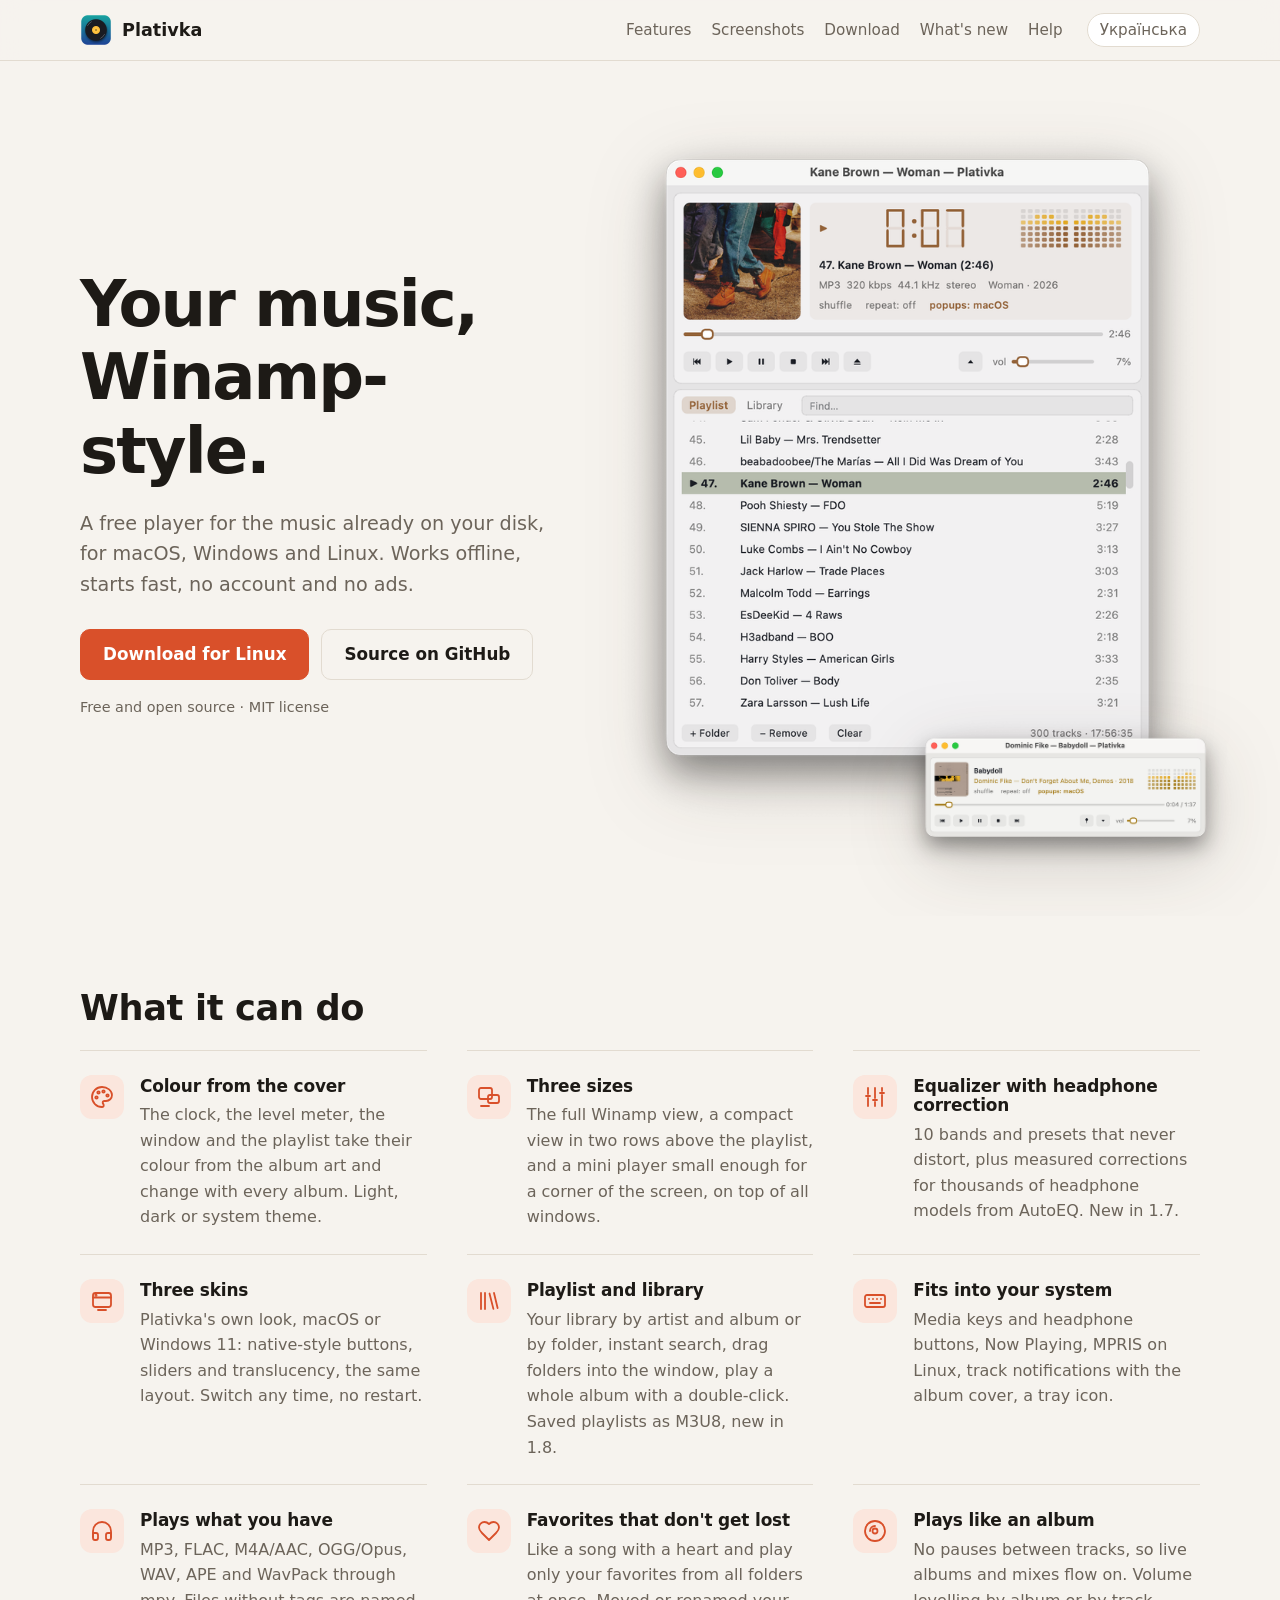
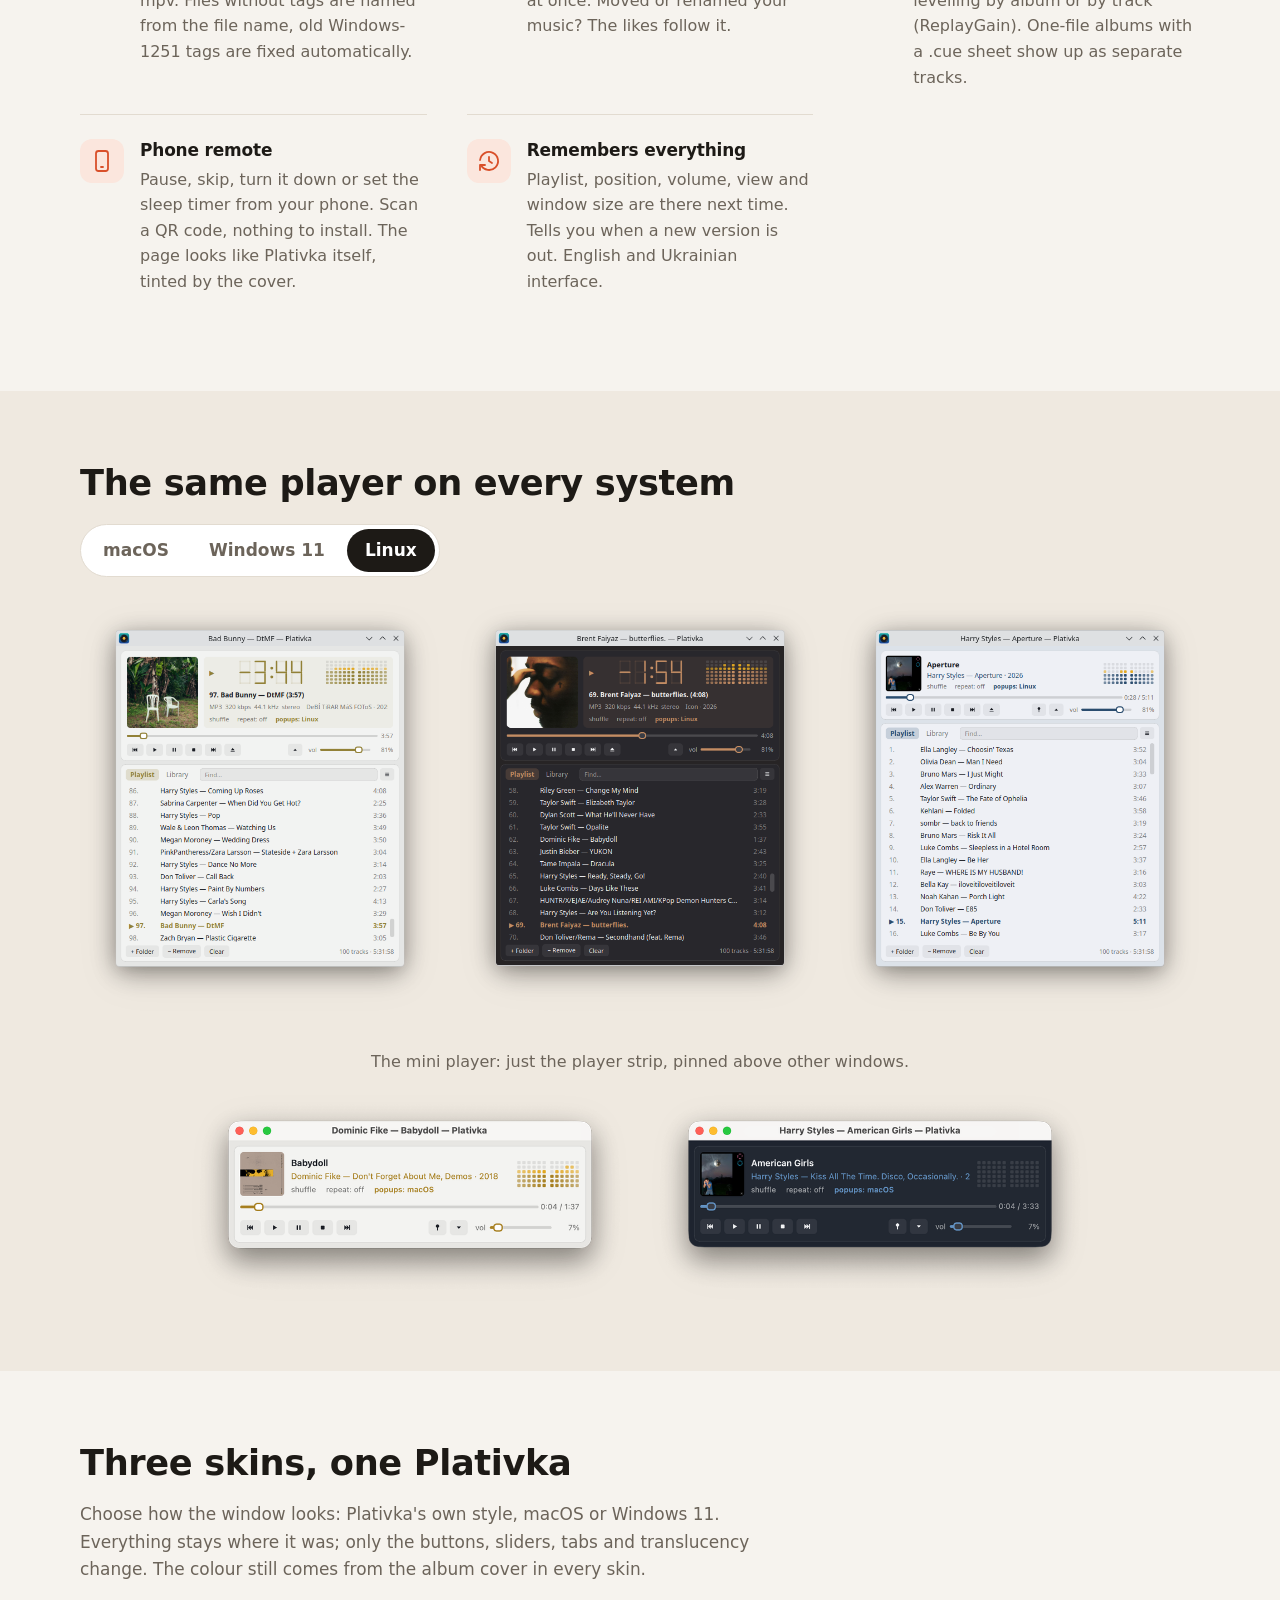
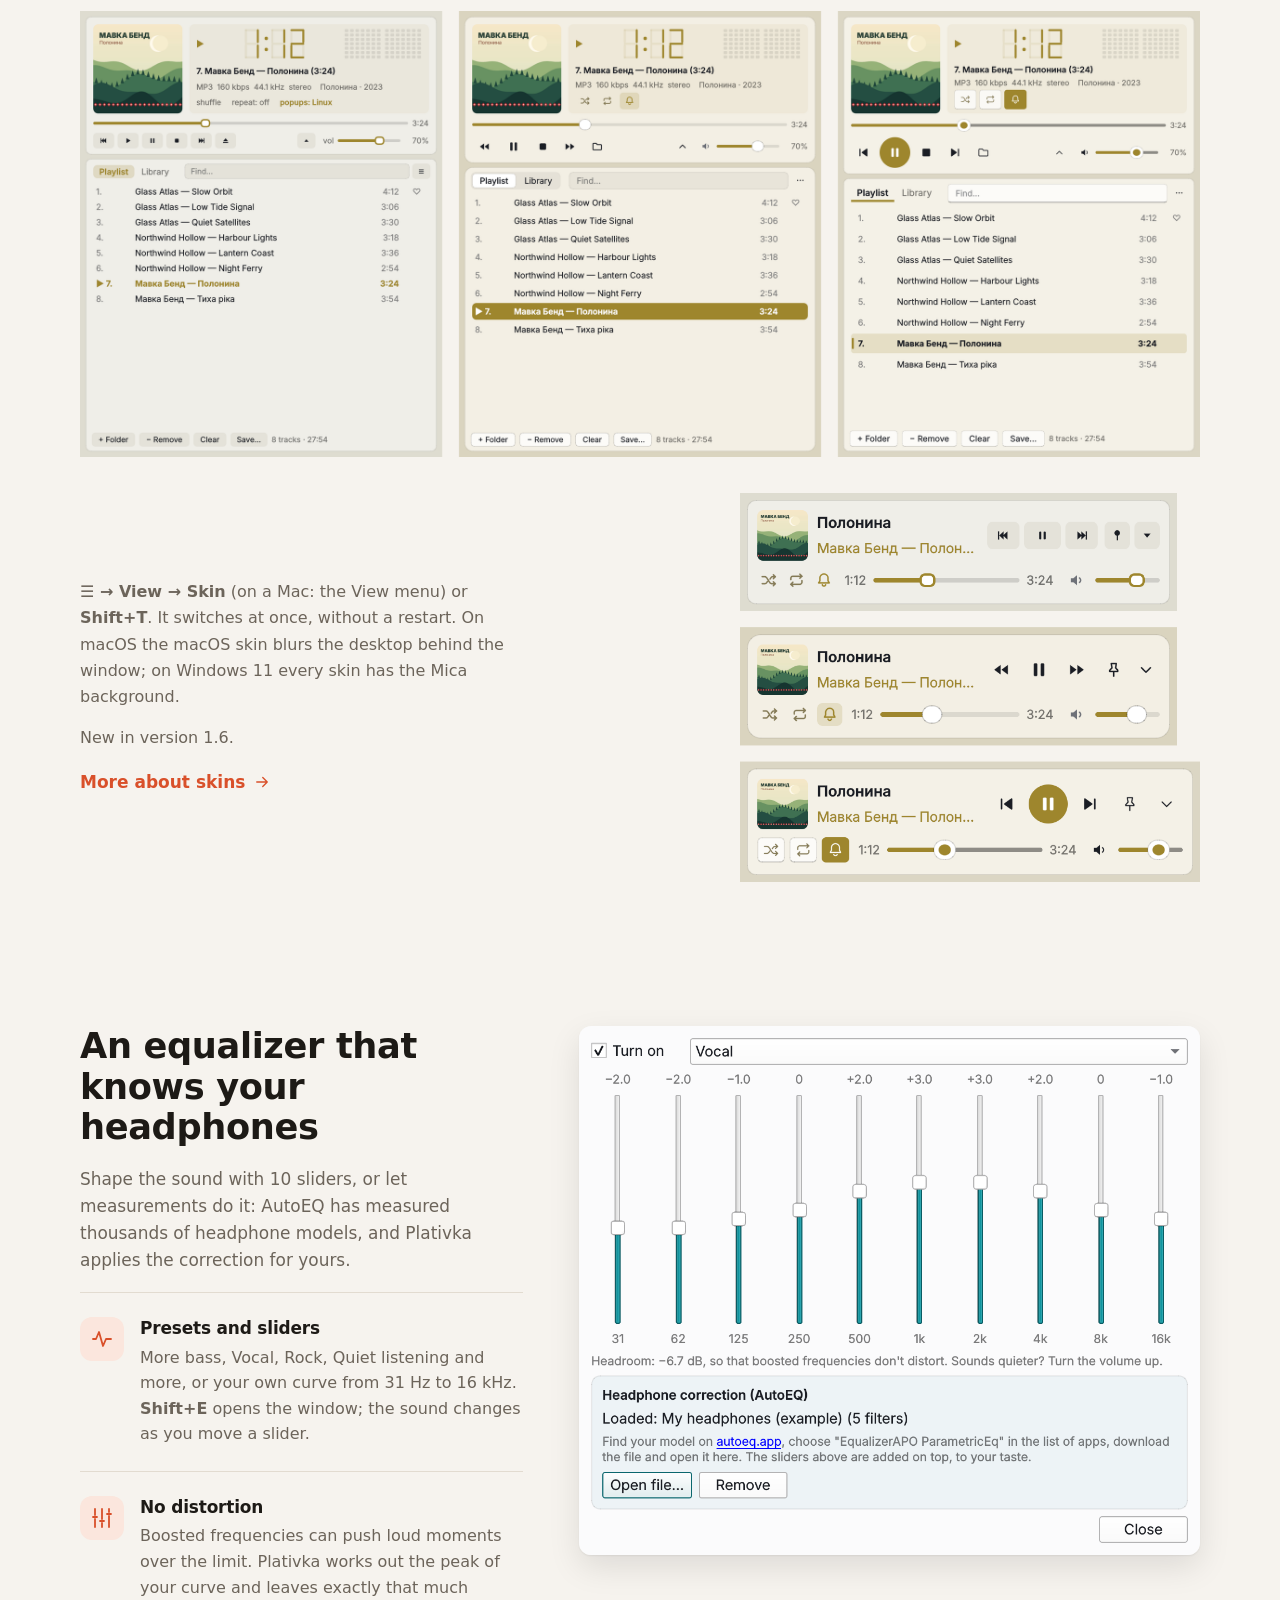
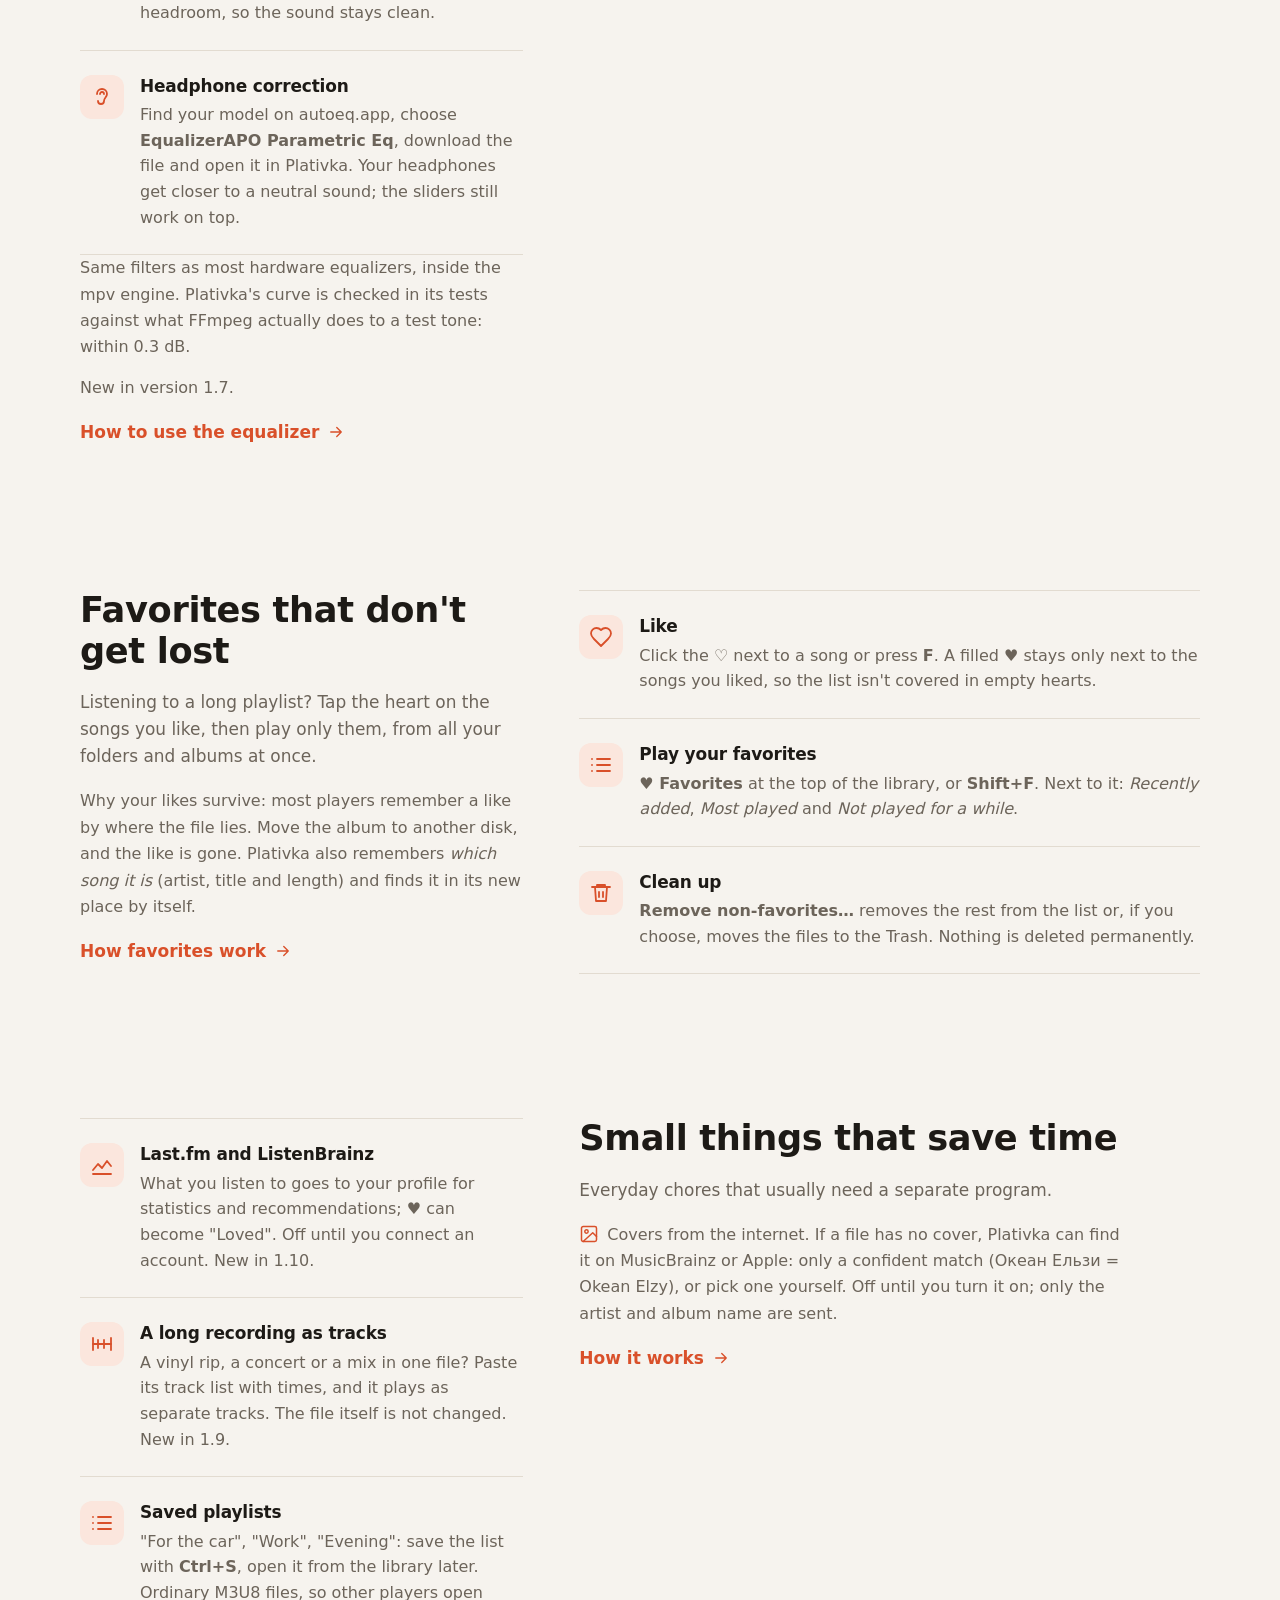
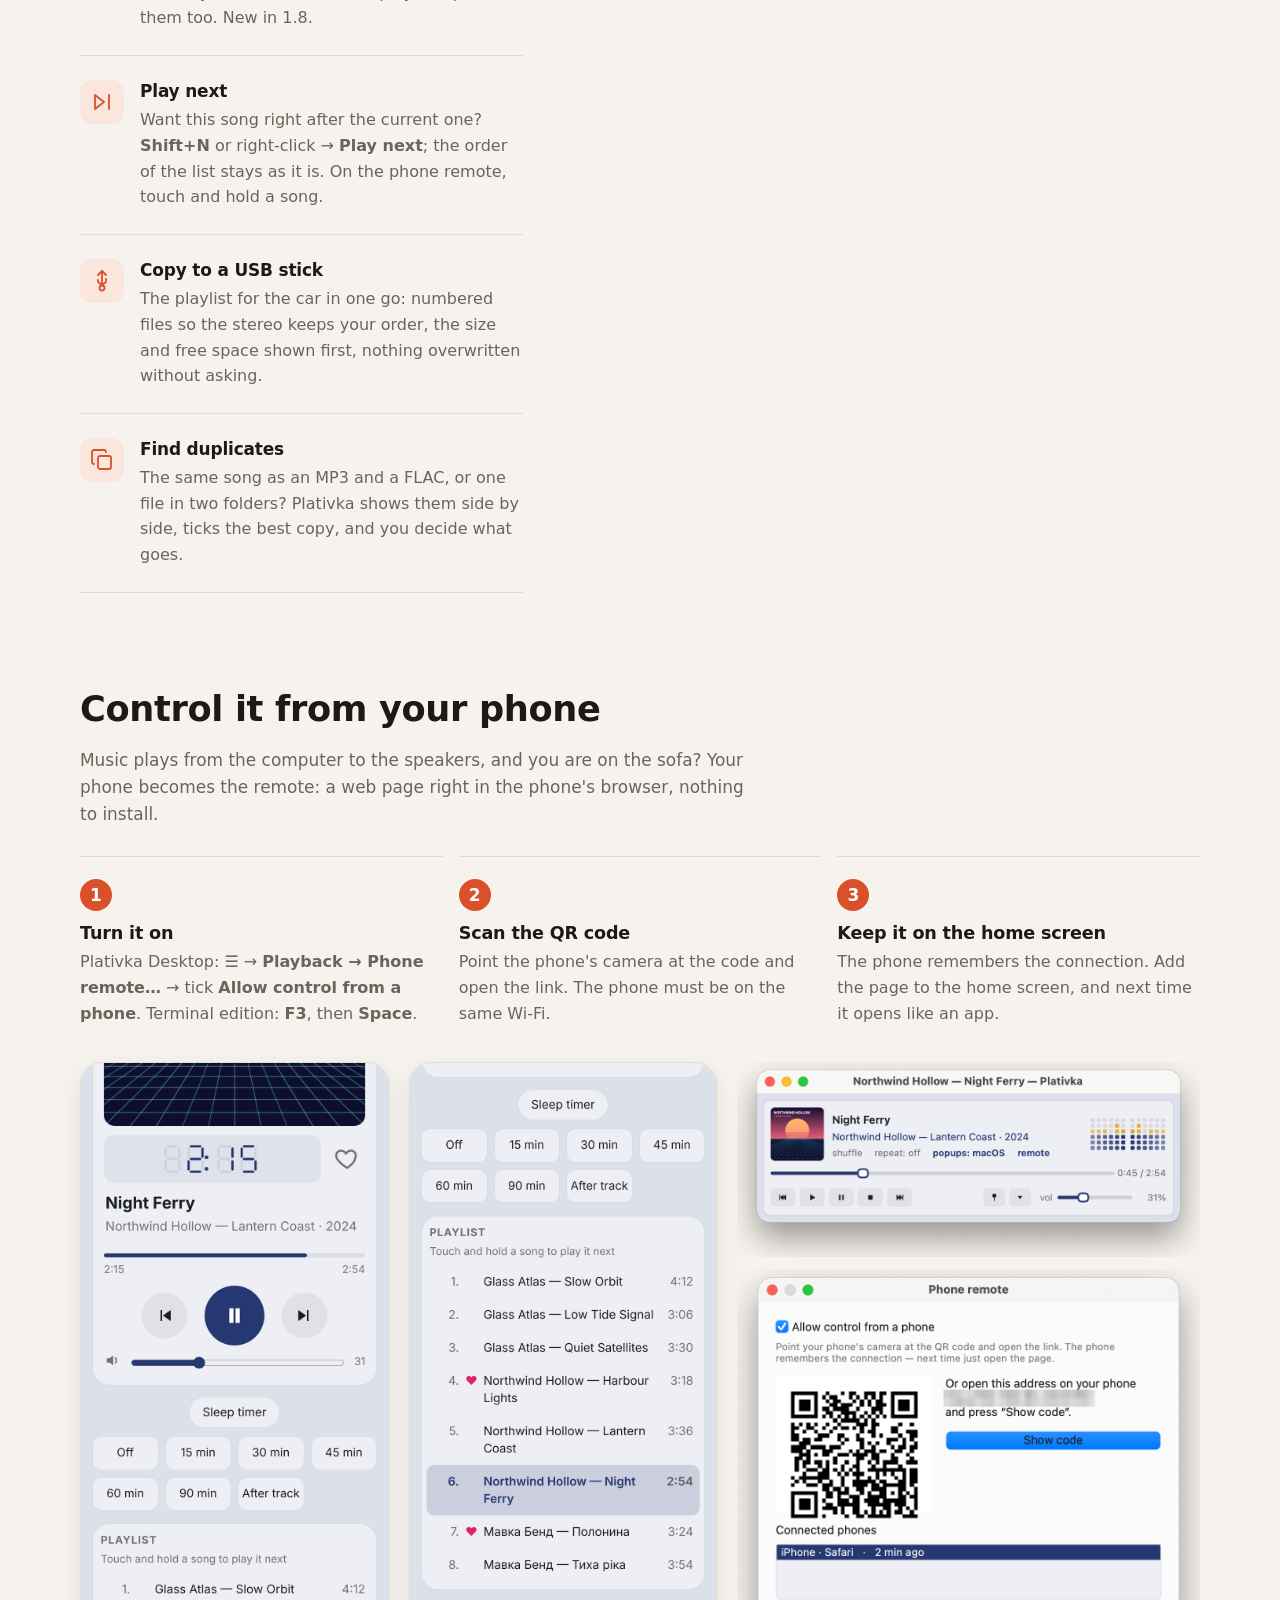
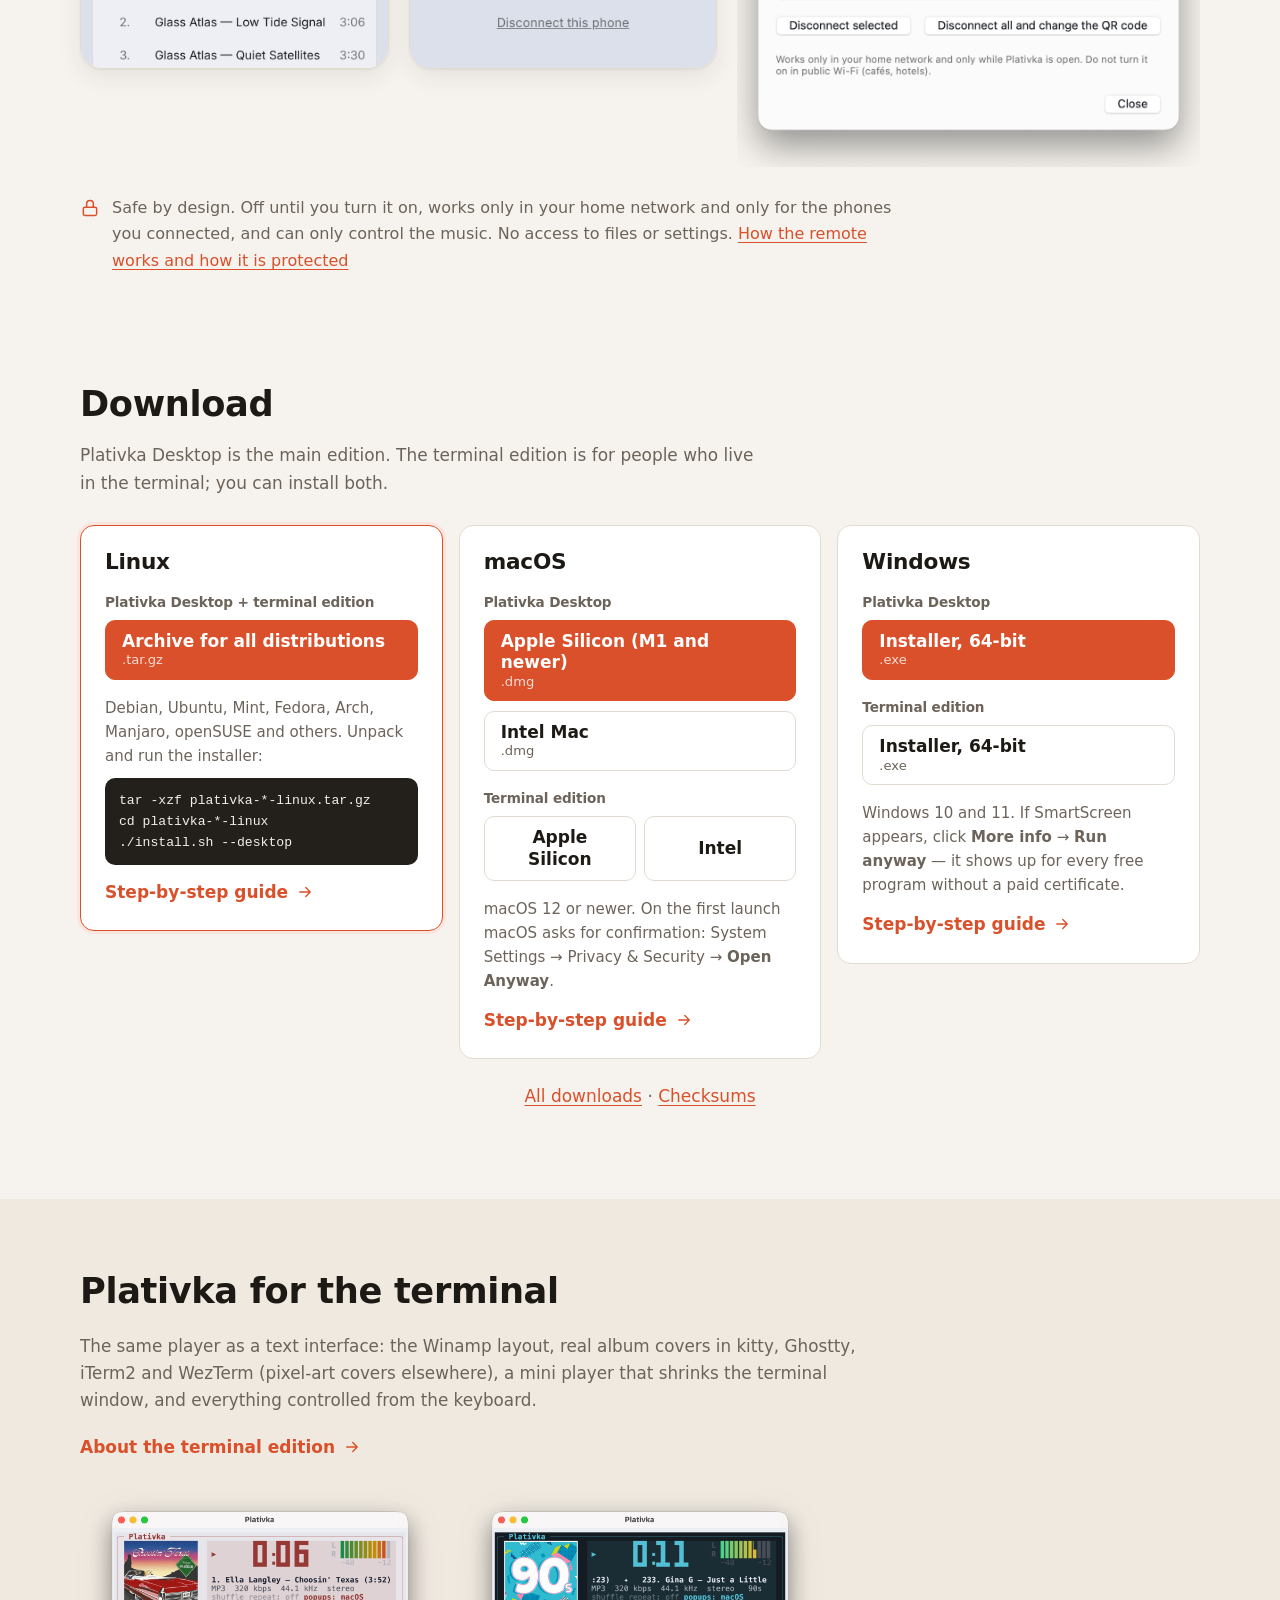
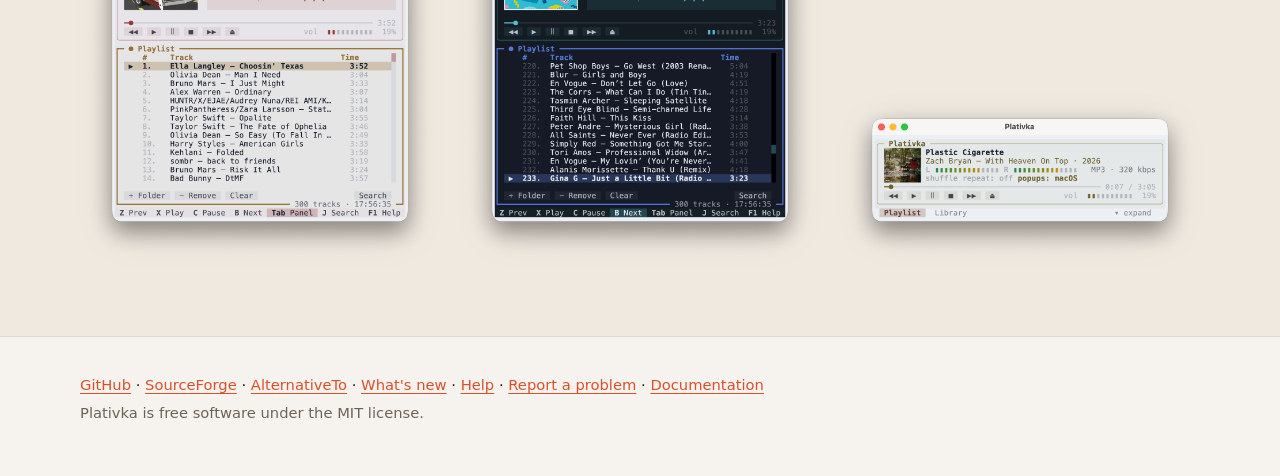
<file: docs/index.html>
<!doctype html>
<html lang="en">
<head>
<meta charset="utf-8">
<meta name="viewport" content="width=device-width, initial-scale=1">
<title>Plativka — a Winamp-style music player for macOS, Windows and Linux</title>
<meta name="description" content="Free, open-source Winamp-style music player for the music on your disk. Colours from the album cover, compact view and mini player, media keys, notifications with covers. For macOS, Windows and Linux.">
<link rel="canonical" href="https://dkindratyuk-web.github.io/plativka/">
<link rel="alternate" hreflang="en" href="https://dkindratyuk-web.github.io/plativka/">
<link rel="alternate" hreflang="uk" href="https://dkindratyuk-web.github.io/plativka/uk/">
<link rel="alternate" hreflang="x-default" href="https://dkindratyuk-web.github.io/plativka/">
<meta property="og:type" content="website">
<meta property="og:title" content="Plativka — a Winamp-style music player for macOS, Windows and Linux">
<meta property="og:description" content="Free, open-source Winamp-style music player for the music on your disk. Colours from the album cover, compact view and mini player, media keys, notifications with covers. For macOS, Windows and Linux.">
<meta property="og:url" content="https://dkindratyuk-web.github.io/plativka/">
<meta property="og:image" content="https://dkindratyuk-web.github.io/plativka/img/og.png">
<meta property="og:image:width" content="1200">
<meta property="og:image:height" content="630">
<meta name="twitter:card" content="summary_large_image">
<meta name="theme-color" content="#f6f3ee">
<link rel="icon" type="image/png" href="img/favicon.png">
<link rel="apple-touch-icon" href="img/icon-256.png">
<link rel="stylesheet" href="site.css">
<script type="application/ld+json">{"@context": "https://schema.org", "@type": "SoftwareApplication", "name": "Plativka", "alternateName": "Платівка", "applicationCategory": "MultimediaApplication", "operatingSystem": "macOS, Windows, Linux", "description": "Free, open-source Winamp-style music player for the music on your disk. Colours from the album cover, compact view and mini player, media keys, notifications with covers. For macOS, Windows and Linux.", "url": "https://dkindratyuk-web.github.io/plativka/", "downloadUrl": "https://github.com/dkindratyuk-web/plativka/releases/latest", "license": "https://opensource.org/licenses/MIT", "image": "https://dkindratyuk-web.github.io/plativka/img/og.png", "offers": {"@type": "Offer", "price": "0", "priceCurrency": "USD"}, "author": {"@type": "Person", "name": "dkindratyuk-web", "url": "https://github.com/dkindratyuk-web"}}</script>
</head>
<body>
<header class="top">
  <div class="wrap top-in">
    <a class="brand" href="./"><img src="img/icon-256.png" alt="" width="32" height="32">Plativka</a>
    <nav aria-label="Main"><a href="#features">Features</a><a href="#screenshots">Screenshots</a><a href="#download">Download</a><a href="whats-new/">What's new</a><a href="help/">Help</a></nav>
    <a class="lang" href="uk/" hreflang="uk">Українська</a>
  </div>
</header>

<main>
<section class="hero">
  <div class="wrap hero-in">
    <div class="hero-text">
      <h1>Your music,<br>Winamp-style.</h1>
      <p class="lead">A free player for the music already on your disk, for macOS, Windows and Linux. Works offline, starts fast, no account and no ads.</p>
      <div class="cta">
        <a class="btn btn-primary btn-big" id="hero-dl" href="#download">Download</a>
        <a class="btn btn-ghost btn-big" href="https://github.com/dkindratyuk-web/plativka">Source on GitHub</a>
      </div>
      <p class="hero-note"><span data-version-label>Latest version <b data-version>…</b> · </span>Free and open source · MIT license</p>
    </div>
    <div class="hero-shots" aria-hidden="false"><img src="img/desk-mac-en-full.png" alt="Full view, macOS" width="760" height="907" class="h1-shot"><img src="img/desk-mac-en-mini.png" alt="Mini player, macOS" width="760" height="353" class="h3-shot"></div>
  </div>
</section>

<section id="features" class="wrap sec">
  <h2>What it can do</h2>
  <ul class="features">
<li><svg class="f-ico" viewBox="0 0 24 24" aria-hidden="true"><circle cx="13.5" cy="6.5" r="1.2"/><circle cx="17.5" cy="10.5" r="1.2"/><circle cx="8.5" cy="7.5" r="1.2"/><circle cx="6.5" cy="12.5" r="1.2"/><path d="M12 2a10 10 0 0 0 0 20c1.1 0 1.7-.9 1.7-1.8 0-.5-.2-.9-.5-1.2-.3-.4-.5-.8-.5-1.3 0-1 .8-1.7 1.7-1.7H16a6 6 0 0 0 6-6c0-4.4-4.5-8-10-8z"/></svg><div><h3>Colour from the cover</h3><p>The clock, the level meter, the window and the playlist take their colour from the album art and change with every album. Light, dark or system theme.</p></div></li>
<li><svg class="f-ico" viewBox="0 0 24 24" aria-hidden="true"><rect x="2" y="3" width="13" height="11" rx="2"/><rect x="11" y="10" width="11" height="8" rx="2"/><path d="M4 21h8"/></svg><div><h3>Three sizes</h3><p>The full Winamp view, a compact view in two rows above the playlist, and a mini player small enough for a corner of the screen, on top of all windows.</p></div></li>
<li><svg class="f-ico" viewBox="0 0 24 24" aria-hidden="true"><path d="M5 3v6M5 13v8M12 3v10M12 17v4M19 3v3M19 10v11"/><path d="M3 11h4M10 15h4M17 8h4"/></svg><div><h3>Equalizer with headphone correction</h3><p>10 bands and presets that never distort, plus measured corrections for thousands of headphone models from AutoEQ. New in 1.7.</p></div></li>
<li><svg class="f-ico" viewBox="0 0 24 24" aria-hidden="true"><rect x="3" y="4" width="18" height="14" rx="2.5"/><path d="M3 8.5h18"/><circle cx="6" cy="6.3" r=".6"/><path d="M8 21h8"/></svg><div><h3>Three skins</h3><p>Plativka's own look, macOS or Windows 11: native-style buttons, sliders and translucency, the same layout. Switch any time, no restart.</p></div></li>
<li><svg class="f-ico" viewBox="0 0 24 24" aria-hidden="true"><path d="M4 4v16M8 4v16"/><path d="m12.5 4.5 3.9 15.4M17 4l3.6 15"/></svg><div><h3>Playlist and library</h3><p>Your library by artist and album or by folder, instant search, drag folders into the window, play a whole album with a double-click. Saved playlists as M3U8, new in 1.8.</p></div></li>
<li><svg class="f-ico" viewBox="0 0 24 24" aria-hidden="true"><rect x="2" y="6" width="20" height="12" rx="2"/><path d="M6 10h0M10 10h0M14 10h0M18 10h0M7 14h10"/></svg><div><h3>Fits into your system</h3><p>Media keys and headphone buttons, Now Playing, MPRIS on Linux, track notifications with the album cover, a tray icon.</p></div></li>
<li><svg class="f-ico" viewBox="0 0 24 24" aria-hidden="true"><path d="M3 18v-6a9 9 0 0 1 18 0v6"/><path d="M21 19a2 2 0 0 1-2 2h-1a2 2 0 0 1-2-2v-3a2 2 0 0 1 2-2h3zM3 19a2 2 0 0 0 2 2h1a2 2 0 0 0 2-2v-3a2 2 0 0 0-2-2H3z"/></svg><div><h3>Plays what you have</h3><p>MP3, FLAC, M4A/AAC, OGG/Opus, WAV, APE and WavPack through mpv. Files without tags are named from the file name, old Windows-1251 tags are fixed automatically.</p></div></li>
<li><svg class="f-ico" viewBox="0 0 24 24" aria-hidden="true"><path d="M19 14c1.5-1.5 3-3.2 3-5.5A5.5 5.5 0 0 0 16.5 3c-1.8 0-3 .5-4.5 2-1.5-1.5-2.7-2-4.5-2A5.5 5.5 0 0 0 2 8.5c0 2.3 1.5 4 3 5.5l7 7z"/></svg><div><h3>Favorites that don't get lost</h3><p>Like a song with a heart and play only your favorites from all folders at once. Moved or renamed your music? The likes follow it.</p></div></li>
<li><svg class="f-ico" viewBox="0 0 24 24" aria-hidden="true"><circle cx="12" cy="12" r="10"/><circle cx="12" cy="12" r="2.5"/><path d="M7 12a5 5 0 0 1 5-5"/></svg><div><h3>Plays like an album</h3><p>No pauses between tracks, so live albums and mixes flow on. Volume levelling by album or by track (ReplayGain). One-file albums with a .cue sheet show up as separate tracks.</p></div></li>
<li><svg class="f-ico" viewBox="0 0 24 24" aria-hidden="true"><rect x="6" y="2" width="12" height="20" rx="2.5"/><path d="M11 18h2"/></svg><div><h3>Phone remote</h3><p>Pause, skip, turn it down or set the sleep timer from your phone. Scan a QR code, nothing to install. The page looks like Plativka itself, tinted by the cover.</p></div></li>
<li><svg class="f-ico" viewBox="0 0 24 24" aria-hidden="true"><path d="M12 8v4l3 2"/><path d="M3.1 11a9 9 0 1 1 .9 5"/><path d="M3 21v-5h5"/></svg><div><h3>Remembers everything</h3><p>Playlist, position, volume, view and window size are there next time. Tells you when a new version is out. English and Ukrainian interface.</p></div></li>
  </ul>
</section>

<section id="screenshots" class="sec sec-tint">
  <div class="wrap">
    <h2>The same player on every system</h2>
    <div class="tabs" role="tablist"><button role="tab" data-tab="mac" aria-selected="true">macOS</button><button role="tab" data-tab="win" aria-selected="false">Windows 11</button><button role="tab" data-tab="linux" aria-selected="false">Linux</button></div>
    <div class="shots" data-panel="mac"><figure><img src="img/desk-mac-en-full.png" alt="Full view, macOS" width="760" height="907" loading="lazy"></figure><figure><img src="img/desk-mac-en-compact.png" alt="Compact view, macOS" width="760" height="907" loading="lazy"></figure><figure><img src="img/desk-mac-en-compact-dark.png" alt="Compact view, dark theme, macOS" width="760" height="907" loading="lazy"></figure></div><div class="shots" data-panel="win" hidden><figure><img src="img/desk-win-full.png" alt="Full view with the Mica background, Windows 11" width="760" height="799" loading="lazy"></figure><figure><img src="img/desk-win-full-dark.png" alt="Dark theme, Windows 11" width="760" height="799" loading="lazy"></figure><figure><img src="img/desk-win-compact.png" alt="Compact view, Windows 11" width="760" height="799" loading="lazy"></figure></div><div class="shots" data-panel="linux" hidden><figure><img src="img/desk-linux-en-full.png" alt="Full view, Kubuntu" width="646" height="732" loading="lazy"></figure><figure><img src="img/desk-linux-en-full-dark.png" alt="Dark theme, Kubuntu" width="648" height="732" loading="lazy"></figure><figure><img src="img/desk-linux-en-compact.png" alt="Compact view, Kubuntu" width="646" height="732" loading="lazy"></figure></div>
    <p class="cap">The mini player: just the player strip, pinned above other windows.</p>
    <div class="shots shots-mini"><figure><img src="img/desk-mac-en-mini.png" alt="Mini player, macOS" width="760" height="353" loading="lazy"></figure><figure><img src="img/desk-mac-en-mini-dark.png" alt="Mini player, dark theme, macOS" width="760" height="350" loading="lazy"></figure></div>
  </div>
</section>

<section id="skins" class="wrap sec">
  <h2>Three skins, one Plativka</h2>
  <p class="sub">Choose how the window looks: Plativka's own style, macOS or Windows 11. Everything stays where it was; only the buttons, sliders, tabs and translucency change. The colour still comes from the album cover in every skin.</p>
  <figure class="skins-shot"><img src="img/skins-en.png" alt="Plativka, macOS and Windows 11 skins with the same song" width="2412" height="960" loading="lazy"></figure>
  <div class="split skins-mini">
    <div class="split-text">
      <p class="aside"><b>☰ → View → Skin</b> (on a Mac: the View menu) or <b>Shift+T</b>. It switches at once, without a restart. On macOS the macOS skin blurs the desktop behind the window; on Windows 11 every skin has the Mica background.</p>
      <p class="aside soon">New in version 1.6.</p>
      <a class="more" href="https://github.com/dkindratyuk-web/plativka/blob/main/docs/en/desktop.md#skins">More about skins <svg class="ico-a" viewBox="0 0 24 24" aria-hidden="true"><path d="M5 12h14M13 6l6 6-6 6"/></svg></a>
    </div>
    <figure><img src="img/skins-mini.png" alt="Mini player in the three skins" width="800" height="678" loading="lazy"></figure>
  </div>
</section>

<section id="equalizer" class="wrap sec split">
  <div class="split-text">
    <h2>An equalizer that knows your headphones</h2>
    <p class="sub">Shape the sound with 10 sliders, or let measurements do it: AutoEQ has measured thousands of headphone models, and Plativka applies the correction for yours.</p>
    <ul class="rows"><li><svg class="f-ico" viewBox="0 0 24 24" aria-hidden="true"><path d="M3 12h3l3-7 4 14 3-7h5"/></svg><div><h3>Presets and sliders</h3><p>More bass, Vocal, Rock, Quiet listening and more, or your own curve from 31 Hz to 16 kHz. <b>Shift+E</b> opens the window; the sound changes as you move a slider.</p></div></li><li><svg class="f-ico" viewBox="0 0 24 24" aria-hidden="true"><path d="M5 3v6M5 13v8M12 3v10M12 17v4M19 3v3M19 10v11"/><path d="M3 11h4M10 15h4M17 8h4"/></svg><div><h3>No distortion</h3><p>Boosted frequencies can push loud moments over the limit. Plativka works out the peak of your curve and leaves exactly that much headroom, so the sound stays clean.</p></div></li><li><svg class="f-ico" viewBox="0 0 24 24" aria-hidden="true"><path d="M7 9a5 5 0 0 1 10 0c0 3-3 4-3 7a3 3 0 0 1-6 0"/><path d="M10 9a2 2 0 0 1 4 0"/></svg><div><h3>Headphone correction</h3><p>Find your model on autoeq.app, choose <b>EqualizerAPO Parametric Eq</b>, download the file and open it in Plativka. Your headphones get closer to a neutral sound; the sliders still work on top.</p></div></li></ul>
    <p class="aside">Same filters as most hardware equalizers, inside the mpv engine. Plativka's curve is checked in its tests against what FFmpeg actually does to a test tone: within 0.3 dB.</p>
    <p class="aside soon">New in version 1.7.</p>
    <a class="more" href="https://github.com/dkindratyuk-web/plativka/blob/main/docs/en/desktop.md#equalizer">How to use the equalizer <svg class="ico-a" viewBox="0 0 24 24" aria-hidden="true"><path d="M5 12h14M13 6l6 6-6 6"/></svg></a>
  </div>
  <figure class="eq-shot"><img src="img/eq-en.png" alt="The equalizer window with a preset and a headphone correction" width="1120" height="954" loading="lazy"></figure>
</section>

<section id="favorites" class="wrap sec split">
  <div class="split-text">
    <h2>Favorites that don't get lost</h2>
    <p class="sub">Listening to a long playlist? Tap the heart on the songs you like, then play only them, from all your folders and albums at once.</p>
    <p class="aside">Why your likes survive: most players remember a like by where the file lies. Move the album to another disk, and the like is gone. Plativka also remembers <i>which song it is</i> (artist, title and length) and finds it in its new place by itself.</p>
    <a class="more" href="https://github.com/dkindratyuk-web/plativka/blob/main/docs/en/desktop.md#favorites">How favorites work <svg class="ico-a" viewBox="0 0 24 24" aria-hidden="true"><path d="M5 12h14M13 6l6 6-6 6"/></svg></a>
  </div>
  <ul class="rows"><li><svg class="f-ico" viewBox="0 0 24 24" aria-hidden="true"><path d="M19 14c1.5-1.5 3-3.2 3-5.5A5.5 5.5 0 0 0 16.5 3c-1.8 0-3 .5-4.5 2-1.5-1.5-2.7-2-4.5-2A5.5 5.5 0 0 0 2 8.5c0 2.3 1.5 4 3 5.5l7 7z"/></svg><div><h3>Like</h3><p>Click the ♡ next to a song or press <b>F</b>. A filled ♥ stays only next to the songs you liked, so the list isn't covered in empty hearts.</p></div></li><li><svg class="f-ico" viewBox="0 0 24 24" aria-hidden="true"><path d="M8 6h13M8 12h13M8 18h13M3 6h0M3 12h0M3 18h0"/></svg><div><h3>Play your favorites</h3><p><b>♥ Favorites</b> at the top of the library, or <b>Shift+F</b>. Next to it: <i>Recently added</i>, <i>Most played</i> and <i>Not played for a while</i>.</p></div></li><li><svg class="f-ico" viewBox="0 0 24 24" aria-hidden="true"><path d="M3 6h18M8 6V4h8v2M6 6l1 14h10l1-14"/><path d="M10 11v5M14 11v5"/></svg><div><h3>Clean up</h3><p><b>Remove non-favorites…</b> removes the rest from the list or, if you choose, moves the files to the Trash. Nothing is deleted permanently.</p></div></li></ul>
</section>

<section id="tools" class="wrap sec split split-rev">
  <div class="split-text">
    <h2>Small things that save time</h2>
    <p class="sub">Everyday chores that usually need a separate program.</p>
    <p class="aside"><svg class="ico-i" viewBox="0 0 24 24" aria-hidden="true"><rect x="3" y="3" width="18" height="18" rx="2"/><circle cx="9" cy="9" r="2"/><path d="m21 15-4.5-4.5L5 21"/></svg>Covers from the internet. If a file has no cover, Plativka can find it on MusicBrainz or Apple: only a confident match (Океан Ельзи = Okean Elzy), or pick one yourself. Off until you turn it on; only the artist and album name are sent.</p>
    <a class="more" href="https://github.com/dkindratyuk-web/plativka/blob/main/docs/en/desktop.md#covers-from-the-internet">How it works <svg class="ico-a" viewBox="0 0 24 24" aria-hidden="true"><path d="M5 12h14M13 6l6 6-6 6"/></svg></a>
  </div>
  <ul class="rows"><li><svg class="f-ico" viewBox="0 0 24 24" aria-hidden="true"><path d="M3 17l5-6 4 4 5-7 4 5"/><path d="M3 21h18"/></svg><div><h3>Last.fm and ListenBrainz</h3><p>What you listen to goes to your profile for statistics and recommendations; ♥ can become "Loved". Off until you connect an account. New in 1.10.</p></div></li><li><svg class="f-ico" viewBox="0 0 24 24" aria-hidden="true"><path d="M3 12h18"/><path d="M8 8v8M14 8v8"/><path d="M3 6v12M21 6v12"/></svg><div><h3>A long recording as tracks</h3><p>A vinyl rip, a concert or a mix in one file? Paste its track list with times, and it plays as separate tracks. The file itself is not changed. New in 1.9.</p></div></li><li><svg class="f-ico" viewBox="0 0 24 24" aria-hidden="true"><path d="M8 6h13M8 12h13M8 18h13M3 6h0M3 12h0M3 18h0"/></svg><div><h3>Saved playlists</h3><p>"For the car", "Work", "Evening": save the list with <b>Ctrl+S</b>, open it from the library later. Ordinary M3U8 files, so other players open them too. New in 1.8.</p></div></li><li><svg class="f-ico" viewBox="0 0 24 24" aria-hidden="true"><path d="M5 5l9 7-9 7z"/><path d="M19 5v14"/></svg><div><h3>Play next</h3><p>Want this song right after the current one? <b>Shift+N</b> or right-click → <b>Play next</b>; the order of the list stays as it is. On the phone remote, touch and hold a song.</p></div></li><li><svg class="f-ico" viewBox="0 0 24 24" aria-hidden="true"><path d="M12 2v14"/><path d="m8 6 4-4 4 4"/><path d="M8 11v2l4 3 4-3v-3"/><circle cx="12" cy="19" r="2.5"/></svg><div><h3>Copy to a USB stick</h3><p>The playlist for the car in one go: numbered files so the stereo keeps your order, the size and free space shown first, nothing overwritten without asking.</p></div></li><li><svg class="f-ico" viewBox="0 0 24 24" aria-hidden="true"><rect x="8" y="8" width="13" height="13" rx="2"/><path d="M4 16a2 2 0 0 1-2-2V4a2 2 0 0 1 2-2h10a2 2 0 0 1 2 2"/></svg><div><h3>Find duplicates</h3><p>The same song as an MP3 and a FLAC, or one file in two folders? Plativka shows them side by side, ticks the best copy, and you decide what goes.</p></div></li></ul>
</section>

<section id="remote" class="wrap sec sec-top">
  <h2>Control it from your phone</h2>
  <p class="sub">Music plays from the computer to the speakers, and you are on the sofa? Your phone becomes the remote: a web page right in the phone's browser, nothing to install.</p>
  <ol class="steps"><li><h3>Turn it on</h3><p>Plativka Desktop: ☰ → <b>Playback → Phone remote…</b> → tick <b>Allow control from a phone</b>. Terminal edition: <b>F3</b>, then <b>Space</b>.</p></li><li><h3>Scan the QR code</h3><p>Point the phone's camera at the code and open the link. The phone must be on the same Wi-Fi.</p></li><li><h3>Keep it on the home screen</h3><p>The phone remembers the connection. Add the page to the home screen, and next time it opens like an app.</p></li></ol>
  <div class="rm-shots">
    <figure class="rm-phone"><img src="img/remote-phone-en.png" alt="The phone remote: the same song as on the computer, tinted by its cover" width="780" height="1538" loading="lazy"></figure><figure class="rm-phone"><img src="img/remote-phone-en-list.png" alt="Sleep timer and the playlist; touch and hold a song to play it next" width="780" height="1538" loading="lazy"></figure>
    <div class="rm-mac"><figure><img src="img/remote-player-en.png" alt="Plativka on the Mac, playing the same song" width="1114" height="468" loading="lazy"></figure><figure><img src="img/remote-window-en.png" alt="The remote window: QR code, connected phones" width="1038" height="1118" loading="lazy"></figure></div>
  </div>
  <p class="aside safe"><svg class="ico-i" viewBox="0 0 24 24" aria-hidden="true"><rect x="4" y="11" width="16" height="10" rx="2"/><path d="M8 11V7a4 4 0 0 1 8 0v4"/></svg><span>Safe by design. Off until you turn it on, works only in your home network and only for the phones you connected, and can only control the music. No access to files or settings. <a href="https://github.com/dkindratyuk-web/plativka/blob/main/docs/en/desktop.md#phone-remote">How the remote works and how it is protected</a></span></p>
</section>

<section id="download" class="wrap sec sec-top">
  <h2>Download <span class="ver" data-version></span></h2>
  <p class="sub">Plativka Desktop is the main edition. The terminal edition is for people who live in the terminal; you can install both.</p>
  <div class="dl-grid">
    <article class="dl-card" data-os="mac">
      <h3>macOS</h3>
      <h4>Plativka Desktop</h4>
      <a class="btn btn-primary" data-asset="desk-mac-arm" href="https://github.com/dkindratyuk-web/plativka/releases/latest"><span>Apple Silicon (M1 and newer)</span><small>.dmg</small></a>
      <a class="btn" data-asset="desk-mac-intel" href="https://github.com/dkindratyuk-web/plativka/releases/latest"><span>Intel Mac</span><small>.dmg</small></a>
      <h4>Terminal edition</h4>
      <div class="row"><a class="btn" data-asset="term-mac-arm" href="https://github.com/dkindratyuk-web/plativka/releases/latest"><span>Apple Silicon</span></a><a class="btn" data-asset="term-mac-intel" href="https://github.com/dkindratyuk-web/plativka/releases/latest"><span>Intel</span></a></div>
      <p class="note">macOS 12 or newer. On the first launch macOS asks for confirmation: System Settings → Privacy &amp; Security → <b>Open Anyway</b>.</p>
      <a class="more" href="https://github.com/dkindratyuk-web/plativka/blob/main/docs/en/install-macos.md">Step-by-step guide <svg class="ico-a" viewBox="0 0 24 24" aria-hidden="true"><path d="M5 12h14M13 6l6 6-6 6"/></svg></a>
    </article>
    <article class="dl-card" data-os="win">
      <h3>Windows</h3>
      <h4>Plativka Desktop</h4>
      <a class="btn btn-primary" data-asset="desk-win" href="https://github.com/dkindratyuk-web/plativka/releases/latest"><span>Installer, 64-bit</span><small>.exe</small></a>
      <h4>Terminal edition</h4>
      <a class="btn" data-asset="term-win" href="https://github.com/dkindratyuk-web/plativka/releases/latest"><span>Installer, 64-bit</span><small>.exe</small></a>
      <p class="note">Windows 10 and 11. If SmartScreen appears, click <b>More info</b> → <b>Run anyway</b> — it shows up for every free program without a paid certificate.</p>
      <a class="more" href="https://github.com/dkindratyuk-web/plativka/blob/main/docs/en/install-windows.md">Step-by-step guide <svg class="ico-a" viewBox="0 0 24 24" aria-hidden="true"><path d="M5 12h14M13 6l6 6-6 6"/></svg></a>
    </article>
    <article class="dl-card" data-os="linux">
      <h3>Linux</h3>
      <h4>Plativka Desktop + terminal edition</h4>
      <a class="btn btn-primary" data-asset="linux" href="https://github.com/dkindratyuk-web/plativka/releases/latest"><span>Archive for all distributions</span><small>.tar.gz</small></a>
      <p class="note">Debian, Ubuntu, Mint, Fedora, Arch, Manjaro, openSUSE and others. Unpack and run the installer:</p>
      <pre><code>tar -xzf plativka-*-linux.tar.gz
cd plativka-*-linux
./install.sh --desktop</code></pre>
      <a class="more" href="https://github.com/dkindratyuk-web/plativka/blob/main/docs/en/install-linux.md">Step-by-step guide <svg class="ico-a" viewBox="0 0 24 24" aria-hidden="true"><path d="M5 12h14M13 6l6 6-6 6"/></svg></a>
    </article>
  </div>
  <p class="dl-foot"><a href="https://github.com/dkindratyuk-web/plativka/releases/latest">All downloads</a> · <a data-asset="sums" href="https://github.com/dkindratyuk-web/plativka/releases/latest">Checksums</a></p>
</section>

<section id="terminal" class="sec sec-tint">
  <div class="wrap term">
    <div>
      <h2>Plativka for the terminal</h2>
      <p>The same player as a text interface: the Winamp layout, real album covers in kitty, Ghostty, iTerm2 and WezTerm (pixel-art covers elsewhere), a mini player that shrinks the terminal window, and everything controlled from the keyboard.</p>
      <a class="more" href="https://github.com/dkindratyuk-web/plativka/blob/main/docs/en/terminal.md">About the terminal edition <svg class="ico-a" viewBox="0 0 24 24" aria-hidden="true"><path d="M5 12h14M13 6l6 6-6 6"/></svg></a>
    </div>
    <div class="shots shots-term"><figure><img src="img/macos-en-winamp.png" alt="Terminal edition, Winamp layout" width="1250" height="1300" loading="lazy"></figure><figure><img src="img/macos-en-dark2.png" alt="Terminal edition, dark theme" width="1250" height="1300" loading="lazy"></figure><figure><img src="img/macos-en-mini.png" alt="Terminal edition, mini player" width="1250" height="580" loading="lazy"></figure></div>
  </div>
</section>
</main>

<footer class="foot">
  <div class="wrap foot-in">
    <p><a href="https://github.com/dkindratyuk-web/plativka">GitHub</a> · <a href="https://sourceforge.net/projects/plativka/">SourceForge</a> · <a href="https://alternativeto.net/software/plativka/about/">AlternativeTo</a> · <a href="whats-new/">What's new</a> · <a href="help/">Help</a> · <a href="https://github.com/dkindratyuk-web/plativka/issues">Report a problem</a> · <a href="https://github.com/dkindratyuk-web/plativka/blob/main/README.md">Documentation</a></p>
    <p class="muted">Plativka is free software under the MIT license.</p>
  </div>
</footer>
<script>window.PLATIVKA = {dlFor: {"mac": "Download for macOS", "win": "Download for Windows", "linux": "Download for Linux", "other": "Download"}, noList: "Could not load the list of files — open the release page."};</script>
<script src="site.js" defer></script>
</body>
</html>
</file>
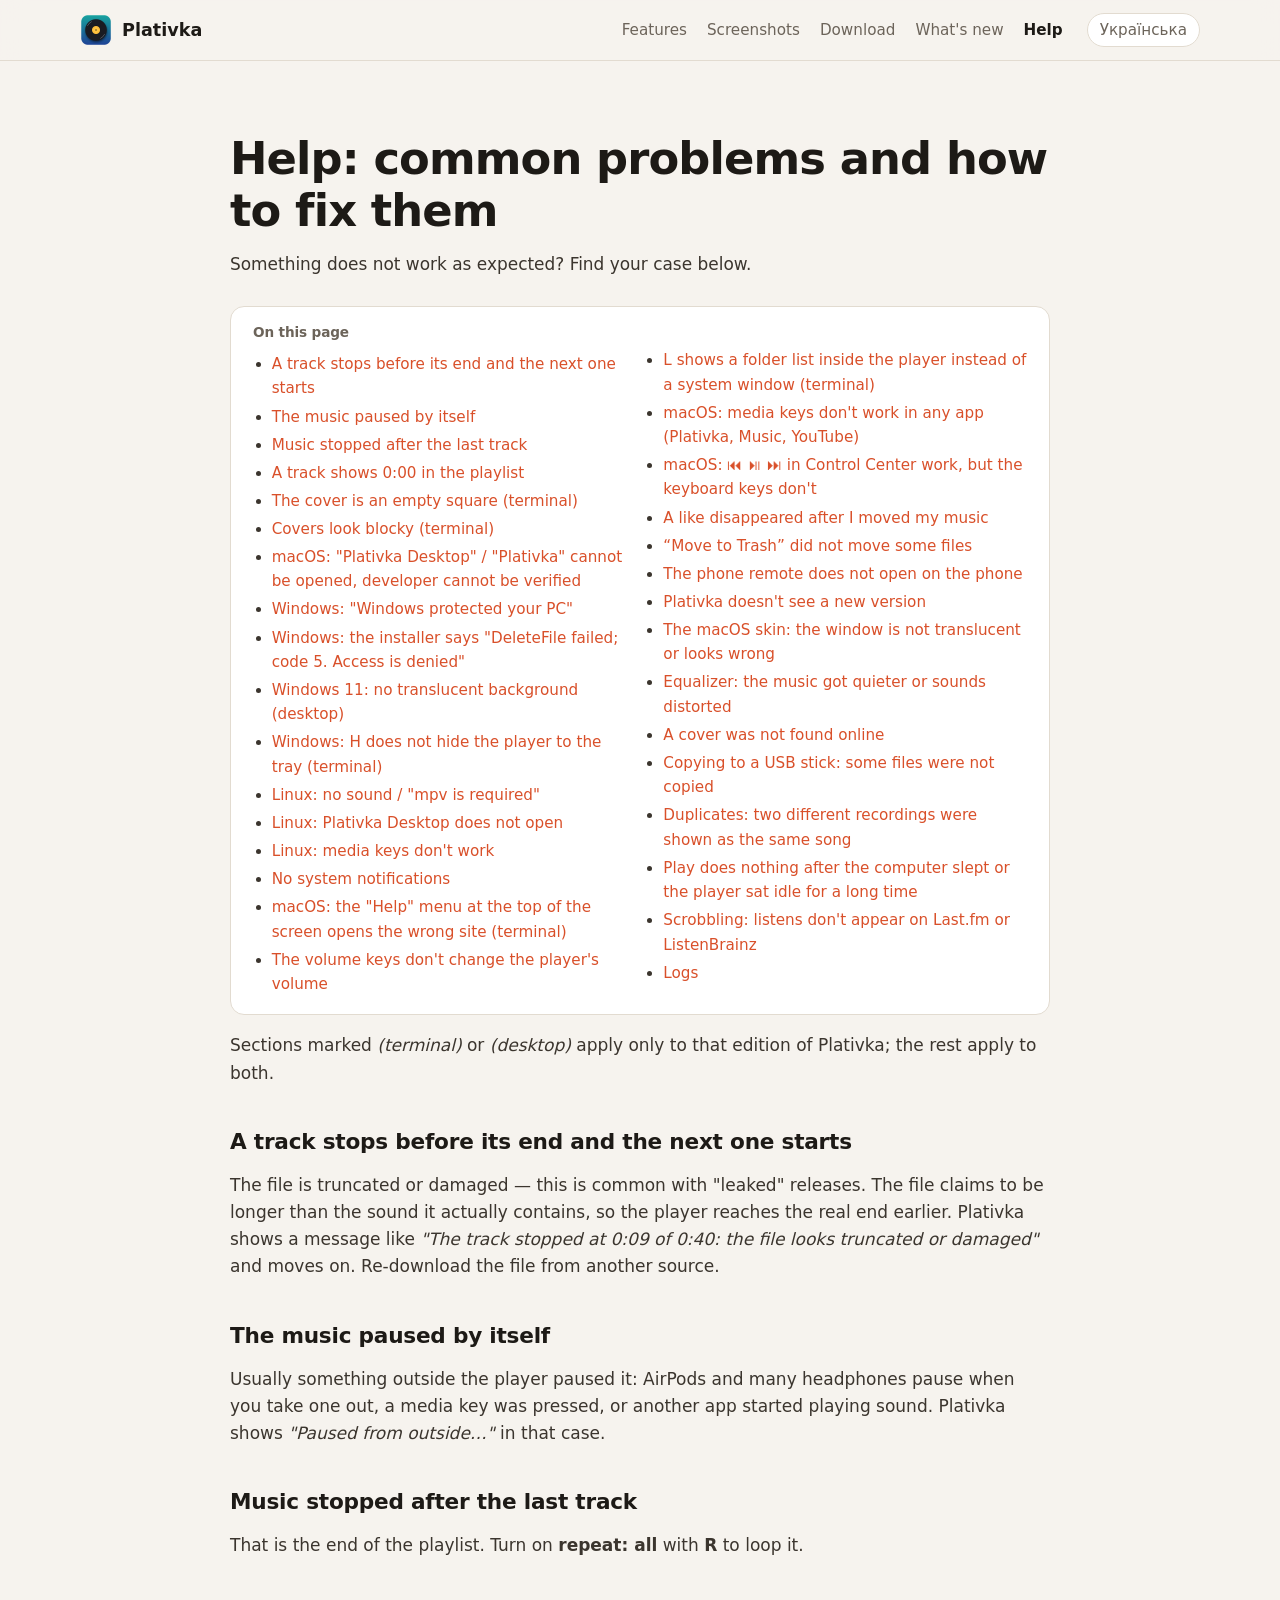
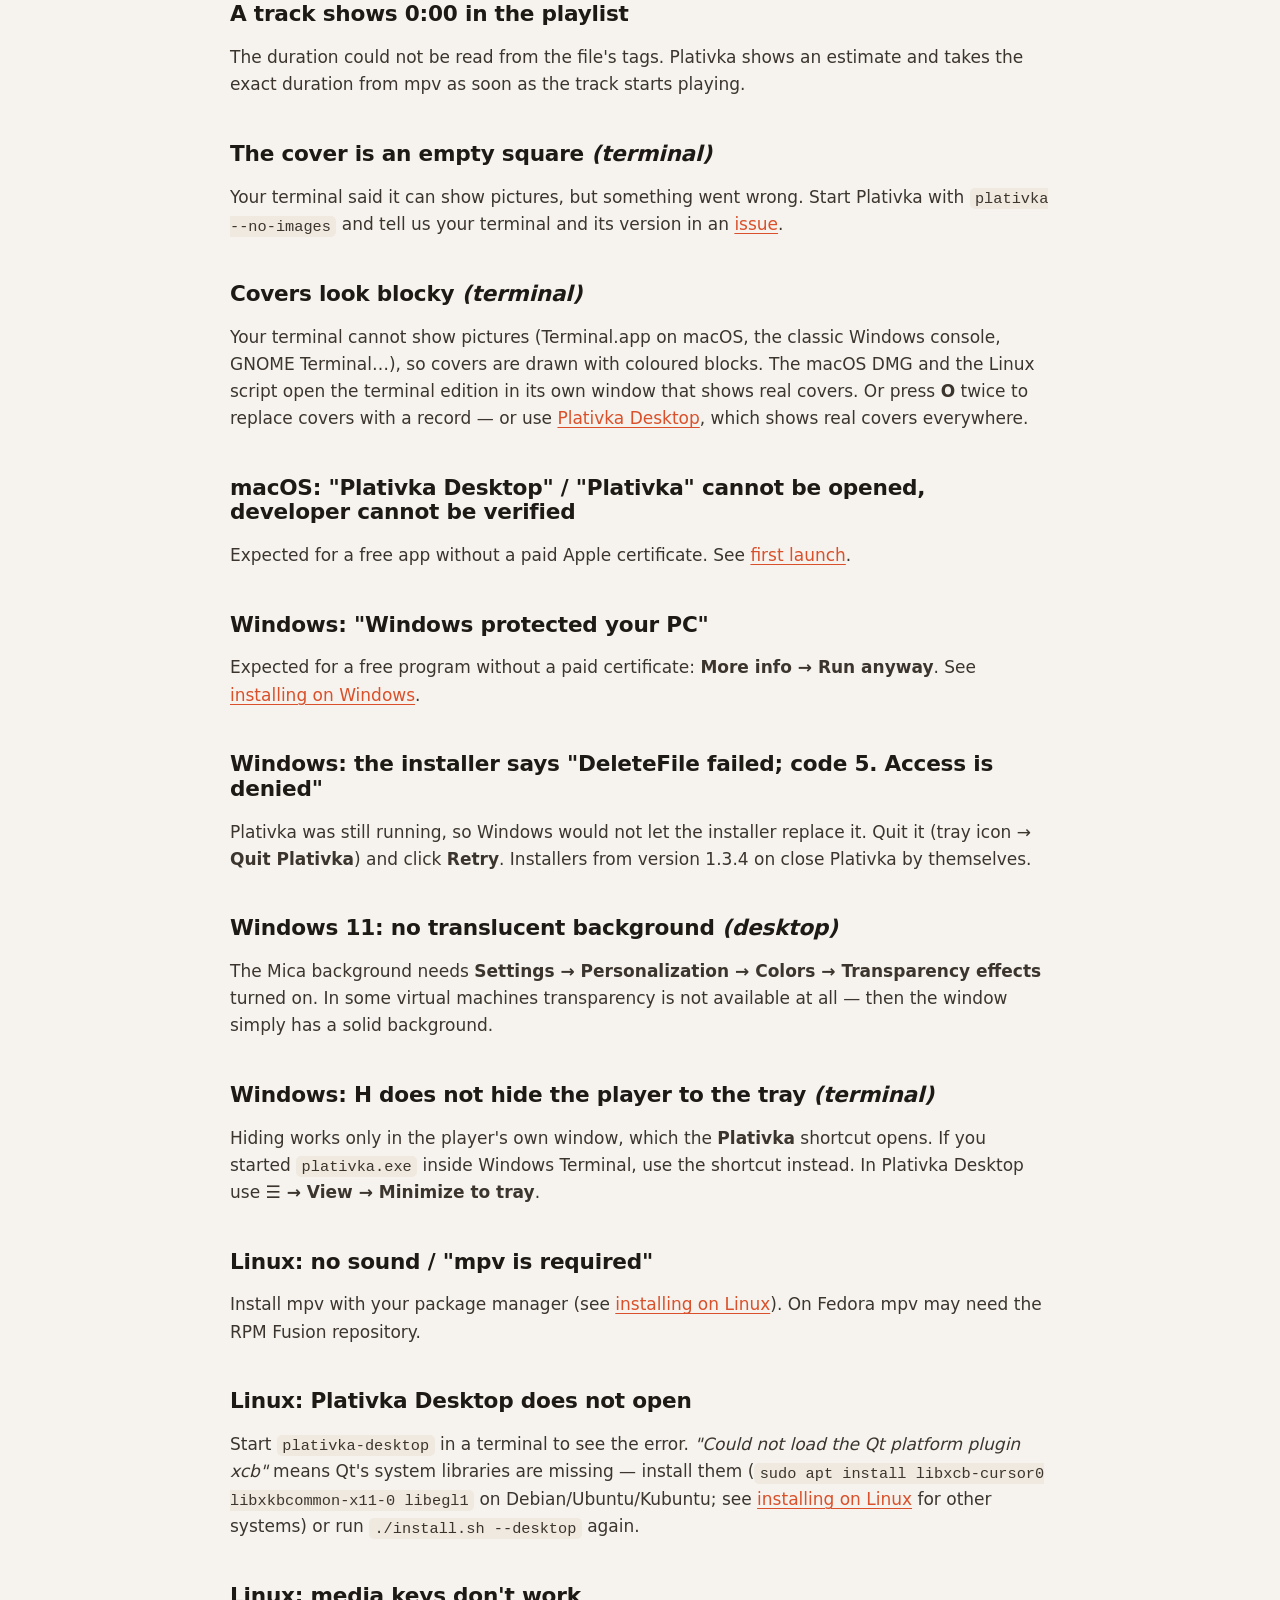
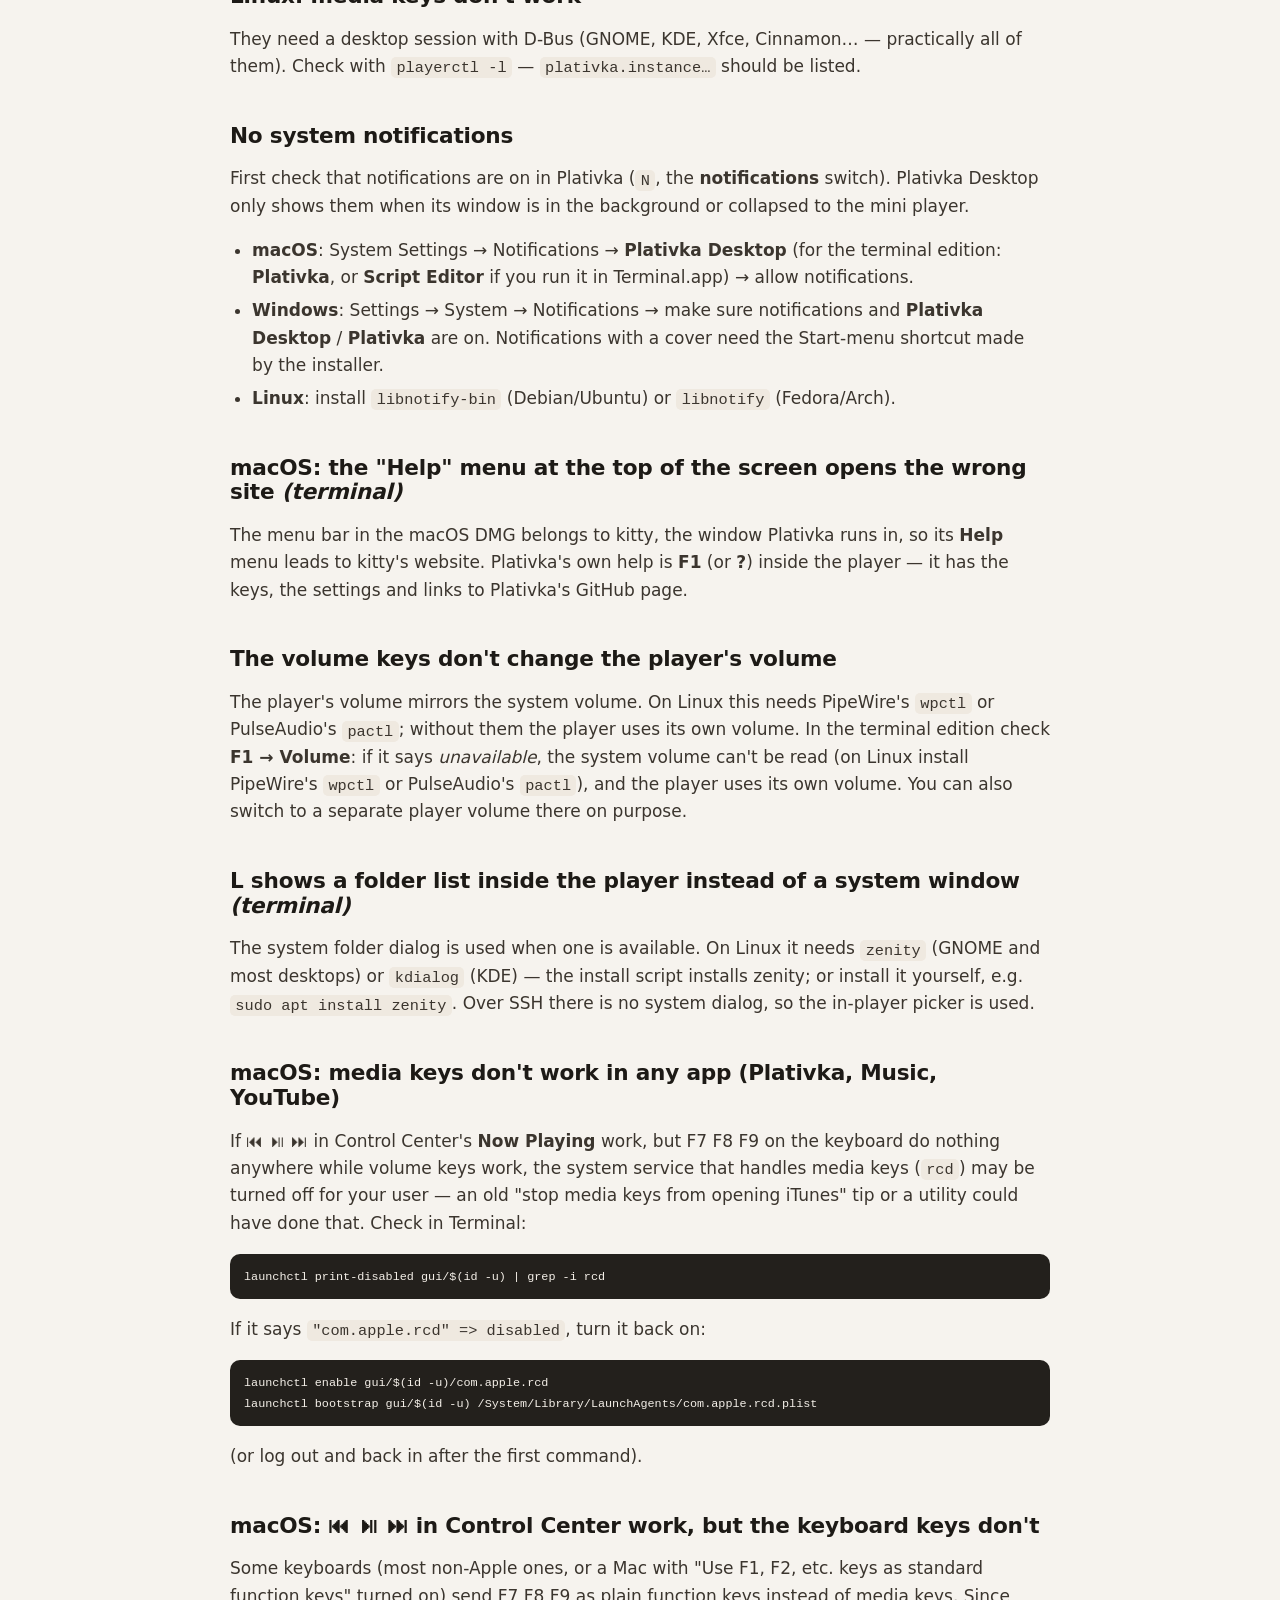
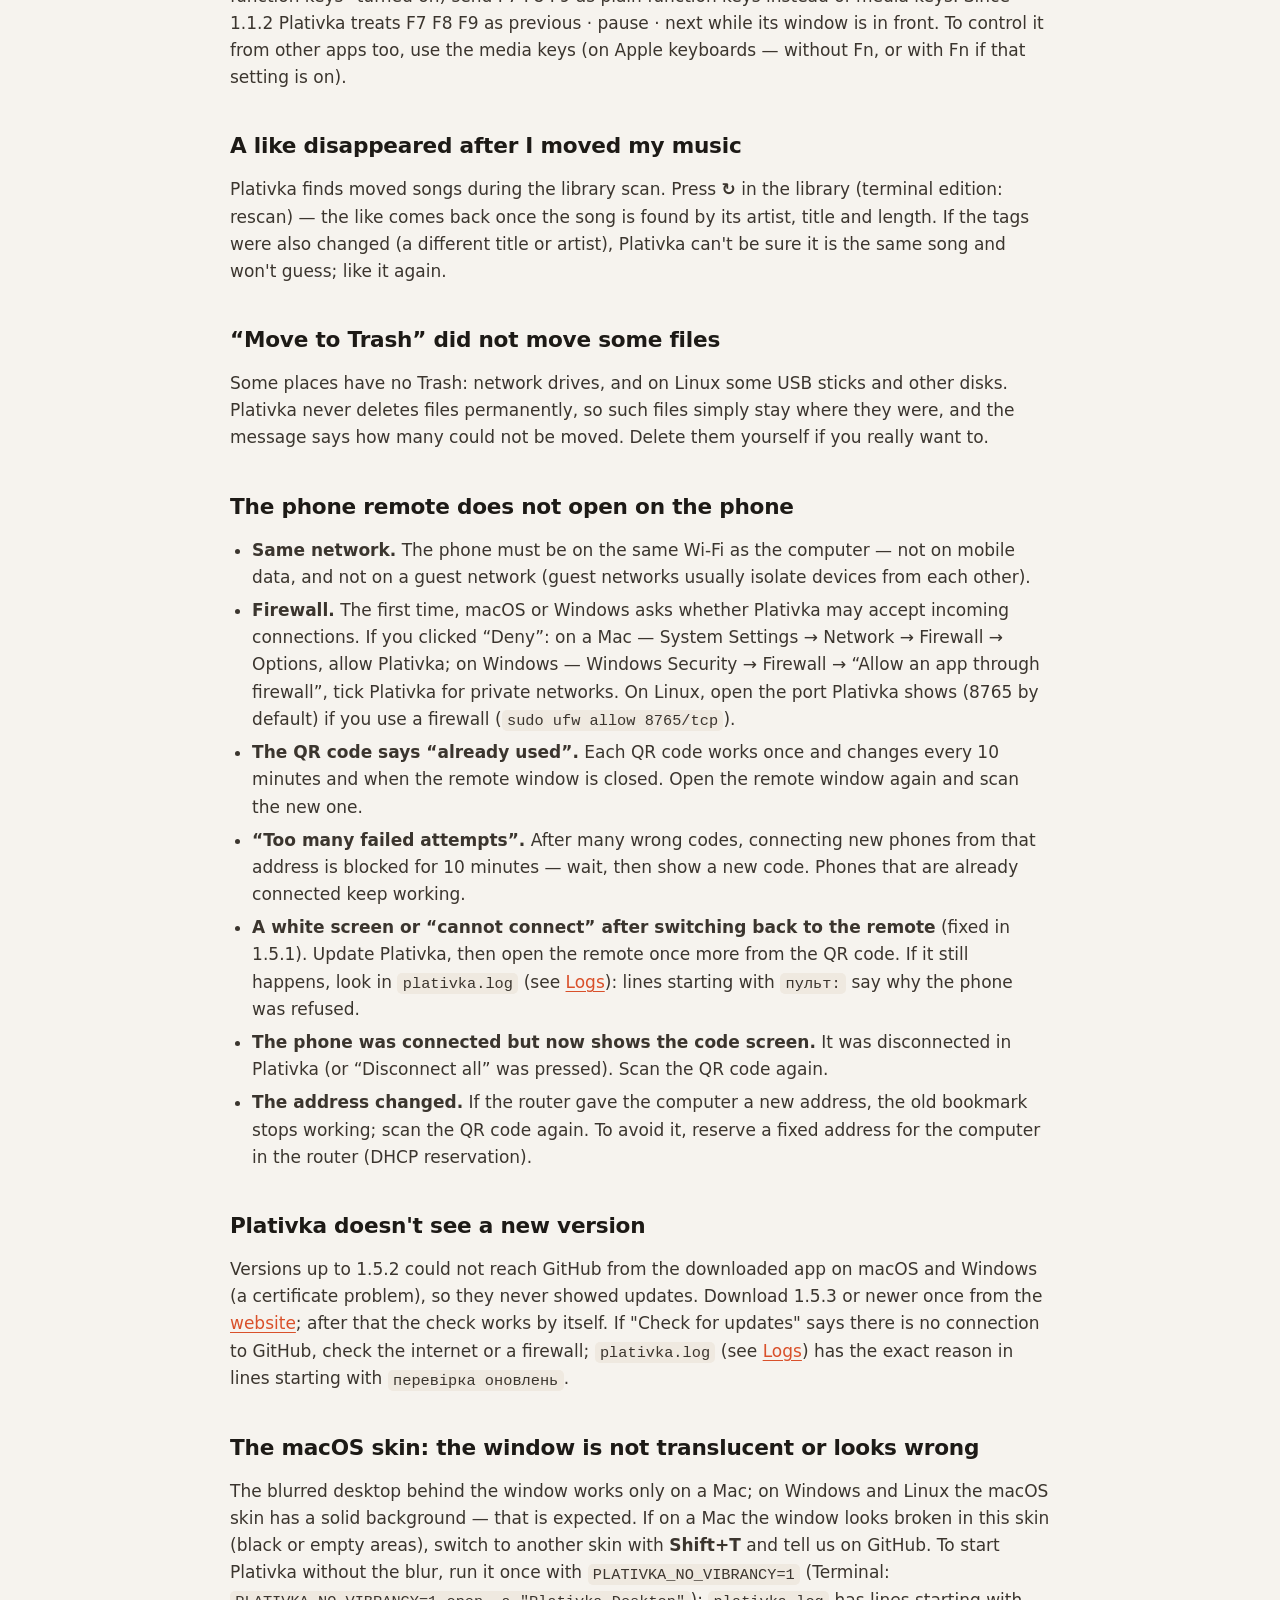
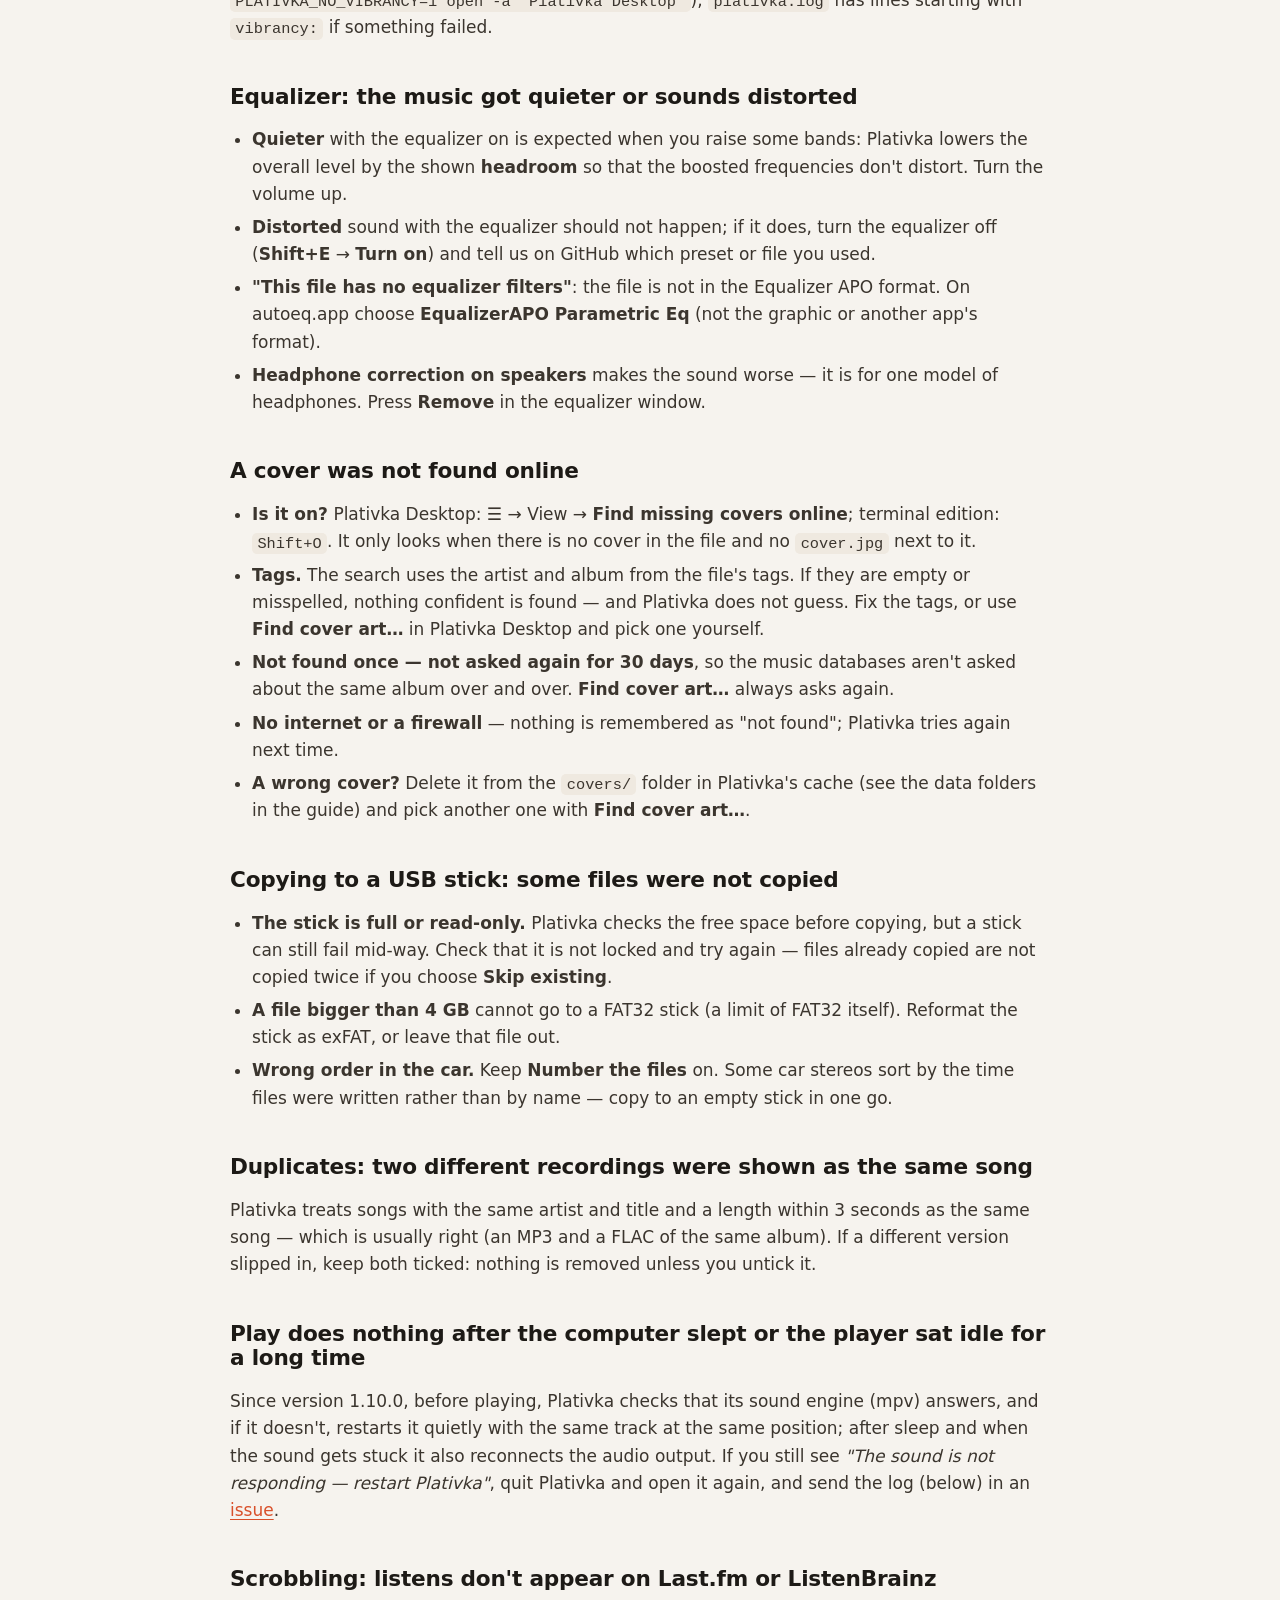
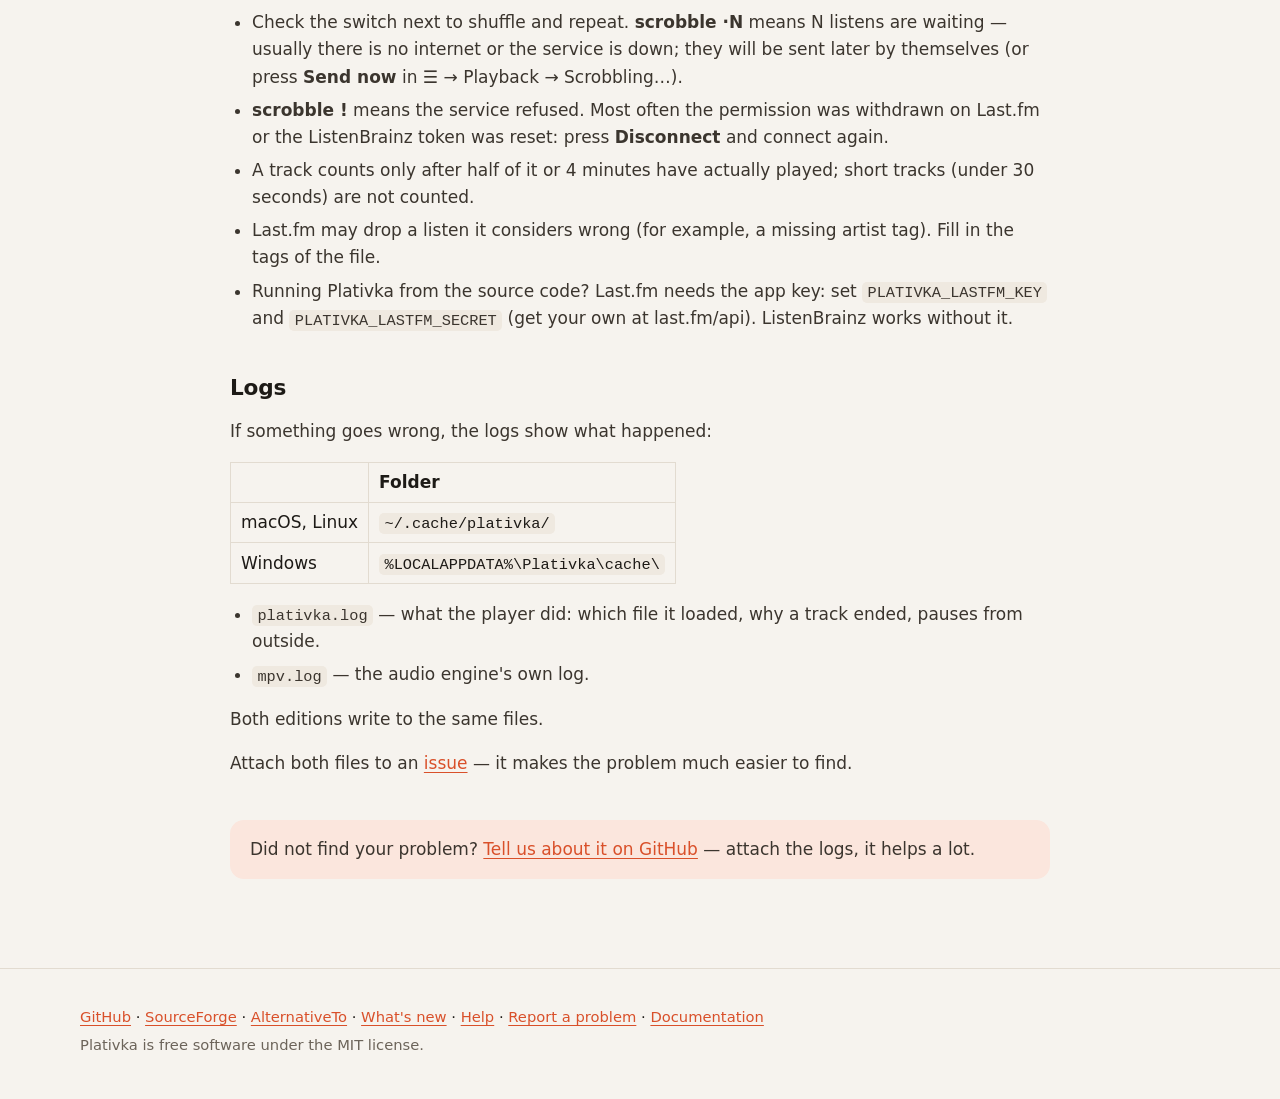
<file: docs/help/index.html>
<!doctype html>
<html lang="en">
<head>
<meta charset="utf-8">
<meta name="viewport" content="width=device-width, initial-scale=1">
<title>Help: common problems and how to fix them — Plativka</title>
<meta name="description" content="Something does not work as expected? Find your case below.">
<link rel="canonical" href="https://dkindratyuk-web.github.io/plativka/help/">
<link rel="alternate" hreflang="en" href="https://dkindratyuk-web.github.io/plativka/help/">
<link rel="alternate" hreflang="uk" href="https://dkindratyuk-web.github.io/plativka/uk/help/">
<link rel="alternate" hreflang="x-default" href="https://dkindratyuk-web.github.io/plativka/help/">
<meta property="og:type" content="website">
<meta property="og:title" content="Help: common problems and how to fix them — Plativka">
<meta property="og:description" content="Something does not work as expected? Find your case below.">
<meta property="og:url" content="https://dkindratyuk-web.github.io/plativka/help/">
<meta property="og:image" content="https://dkindratyuk-web.github.io/plativka/img/og.png">
<meta property="og:image:width" content="1200">
<meta property="og:image:height" content="630">
<meta name="twitter:card" content="summary_large_image">
<meta name="theme-color" content="#f6f3ee">
<link rel="icon" type="image/png" href="../img/favicon.png">
<link rel="apple-touch-icon" href="../img/icon-256.png">
<link rel="stylesheet" href="../site.css">
</head>
<body>
<header class="top">
  <div class="wrap top-in">
    <a class="brand" href="../"><img src="../img/icon-256.png" alt="" width="32" height="32">Plativka</a>
    <nav aria-label="Main"><a href="../#features">Features</a><a href="../#screenshots">Screenshots</a><a href="../#download">Download</a><a href="../whats-new/">What's new</a><a href="../help/" aria-current="page">Help</a></nav>
    <a class="lang" href="../uk/help/" hreflang="uk">Українська</a>
  </div>
</header>

<main class="wrap sec prose">
  <h1>Help: common problems and how to fix them</h1>
  <p class="sub">Something does not work as expected? Find your case below.</p>
  <nav class="toc" aria-label="On this page"><h2>On this page</h2><ul><li><a href="#a-track-stops-before-its-end-and-the-next-one-starts">A track stops before its end and the next one starts</a></li><li><a href="#the-music-paused-by-itself">The music paused by itself</a></li><li><a href="#music-stopped-after-the-last-track">Music stopped after the last track</a></li><li><a href="#a-track-shows-000-in-the-playlist">A track shows 0:00 in the playlist</a></li><li><a href="#the-cover-is-an-empty-square-terminal">The cover is an empty square (terminal)</a></li><li><a href="#covers-look-blocky-terminal">Covers look blocky (terminal)</a></li><li><a href="#macos-plativka-desktop-plativka-cannot-be-opened-developer-cannot-be-verified">macOS: "Plativka Desktop" / "Plativka" cannot be opened, developer cannot be verified</a></li><li><a href="#windows-windows-protected-your-pc">Windows: "Windows protected your PC"</a></li><li><a href="#windows-the-installer-says-deletefile-failed-code-5-access-is-denied">Windows: the installer says "DeleteFile failed; code 5. Access is denied"</a></li><li><a href="#windows-11-no-translucent-background-desktop">Windows 11: no translucent background (desktop)</a></li><li><a href="#windows-h-does-not-hide-the-player-to-the-tray-terminal">Windows: H does not hide the player to the tray (terminal)</a></li><li><a href="#linux-no-sound-mpv-is-required">Linux: no sound / "mpv is required"</a></li><li><a href="#linux-plativka-desktop-does-not-open">Linux: Plativka Desktop does not open</a></li><li><a href="#linux-media-keys-dont-work">Linux: media keys don't work</a></li><li><a href="#no-system-notifications">No system notifications</a></li><li><a href="#macos-the-help-menu-at-the-top-of-the-screen-opens-the-wrong-site-terminal">macOS: the "Help" menu at the top of the screen opens the wrong site (terminal)</a></li><li><a href="#the-volume-keys-dont-change-the-players-volume">The volume keys don't change the player's volume</a></li><li><a href="#l-shows-a-folder-list-inside-the-player-instead-of-a-system-window-terminal">L shows a folder list inside the player instead of a system window (terminal)</a></li><li><a href="#macos-media-keys-dont-work-in-any-app-plativka-music-youtube">macOS: media keys don't work in any app (Plativka, Music, YouTube)</a></li><li><a href="#macos-in-control-center-work-but-the-keyboard-keys-dont">macOS: ⏮ ⏯ ⏭ in Control Center work, but the keyboard keys don't</a></li><li><a href="#a-like-disappeared-after-i-moved-my-music">A like disappeared after I moved my music</a></li><li><a href="#move-to-trash-did-not-move-some-files">“Move to Trash” did not move some files</a></li><li><a href="#the-phone-remote-does-not-open-on-the-phone">The phone remote does not open on the phone</a></li><li><a href="#plativka-doesnt-see-a-new-version">Plativka doesn't see a new version</a></li><li><a href="#the-macos-skin-the-window-is-not-translucent-or-looks-wrong">The macOS skin: the window is not translucent or looks wrong</a></li><li><a href="#equalizer-the-music-got-quieter-or-sounds-distorted">Equalizer: the music got quieter or sounds distorted</a></li><li><a href="#a-cover-was-not-found-online">A cover was not found online</a></li><li><a href="#copying-to-a-usb-stick-some-files-were-not-copied">Copying to a USB stick: some files were not copied</a></li><li><a href="#duplicates-two-different-recordings-were-shown-as-the-same-song">Duplicates: two different recordings were shown as the same song</a></li><li><a href="#play-does-nothing-after-the-computer-slept-or-the-player-sat-idle-for-a-long-time">Play does nothing after the computer slept or the player sat idle for a long time</a></li><li><a href="#scrobbling-listens-dont-appear-on-lastfm-or-listenbrainz">Scrobbling: listens don't appear on Last.fm or ListenBrainz</a></li><li><a href="#logs">Logs</a></li></ul></nav>
  <p>Sections marked <em>(terminal)</em> or <em>(desktop)</em> apply only to that edition of Plativka; the rest apply to both.</p>
<h2 id="a-track-stops-before-its-end-and-the-next-one-starts">A track stops before its end and the next one starts</h2>
<p>The file is truncated or damaged — this is common with "leaked" releases. The file claims to be longer than the sound it actually contains, so the player reaches the real end earlier. Plativka shows a message like <em>"The track stopped at 0:09 of 0:40: the file looks truncated or damaged"</em> and moves on. Re-download the file from another source.</p>
<h2 id="the-music-paused-by-itself">The music paused by itself</h2>
<p>Usually something outside the player paused it: AirPods and many headphones pause when you take one out, a media key was pressed, or another app started playing sound. Plativka shows <em>"Paused from outside…"</em> in that case.</p>
<h2 id="music-stopped-after-the-last-track">Music stopped after the last track</h2>
<p>That is the end of the playlist. Turn on <strong>repeat: all</strong> with <strong>R</strong> to loop it.</p>
<h2 id="a-track-shows-000-in-the-playlist">A track shows 0:00 in the playlist</h2>
<p>The duration could not be read from the file's tags. Plativka shows an estimate and takes the exact duration from mpv as soon as the track starts playing.</p>
<h2 id="the-cover-is-an-empty-square-terminal">The cover is an empty square <em>(terminal)</em></h2>
<p>Your terminal said it can show pictures, but something went wrong. Start Plativka with <code>plativka --no-images</code> and tell us your terminal and its version in an <a href="https://github.com/dkindratyuk-web/plativka/issues">issue</a>.</p>
<h2 id="covers-look-blocky-terminal">Covers look blocky <em>(terminal)</em></h2>
<p>Your terminal cannot show pictures (Terminal.app on macOS, the classic Windows console, GNOME Terminal…), so covers are drawn with coloured blocks. The macOS DMG and the Linux script open the terminal edition in its own window that shows real covers. Or press <strong>O</strong> twice to replace covers with a record — or use <a href="https://github.com/dkindratyuk-web/plativka/blob/main/docs/en/desktop.md">Plativka Desktop</a>, which shows real covers everywhere.</p>
<h2 id="macos-plativka-desktop-plativka-cannot-be-opened-developer-cannot-be-verified">macOS: "Plativka Desktop" / "Plativka" cannot be opened, developer cannot be verified</h2>
<p>Expected for a free app without a paid Apple certificate. See <a href="https://github.com/dkindratyuk-web/plativka/blob/main/docs/en/install-macos.md#3-first-launch-one-time-only">first launch</a>.</p>
<h2 id="windows-windows-protected-your-pc">Windows: "Windows protected your PC"</h2>
<p>Expected for a free program without a paid certificate: <strong>More info → Run anyway</strong>. See <a href="https://github.com/dkindratyuk-web/plativka/blob/main/docs/en/install-windows.md">installing on Windows</a>.</p>
<h2 id="windows-the-installer-says-deletefile-failed-code-5-access-is-denied">Windows: the installer says "DeleteFile failed; code 5. Access is denied"</h2>
<p>Plativka was still running, so Windows would not let the installer replace it. Quit it (tray icon → <strong>Quit Plativka</strong>) and click <strong>Retry</strong>. Installers from version 1.3.4 on close Plativka by themselves.</p>
<h2 id="windows-11-no-translucent-background-desktop">Windows 11: no translucent background <em>(desktop)</em></h2>
<p>The Mica background needs <strong>Settings → Personalization → Colors → Transparency effects</strong> turned on. In some virtual machines transparency is not available at all — then the window simply has a solid background.</p>
<h2 id="windows-h-does-not-hide-the-player-to-the-tray-terminal">Windows: H does not hide the player to the tray <em>(terminal)</em></h2>
<p>Hiding works only in the player's own window, which the <strong>Plativka</strong> shortcut opens. If you started <code>plativka.exe</code> inside Windows Terminal, use the shortcut instead. In Plativka Desktop use <strong>☰ → View → Minimize to tray</strong>.</p>
<h2 id="linux-no-sound-mpv-is-required">Linux: no sound / "mpv is required"</h2>
<p>Install mpv with your package manager (see <a href="https://github.com/dkindratyuk-web/plativka/blob/main/docs/en/install-linux.md#what-exactly-happens-on-each-system">installing on Linux</a>). On Fedora mpv may need the RPM Fusion repository.</p>
<h2 id="linux-plativka-desktop-does-not-open">Linux: Plativka Desktop does not open</h2>
<p>Start <code>plativka-desktop</code> in a terminal to see the error. <em>"Could not load the Qt platform plugin xcb"</em> means Qt's system libraries are missing — install them (<code>sudo apt install libxcb-cursor0 libxkbcommon-x11-0 libegl1</code> on Debian/Ubuntu/Kubuntu; see <a href="https://github.com/dkindratyuk-web/plativka/blob/main/docs/en/install-linux.md#what-exactly-happens-on-each-system">installing on Linux</a> for other systems) or run <code>./install.sh --desktop</code> again.</p>
<h2 id="linux-media-keys-dont-work">Linux: media keys don't work</h2>
<p>They need a desktop session with D-Bus (GNOME, KDE, Xfce, Cinnamon… — practically all of them). Check with <code>playerctl -l</code> — <code>plativka.instance…</code> should be listed.</p>
<h2 id="no-system-notifications">No system notifications</h2>
<p>First check that notifications are on in Plativka (<code>N</code>, the <strong>notifications</strong> switch). Plativka Desktop only shows them when its window is in the background or collapsed to the mini player.</p>
<ul>
<li><strong>macOS</strong>: System Settings → Notifications → <strong>Plativka Desktop</strong> (for the terminal edition: <strong>Plativka</strong>, or <strong>Script Editor</strong> if you run it in Terminal.app) → allow notifications.</li>
<li><strong>Windows</strong>: Settings → System → Notifications → make sure notifications and <strong>Plativka Desktop</strong> / <strong>Plativka</strong> are on. Notifications with a cover need the Start-menu shortcut made by the installer.</li>
<li><strong>Linux</strong>: install <code>libnotify-bin</code> (Debian/Ubuntu) or <code>libnotify</code> (Fedora/Arch).</li>
</ul>
<h2 id="macos-the-help-menu-at-the-top-of-the-screen-opens-the-wrong-site-terminal">macOS: the "Help" menu at the top of the screen opens the wrong site <em>(terminal)</em></h2>
<p>The menu bar in the macOS DMG belongs to kitty, the window Plativka runs in, so its <strong>Help</strong> menu leads to kitty's website. Plativka's own help is <strong>F1</strong> (or <strong>?</strong>) inside the player — it has the keys, the settings and links to Plativka's GitHub page.</p>
<h2 id="the-volume-keys-dont-change-the-players-volume">The volume keys don't change the player's volume</h2>
<p>The player's volume mirrors the system volume. On Linux this needs PipeWire's <code>wpctl</code> or PulseAudio's <code>pactl</code>; without them the player uses its own volume. In the terminal edition check <strong>F1 → Volume</strong>: if it says <em>unavailable</em>, the system volume can't be read (on Linux install PipeWire's <code>wpctl</code> or PulseAudio's <code>pactl</code>), and the player uses its own volume. You can also switch to a separate player volume there on purpose.</p>
<h2 id="l-shows-a-folder-list-inside-the-player-instead-of-a-system-window-terminal">L shows a folder list inside the player instead of a system window <em>(terminal)</em></h2>
<p>The system folder dialog is used when one is available. On Linux it needs <code>zenity</code> (GNOME and most desktops) or <code>kdialog</code> (KDE) — the install script installs zenity; or install it yourself, e.g. <code>sudo apt install zenity</code>. Over SSH there is no system dialog, so the in-player picker is used.</p>
<h2 id="macos-media-keys-dont-work-in-any-app-plativka-music-youtube">macOS: media keys don't work in any app (Plativka, Music, YouTube)</h2>
<p>If ⏮ ⏯ ⏭ in Control Center's <strong>Now Playing</strong> work, but F7 F8 F9 on the keyboard do nothing anywhere while volume keys work, the system service that handles media keys (<code>rcd</code>) may be turned off for your user — an old "stop media keys from opening iTunes" tip or a utility could have done that. Check in Terminal:</p>
<pre><code>launchctl print-disabled gui/$(id -u) | grep -i rcd
</code></pre>
<p>If it says <code>"com.apple.rcd" =&gt; disabled</code>, turn it back on:</p>
<pre><code>launchctl enable gui/$(id -u)/com.apple.rcd
launchctl bootstrap gui/$(id -u) /System/Library/LaunchAgents/com.apple.rcd.plist
</code></pre>
<p>(or log out and back in after the first command).</p>
<h2 id="macos-in-control-center-work-but-the-keyboard-keys-dont">macOS: ⏮ ⏯ ⏭ in Control Center work, but the keyboard keys don't</h2>
<p>Some keyboards (most non-Apple ones, or a Mac with "Use F1, F2, etc. keys as standard function keys" turned on) send F7 F8 F9 as plain function keys instead of media keys. Since 1.1.2 Plativka treats F7 F8 F9 as previous · pause · next while its window is in front. To control it from other apps too, use the media keys (on Apple keyboards — without Fn, or with Fn if that setting is on).</p>
<h2 id="a-like-disappeared-after-i-moved-my-music">A like disappeared after I moved my music</h2>
<p>Plativka finds moved songs during the library scan. Press <strong>↻</strong> in the library (terminal edition: rescan) — the like comes back once the song is found by its artist, title and length. If the tags were also changed (a different title or artist), Plativka can't be sure it is the same song and won't guess; like it again.</p>
<h2 id="move-to-trash-did-not-move-some-files">“Move to Trash” did not move some files</h2>
<p>Some places have no Trash: network drives, and on Linux some USB sticks and other disks. Plativka never deletes files permanently, so such files simply stay where they were, and the message says how many could not be moved. Delete them yourself if you really want to.</p>
<h2 id="the-phone-remote-does-not-open-on-the-phone">The phone remote does not open on the phone</h2>
<ul>
<li><strong>Same network.</strong> The phone must be on the same Wi-Fi as the computer — not on mobile data, and not on a guest network (guest networks usually isolate devices from each other).</li>
<li><strong>Firewall.</strong> The first time, macOS or Windows asks whether Plativka may accept incoming connections. If you clicked “Deny”: on a Mac — System Settings → Network → Firewall → Options, allow Plativka; on Windows — Windows Security → Firewall → “Allow an app through firewall”, tick Plativka for private networks. On Linux, open the port Plativka shows (8765 by default) if you use a firewall (<code>sudo ufw allow 8765/tcp</code>).</li>
<li><strong>The QR code says “already used”.</strong> Each QR code works once and changes every 10 minutes and when the remote window is closed. Open the remote window again and scan the new one.</li>
<li><strong>“Too many failed attempts”.</strong> After many wrong codes, connecting new phones from that address is blocked for 10 minutes — wait, then show a new code. Phones that are already connected keep working.</li>
<li><strong>A white screen or “cannot connect” after switching back to the remote</strong> (fixed in 1.5.1). Update Plativka, then open the remote once more from the QR code. If it still happens, look in <code>plativka.log</code> (see <a href="#logs">Logs</a>): lines starting with <code>пульт:</code> say why the phone was refused.</li>
<li><strong>The phone was connected but now shows the code screen.</strong> It was disconnected in Plativka (or “Disconnect all” was pressed). Scan the QR code again.</li>
<li><strong>The address changed.</strong> If the router gave the computer a new address, the old bookmark stops working; scan the QR code again. To avoid it, reserve a fixed address for the computer in the router (DHCP reservation).</li>
</ul>
<h2 id="plativka-doesnt-see-a-new-version">Plativka doesn't see a new version</h2>
<p>Versions up to 1.5.2 could not reach GitHub from the downloaded app on macOS and Windows (a certificate problem), so they never showed updates. Download 1.5.3 or newer once from the <a href="https://dkindratyuk-web.github.io/plativka/">website</a>; after that the check works by itself. If "Check for updates" says there is no connection to GitHub, check the internet or a firewall; <code>plativka.log</code> (see <a href="#logs">Logs</a>) has the exact reason in lines starting with <code>перевірка оновлень</code>.</p>
<h2 id="the-macos-skin-the-window-is-not-translucent-or-looks-wrong">The macOS skin: the window is not translucent or looks wrong</h2>
<p>The blurred desktop behind the window works only on a Mac; on Windows and Linux the macOS skin has a solid background — that is expected. If on a Mac the window looks broken in this skin (black or empty areas), switch to another skin with <strong>Shift+T</strong> and tell us on GitHub. To start Plativka without the blur, run it once with <code>PLATIVKA_NO_VIBRANCY=1</code> (Terminal: <code>PLATIVKA_NO_VIBRANCY=1 open -a "Plativka Desktop"</code>); <code>plativka.log</code> has lines starting with <code>vibrancy:</code> if something failed.</p>
<h2 id="equalizer-the-music-got-quieter-or-sounds-distorted">Equalizer: the music got quieter or sounds distorted</h2>
<ul>
<li><strong>Quieter</strong> with the equalizer on is expected when you raise some bands: Plativka lowers the overall level by the shown <strong>headroom</strong> so that the boosted frequencies don't distort. Turn the volume up.</li>
<li><strong>Distorted</strong> sound with the equalizer should not happen; if it does, turn the equalizer off (<strong>Shift+E</strong> → <strong>Turn on</strong>) and tell us on GitHub which preset or file you used.</li>
<li><strong>"This file has no equalizer filters"</strong>: the file is not in the Equalizer APO format. On autoeq.app choose <strong>EqualizerAPO Parametric Eq</strong> (not the graphic or another app's format).</li>
<li><strong>Headphone correction on speakers</strong> makes the sound worse — it is for one model of headphones. Press <strong>Remove</strong> in the equalizer window.</li>
</ul>
<h2 id="a-cover-was-not-found-online">A cover was not found online</h2>
<ul>
<li><strong>Is it on?</strong> Plativka Desktop: ☰ → View → <strong>Find missing covers online</strong>; terminal edition: <code>Shift+O</code>. It only looks when there is no cover in the file and no <code>cover.jpg</code> next to it.</li>
<li><strong>Tags.</strong> The search uses the artist and album from the file's tags. If they are empty or misspelled, nothing confident is found — and Plativka does not guess. Fix the tags, or use <strong>Find cover art…</strong> in Plativka Desktop and pick one yourself.</li>
<li><strong>Not found once — not asked again for 30 days</strong>, so the music databases aren't asked about the same album over and over. <strong>Find cover art…</strong> always asks again.</li>
<li><strong>No internet or a firewall</strong> — nothing is remembered as "not found"; Plativka tries again next time.</li>
<li><strong>A wrong cover?</strong> Delete it from the <code>covers/</code> folder in Plativka's cache (see the data folders in the guide) and pick another one with <strong>Find cover art…</strong>.</li>
</ul>
<h2 id="copying-to-a-usb-stick-some-files-were-not-copied">Copying to a USB stick: some files were not copied</h2>
<ul>
<li><strong>The stick is full or read-only.</strong> Plativka checks the free space before copying, but a stick can still fail mid-way. Check that it is not locked and try again — files already copied are not copied twice if you choose <strong>Skip existing</strong>.</li>
<li><strong>A file bigger than 4 GB</strong> cannot go to a FAT32 stick (a limit of FAT32 itself). Reformat the stick as exFAT, or leave that file out.</li>
<li><strong>Wrong order in the car.</strong> Keep <strong>Number the files</strong> on. Some car stereos sort by the time files were written rather than by name — copy to an empty stick in one go.</li>
</ul>
<h2 id="duplicates-two-different-recordings-were-shown-as-the-same-song">Duplicates: two different recordings were shown as the same song</h2>
<p>Plativka treats songs with the same artist and title and a length within 3 seconds as the same song — which is usually right (an MP3 and a FLAC of the same album). If a different version slipped in, keep both ticked: nothing is removed unless you untick it.</p>
<h2 id="play-does-nothing-after-the-computer-slept-or-the-player-sat-idle-for-a-long-time">Play does nothing after the computer slept or the player sat idle for a long time</h2>
<p>Since version 1.10.0, before playing, Plativka checks that its sound engine (mpv) answers, and if it doesn't, restarts it quietly with the same track at the same position; after sleep and when the sound gets stuck it also reconnects the audio output. If you still see <em>"The sound is not responding — restart Plativka"</em>, quit Plativka and open it again, and send the log (below) in an <a href="https://github.com/dkindratyuk-web/plativka/issues">issue</a>.</p>
<h2 id="scrobbling-listens-dont-appear-on-lastfm-or-listenbrainz">Scrobbling: listens don't appear on Last.fm or ListenBrainz</h2>
<ul>
<li>Check the switch next to shuffle and repeat. <strong>scrobble ·N</strong> means N listens are waiting — usually there is no internet or the service is down; they will be sent later by themselves (or press <strong>Send now</strong> in ☰ → Playback → Scrobbling…).</li>
<li><strong>scrobble !</strong> means the service refused. Most often the permission was withdrawn on Last.fm or the ListenBrainz token was reset: press <strong>Disconnect</strong> and connect again.</li>
<li>A track counts only after half of it or 4 minutes have actually played; short tracks (under 30 seconds) are not counted.</li>
<li>Last.fm may drop a listen it considers wrong (for example, a missing artist tag). Fill in the tags of the file.</li>
<li>Running Plativka from the source code? Last.fm needs the app key: set <code>PLATIVKA_LASTFM_KEY</code> and <code>PLATIVKA_LASTFM_SECRET</code> (get your own at last.fm/api). ListenBrainz works without it.</li>
</ul>
<h2 id="logs">Logs</h2>
<p>If something goes wrong, the logs show what happened:</p>
<table>
<thead>
<tr>
<th></th>
<th>Folder</th>
</tr>
</thead>
<tbody>
<tr>
<td>macOS, Linux</td>
<td><code>~/.cache/plativka/</code></td>
</tr>
<tr>
<td>Windows</td>
<td><code>%LOCALAPPDATA%\Plativka\cache\</code></td>
</tr>
</tbody>
</table>
<ul>
<li><code>plativka.log</code> — what the player did: which file it loaded, why a track ended, pauses from outside.</li>
<li><code>mpv.log</code> — the audio engine's own log.</li>
</ul>
<p>Both editions write to the same files.</p>
<p>Attach both files to an <a href="https://github.com/dkindratyuk-web/plativka/issues/new/choose">issue</a> — it makes the problem much easier to find.</p>
  <p class="help-more">Did not find your problem? <a href="https://github.com/dkindratyuk-web/plativka/issues/new/choose">Tell us about it on GitHub</a> — attach the logs, it helps a lot.</p>
</main>

<footer class="foot">
  <div class="wrap foot-in">
    <p><a href="https://github.com/dkindratyuk-web/plativka">GitHub</a> · <a href="https://sourceforge.net/projects/plativka/">SourceForge</a> · <a href="https://alternativeto.net/software/plativka/about/">AlternativeTo</a> · <a href="../whats-new/">What's new</a> · <a href="../help/">Help</a> · <a href="https://github.com/dkindratyuk-web/plativka/issues">Report a problem</a> · <a href="https://github.com/dkindratyuk-web/plativka/blob/main/README.md">Documentation</a></p>
    <p class="muted">Plativka is free software under the MIT license.</p>
  </div>
</footer>
</body>
</html>
</file>
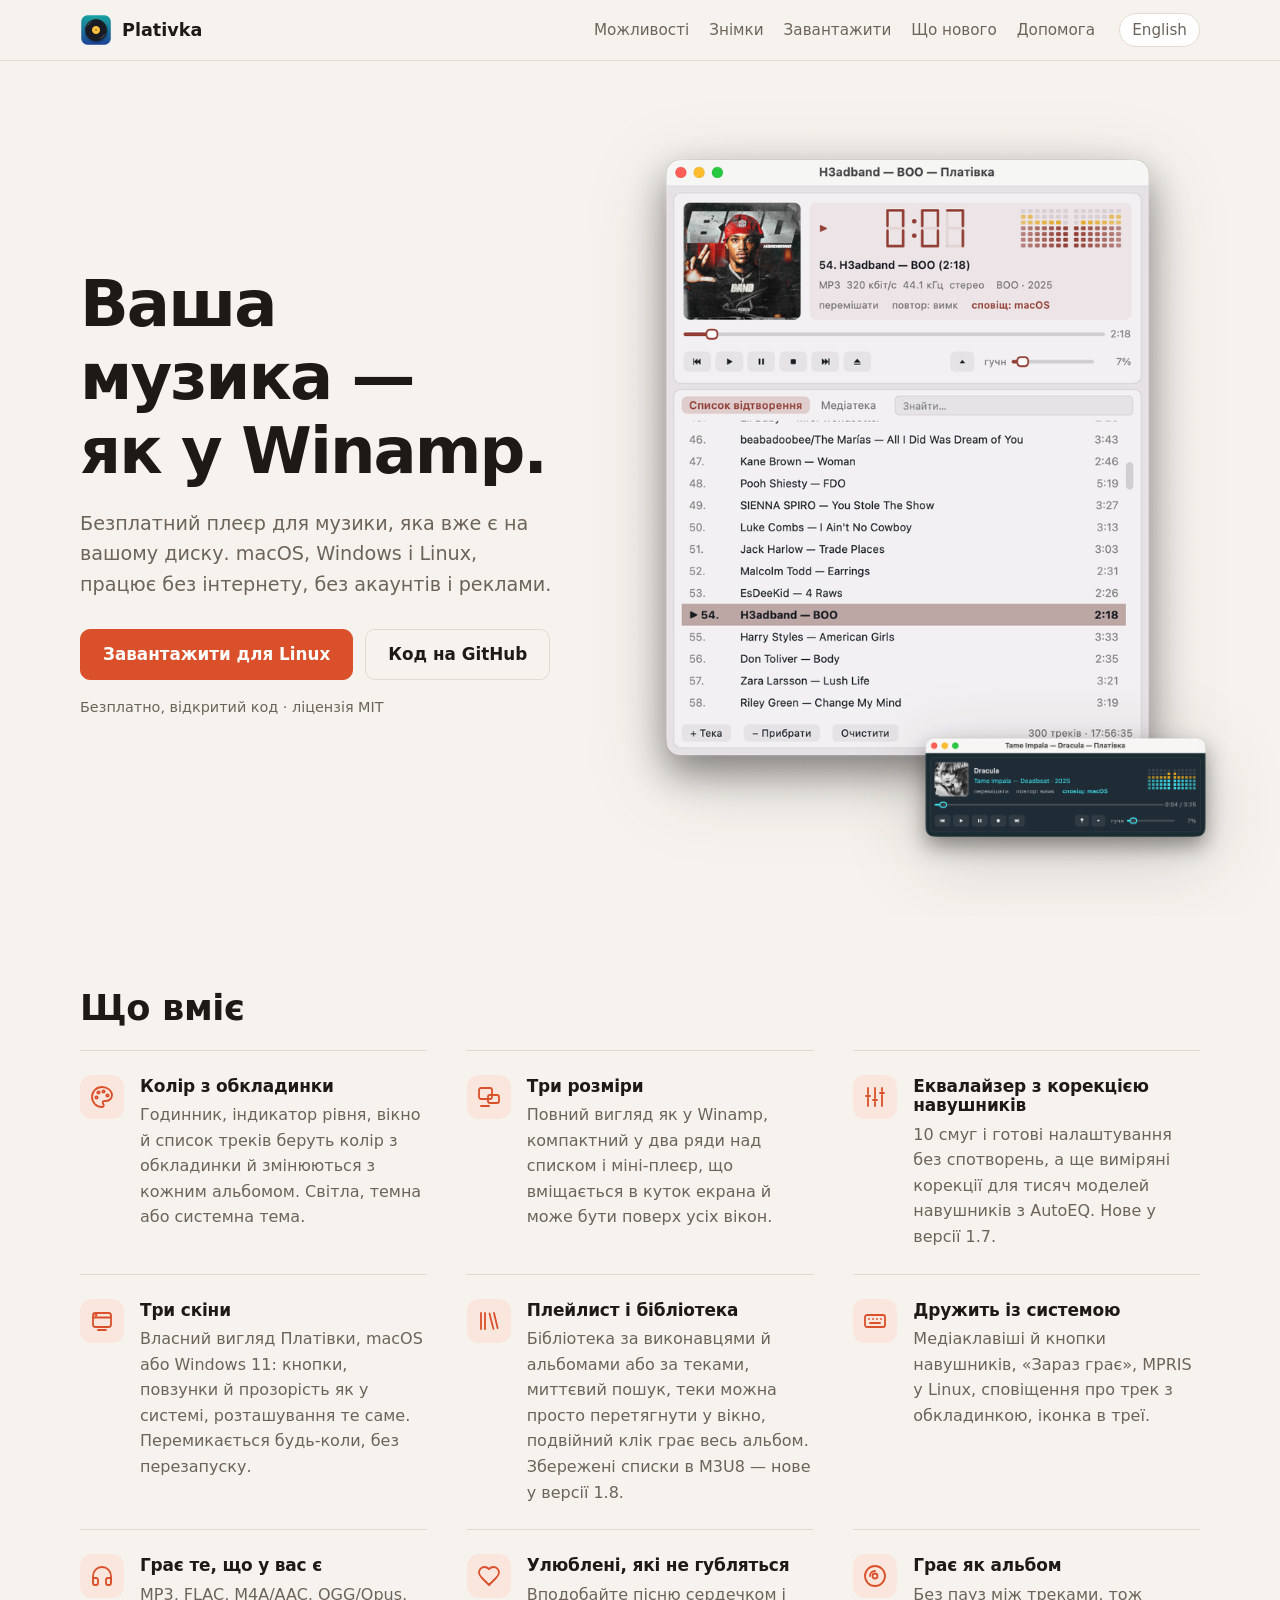
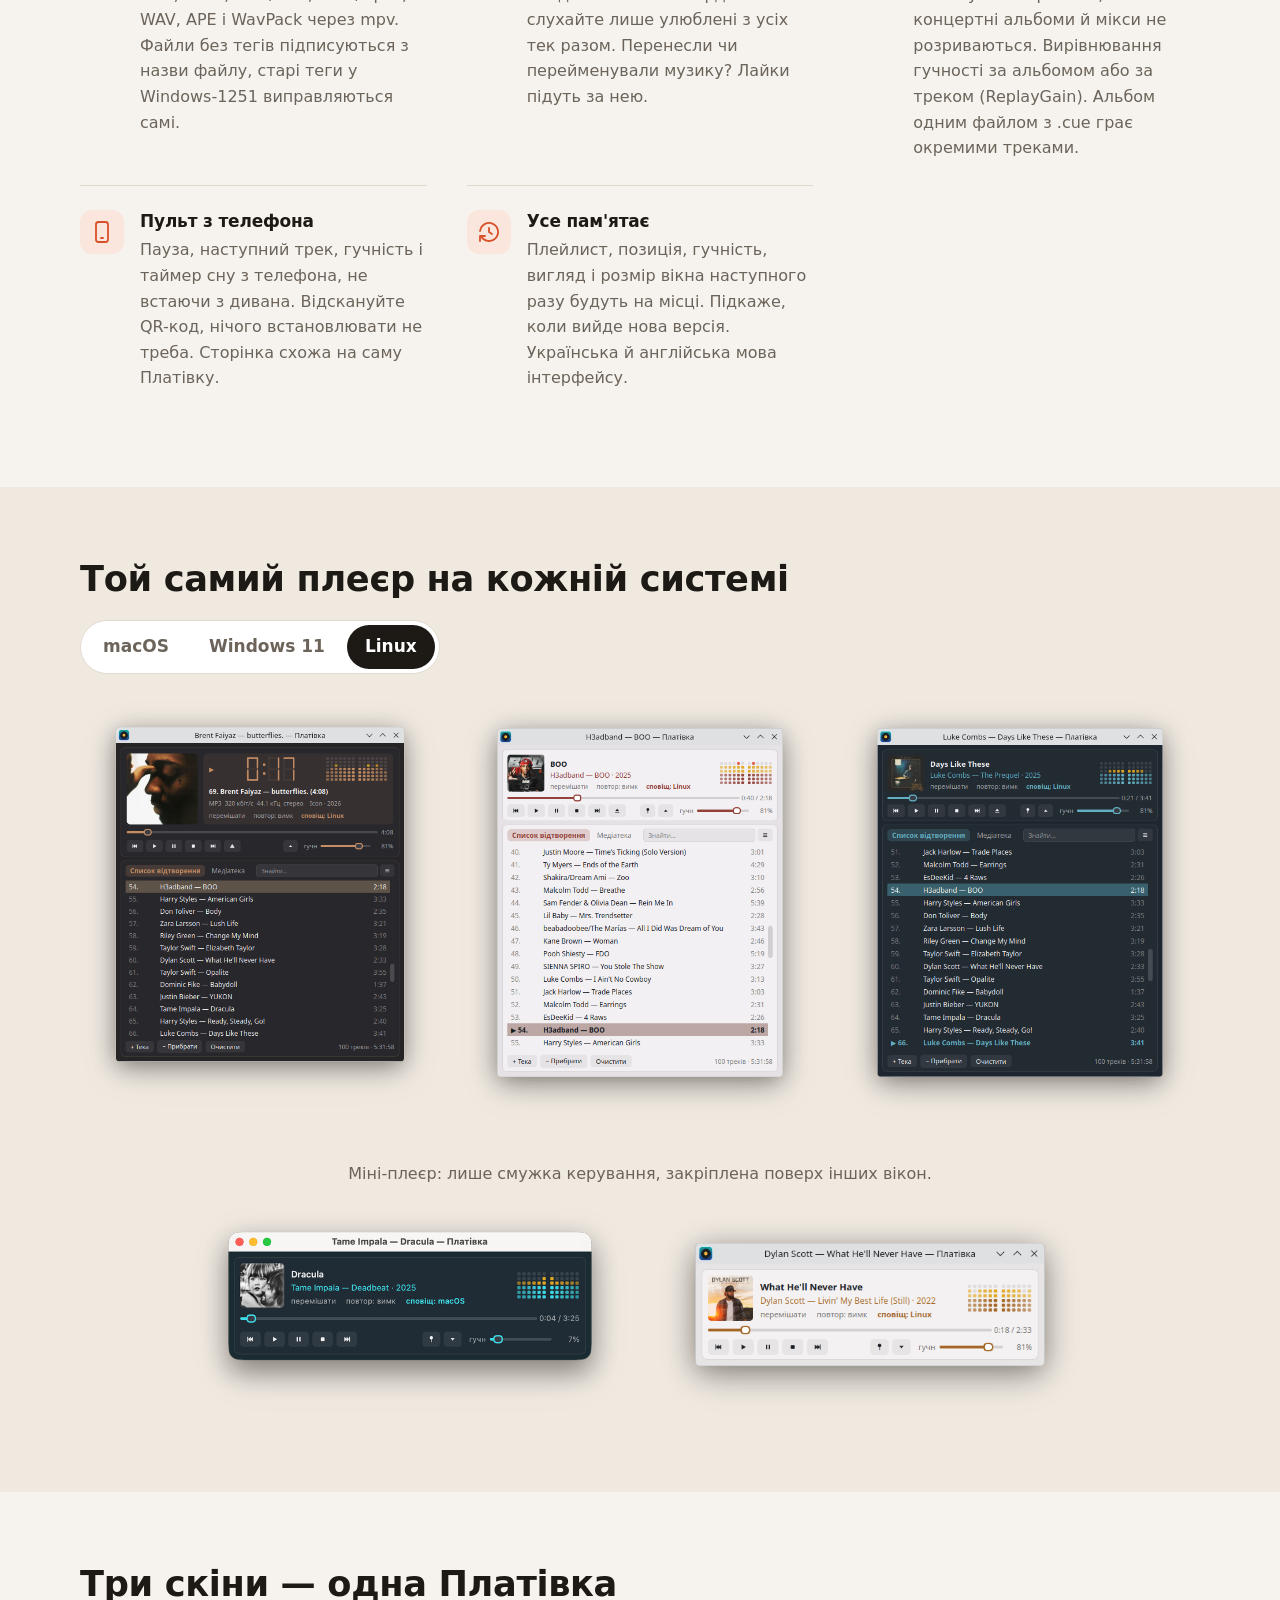
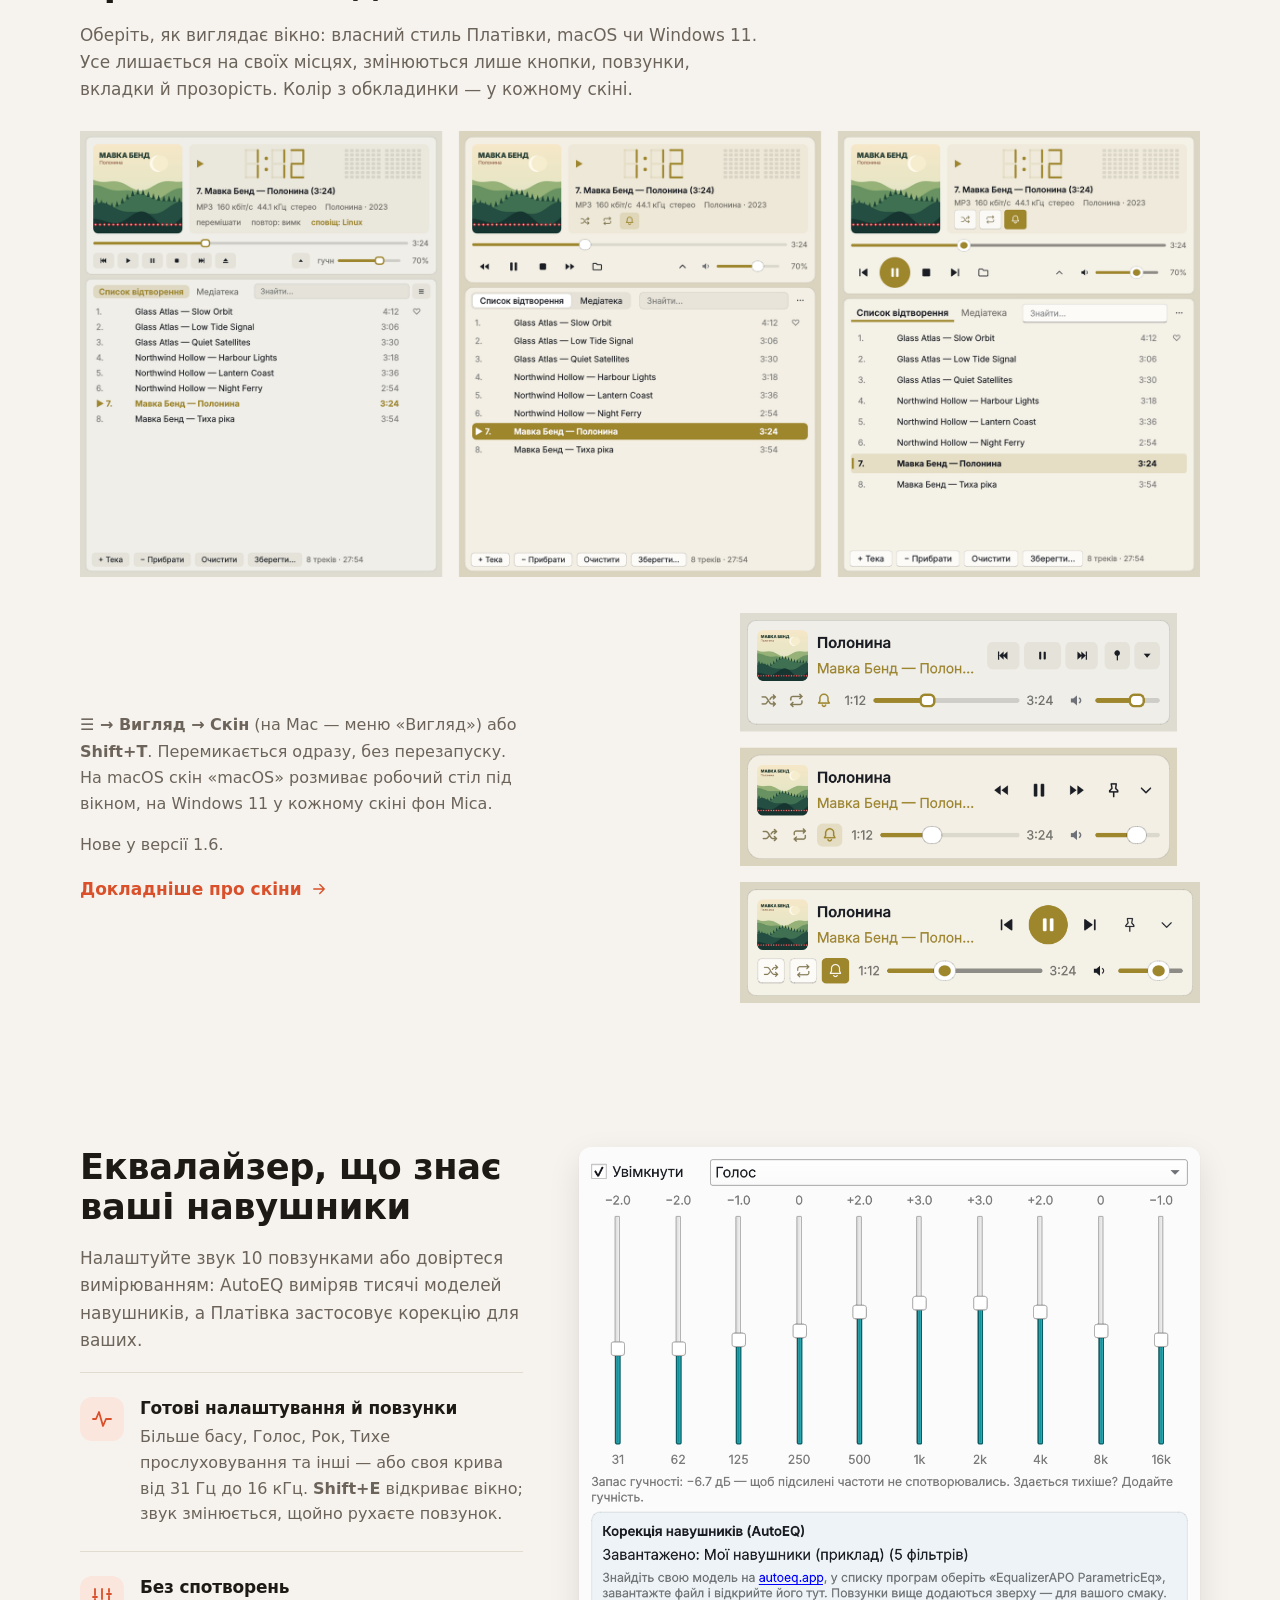
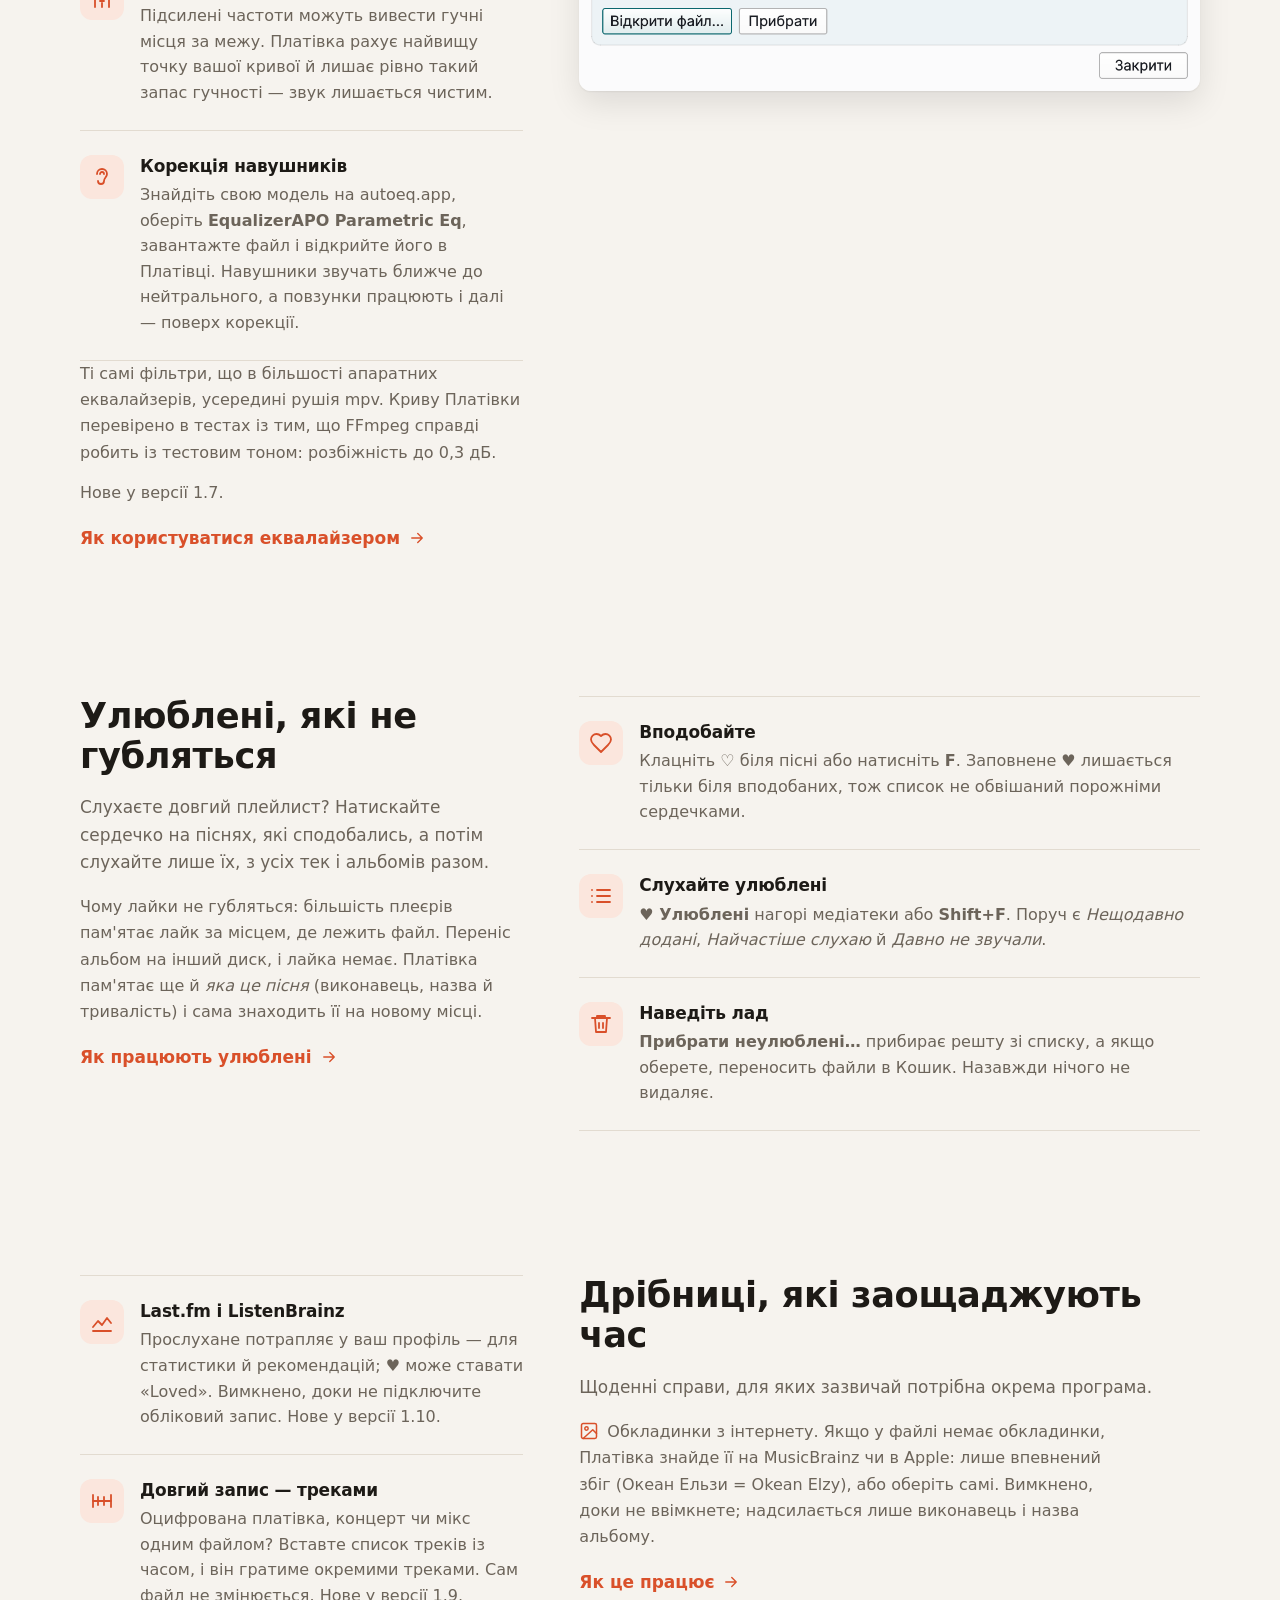
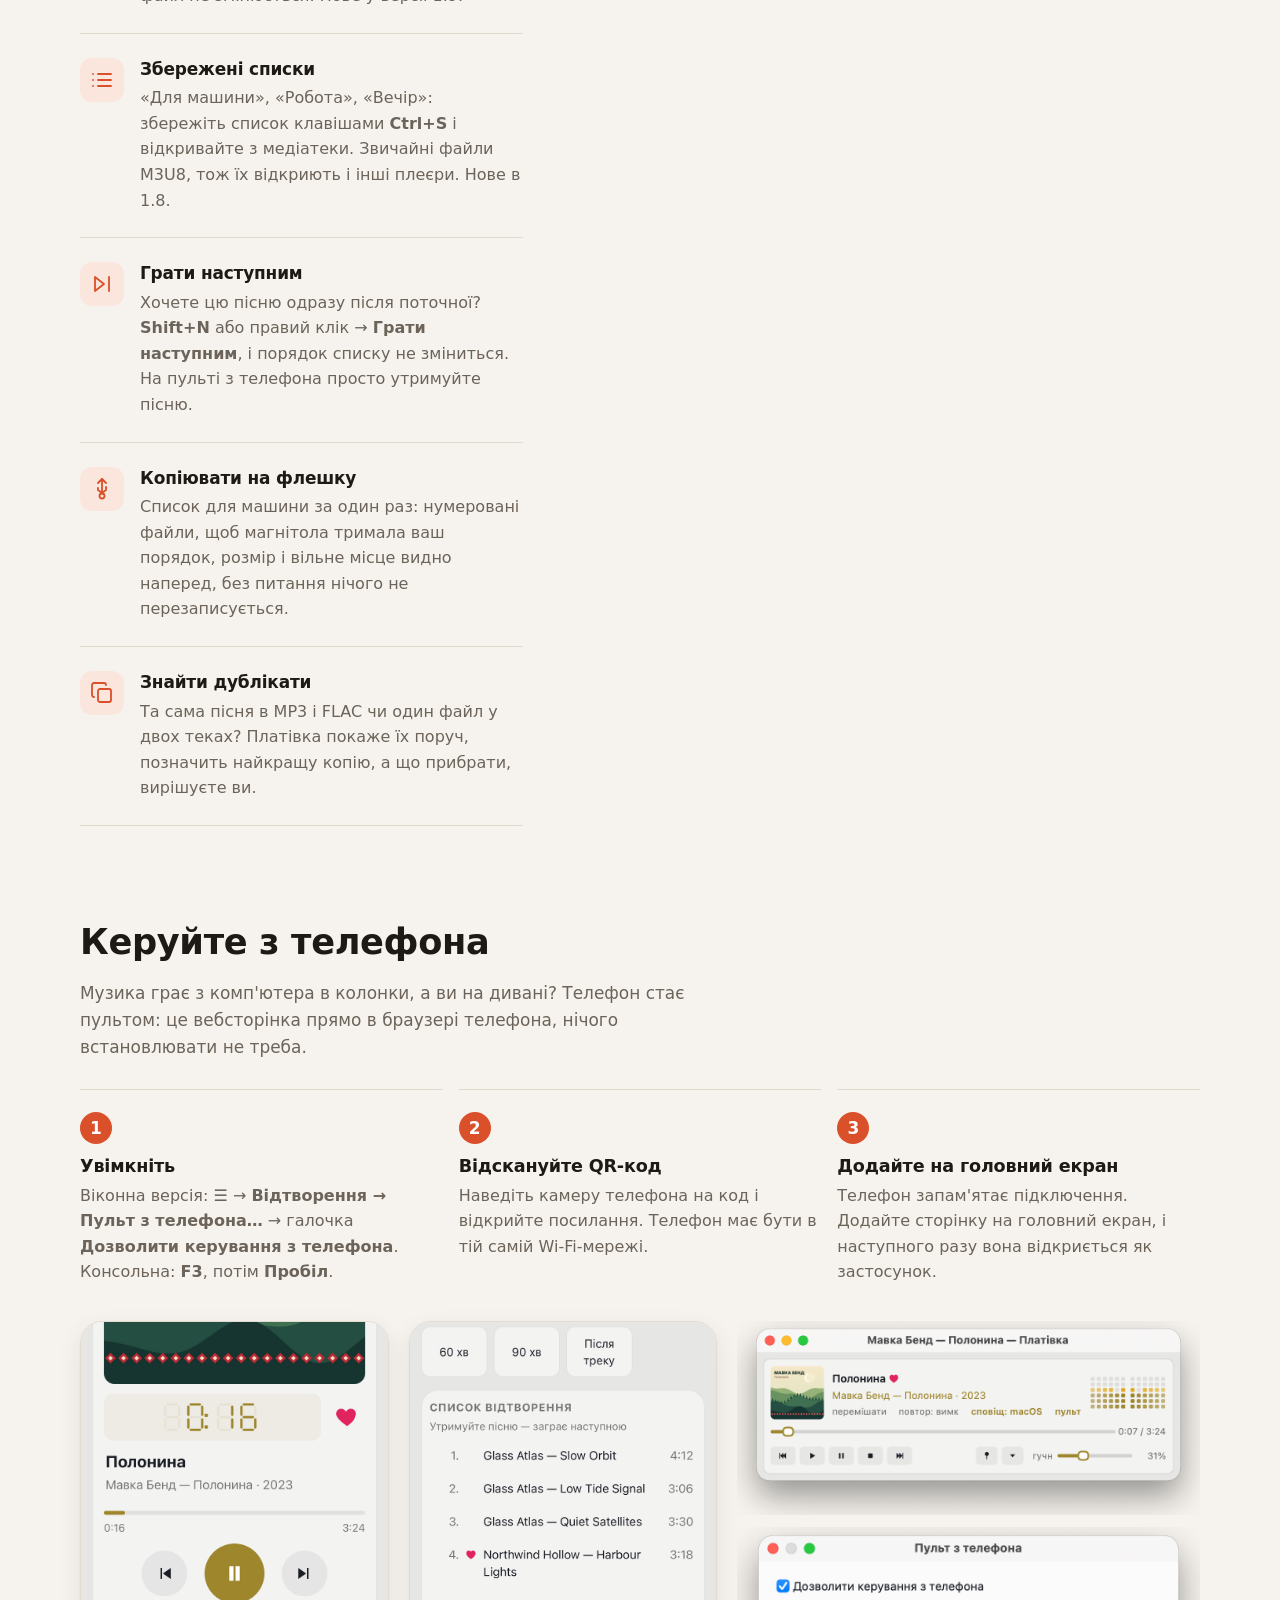
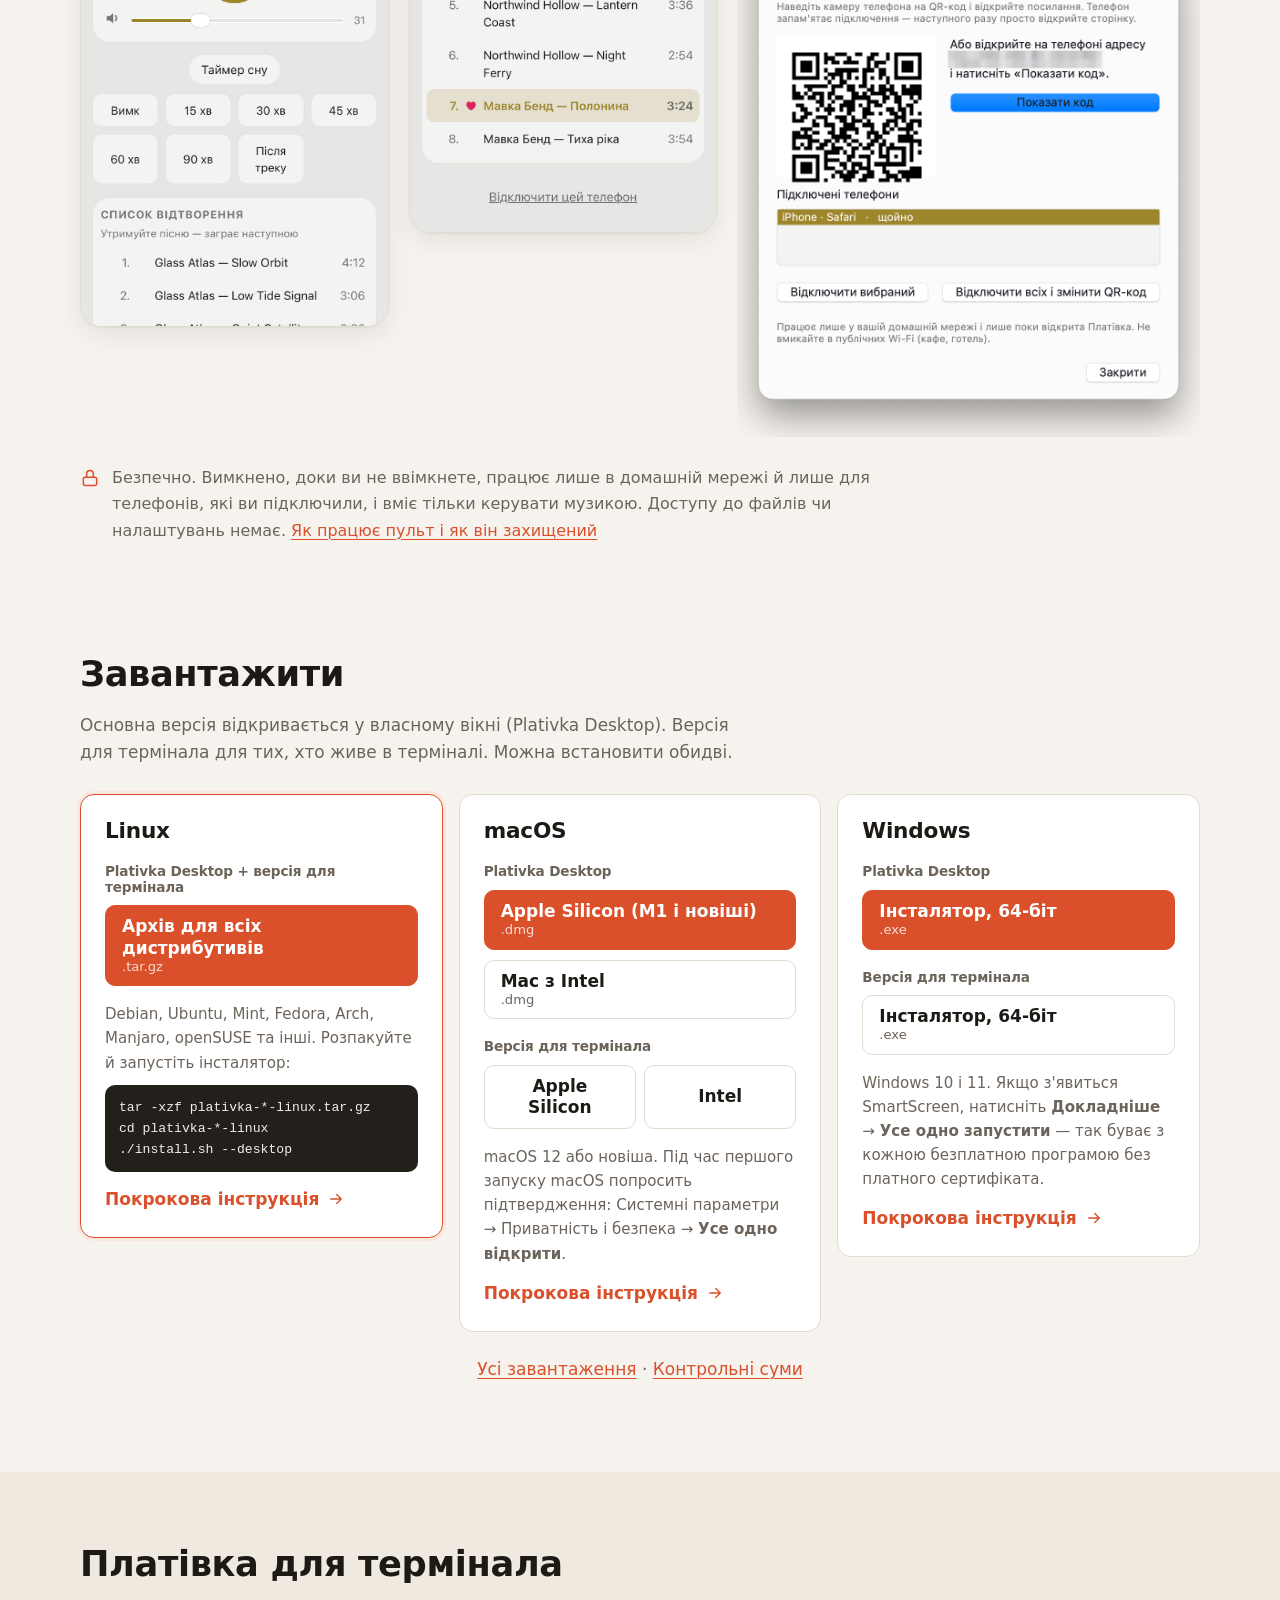
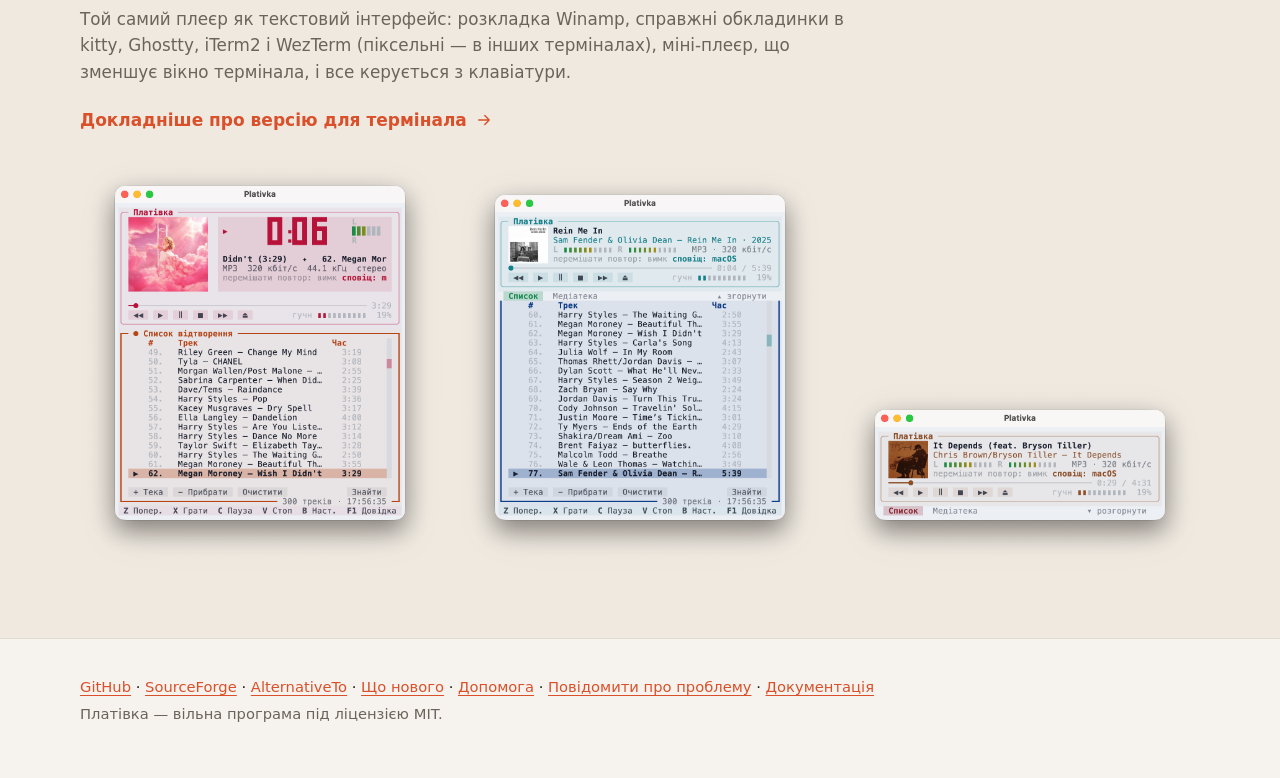
<file: docs/uk/index.html>
<!doctype html>
<html lang="uk">
<head>
<meta charset="utf-8">
<meta name="viewport" content="width=device-width, initial-scale=1">
<title>Платівка — музичний плеєр у дусі Winamp для macOS, Windows і Linux</title>
<meta name="description" content="Безплатний плеєр з відкритим кодом у дусі Winamp для музики на вашому диску. Колір з обкладинки, компактний вигляд і міні-плеєр, медіаклавіші, сповіщення з обкладинкою. Для macOS, Windows і Linux.">
<link rel="canonical" href="https://dkindratyuk-web.github.io/plativka/uk/">
<link rel="alternate" hreflang="uk" href="https://dkindratyuk-web.github.io/plativka/uk/">
<link rel="alternate" hreflang="en" href="https://dkindratyuk-web.github.io/plativka/">
<link rel="alternate" hreflang="x-default" href="https://dkindratyuk-web.github.io/plativka/">
<meta property="og:type" content="website">
<meta property="og:title" content="Платівка — музичний плеєр у дусі Winamp для macOS, Windows і Linux">
<meta property="og:description" content="Безплатний плеєр з відкритим кодом у дусі Winamp для музики на вашому диску. Колір з обкладинки, компактний вигляд і міні-плеєр, медіаклавіші, сповіщення з обкладинкою. Для macOS, Windows і Linux.">
<meta property="og:url" content="https://dkindratyuk-web.github.io/plativka/uk/">
<meta property="og:image" content="https://dkindratyuk-web.github.io/plativka/img/og.png">
<meta property="og:image:width" content="1200">
<meta property="og:image:height" content="630">
<meta name="twitter:card" content="summary_large_image">
<meta name="theme-color" content="#f6f3ee">
<link rel="icon" type="image/png" href="../img/favicon.png">
<link rel="apple-touch-icon" href="../img/icon-256.png">
<link rel="stylesheet" href="../site.css">
<script type="application/ld+json">{"@context": "https://schema.org", "@type": "SoftwareApplication", "name": "Plativka", "alternateName": "Платівка", "applicationCategory": "MultimediaApplication", "operatingSystem": "macOS, Windows, Linux", "description": "Безплатний плеєр з відкритим кодом у дусі Winamp для музики на вашому диску. Колір з обкладинки, компактний вигляд і міні-плеєр, медіаклавіші, сповіщення з обкладинкою. Для macOS, Windows і Linux.", "url": "https://dkindratyuk-web.github.io/plativka/uk/", "downloadUrl": "https://github.com/dkindratyuk-web/plativka/releases/latest", "license": "https://opensource.org/licenses/MIT", "image": "https://dkindratyuk-web.github.io/plativka/img/og.png", "offers": {"@type": "Offer", "price": "0", "priceCurrency": "USD"}, "author": {"@type": "Person", "name": "dkindratyuk-web", "url": "https://github.com/dkindratyuk-web"}}</script>
</head>
<body>
<header class="top">
  <div class="wrap top-in">
    <a class="brand" href="../uk/"><img src="../img/icon-256.png" alt="" width="32" height="32">Plativka</a>
    <nav aria-label="Main"><a href="#features">Можливості</a><a href="#screenshots">Знімки</a><a href="#download">Завантажити</a><a href="../uk/whats-new/">Що нового</a><a href="../uk/help/">Допомога</a></nav>
    <a class="lang" href="../" hreflang="en">English</a>
  </div>
</header>

<main>
<section class="hero">
  <div class="wrap hero-in">
    <div class="hero-text">
      <h1>Ваша музика&nbsp;—<br>як у Winamp.</h1>
      <p class="lead">Безплатний плеєр для музики, яка вже є на вашому диску. macOS, Windows і Linux, працює без інтернету, без акаунтів і реклами.</p>
      <div class="cta">
        <a class="btn btn-primary btn-big" id="hero-dl" href="#download">Завантажити</a>
        <a class="btn btn-ghost btn-big" href="https://github.com/dkindratyuk-web/plativka">Код на GitHub</a>
      </div>
      <p class="hero-note"><span data-version-label>Остання версія <b data-version>…</b> · </span>Безплатно, відкритий код · ліцензія MIT</p>
    </div>
    <div class="hero-shots" aria-hidden="false"><img src="../img/desk-mac-uk-full.png" alt="Повний вигляд, macOS" width="760" height="907" class="h1-shot"><img src="../img/desk-mac-uk-mini-dark.png" alt="Міні-плеєр, темна тема, macOS" width="760" height="353" class="h3-shot"></div>
  </div>
</section>

<section id="features" class="wrap sec">
  <h2>Що вміє</h2>
  <ul class="features">
<li><svg class="f-ico" viewBox="0 0 24 24" aria-hidden="true"><circle cx="13.5" cy="6.5" r="1.2"/><circle cx="17.5" cy="10.5" r="1.2"/><circle cx="8.5" cy="7.5" r="1.2"/><circle cx="6.5" cy="12.5" r="1.2"/><path d="M12 2a10 10 0 0 0 0 20c1.1 0 1.7-.9 1.7-1.8 0-.5-.2-.9-.5-1.2-.3-.4-.5-.8-.5-1.3 0-1 .8-1.7 1.7-1.7H16a6 6 0 0 0 6-6c0-4.4-4.5-8-10-8z"/></svg><div><h3>Колір з обкладинки</h3><p>Годинник, індикатор рівня, вікно й список треків беруть колір з обкладинки й змінюються з кожним альбомом. Світла, темна або системна тема.</p></div></li>
<li><svg class="f-ico" viewBox="0 0 24 24" aria-hidden="true"><rect x="2" y="3" width="13" height="11" rx="2"/><rect x="11" y="10" width="11" height="8" rx="2"/><path d="M4 21h8"/></svg><div><h3>Три розміри</h3><p>Повний вигляд як у Winamp, компактний у два ряди над списком і міні-плеєр, що вміщається в куток екрана й може бути поверх усіх вікон.</p></div></li>
<li><svg class="f-ico" viewBox="0 0 24 24" aria-hidden="true"><path d="M5 3v6M5 13v8M12 3v10M12 17v4M19 3v3M19 10v11"/><path d="M3 11h4M10 15h4M17 8h4"/></svg><div><h3>Еквалайзер з корекцією навушників</h3><p>10 смуг і готові налаштування без спотворень, а ще виміряні корекції для тисяч моделей навушників з AutoEQ. Нове у версії 1.7.</p></div></li>
<li><svg class="f-ico" viewBox="0 0 24 24" aria-hidden="true"><rect x="3" y="4" width="18" height="14" rx="2.5"/><path d="M3 8.5h18"/><circle cx="6" cy="6.3" r=".6"/><path d="M8 21h8"/></svg><div><h3>Три скіни</h3><p>Власний вигляд Платівки, macOS або Windows 11: кнопки, повзунки й прозорість як у системі, розташування те саме. Перемикається будь-коли, без перезапуску.</p></div></li>
<li><svg class="f-ico" viewBox="0 0 24 24" aria-hidden="true"><path d="M4 4v16M8 4v16"/><path d="m12.5 4.5 3.9 15.4M17 4l3.6 15"/></svg><div><h3>Плейлист і бібліотека</h3><p>Бібліотека за виконавцями й альбомами або за теками, миттєвий пошук, теки можна просто перетягнути у вікно, подвійний клік грає весь альбом. Збережені списки в M3U8 — нове у версії 1.8.</p></div></li>
<li><svg class="f-ico" viewBox="0 0 24 24" aria-hidden="true"><rect x="2" y="6" width="20" height="12" rx="2"/><path d="M6 10h0M10 10h0M14 10h0M18 10h0M7 14h10"/></svg><div><h3>Дружить із системою</h3><p>Медіаклавіші й кнопки навушників, «Зараз грає», MPRIS у Linux, сповіщення про трек з обкладинкою, іконка в треї.</p></div></li>
<li><svg class="f-ico" viewBox="0 0 24 24" aria-hidden="true"><path d="M3 18v-6a9 9 0 0 1 18 0v6"/><path d="M21 19a2 2 0 0 1-2 2h-1a2 2 0 0 1-2-2v-3a2 2 0 0 1 2-2h3zM3 19a2 2 0 0 0 2 2h1a2 2 0 0 0 2-2v-3a2 2 0 0 0-2-2H3z"/></svg><div><h3>Грає те, що у вас є</h3><p>MP3, FLAC, M4A/AAC, OGG/Opus, WAV, APE і WavPack через mpv. Файли без тегів підписуються з назви файлу, старі теги у Windows-1251 виправляються самі.</p></div></li>
<li><svg class="f-ico" viewBox="0 0 24 24" aria-hidden="true"><path d="M19 14c1.5-1.5 3-3.2 3-5.5A5.5 5.5 0 0 0 16.5 3c-1.8 0-3 .5-4.5 2-1.5-1.5-2.7-2-4.5-2A5.5 5.5 0 0 0 2 8.5c0 2.3 1.5 4 3 5.5l7 7z"/></svg><div><h3>Улюблені, які не губляться</h3><p>Вподобайте пісню сердечком і слухайте лише улюблені з усіх тек разом. Перенесли чи перейменували музику? Лайки підуть за нею.</p></div></li>
<li><svg class="f-ico" viewBox="0 0 24 24" aria-hidden="true"><circle cx="12" cy="12" r="10"/><circle cx="12" cy="12" r="2.5"/><path d="M7 12a5 5 0 0 1 5-5"/></svg><div><h3>Грає як альбом</h3><p>Без пауз між треками, тож концертні альбоми й мікси не розриваються. Вирівнювання гучності за альбомом або за треком (ReplayGain). Альбом одним файлом з .cue грає окремими треками.</p></div></li>
<li><svg class="f-ico" viewBox="0 0 24 24" aria-hidden="true"><rect x="6" y="2" width="12" height="20" rx="2.5"/><path d="M11 18h2"/></svg><div><h3>Пульт з телефона</h3><p>Пауза, наступний трек, гучність і таймер сну з телефона, не встаючи з дивана. Відскануйте QR-код, нічого встановлювати не треба. Сторінка схожа на саму Платівку.</p></div></li>
<li><svg class="f-ico" viewBox="0 0 24 24" aria-hidden="true"><path d="M12 8v4l3 2"/><path d="M3.1 11a9 9 0 1 1 .9 5"/><path d="M3 21v-5h5"/></svg><div><h3>Усе пам'ятає</h3><p>Плейлист, позиція, гучність, вигляд і розмір вікна наступного разу будуть на місці. Підкаже, коли вийде нова версія. Українська й англійська мова інтерфейсу.</p></div></li>
  </ul>
</section>

<section id="screenshots" class="sec sec-tint">
  <div class="wrap">
    <h2>Той самий плеєр на кожній системі</h2>
    <div class="tabs" role="tablist"><button role="tab" data-tab="mac" aria-selected="true">macOS</button><button role="tab" data-tab="win" aria-selected="false">Windows 11</button><button role="tab" data-tab="linux" aria-selected="false">Linux</button></div>
    <div class="shots" data-panel="mac"><figure><img src="../img/desk-mac-uk-full.png" alt="Повний вигляд, macOS" width="760" height="907" loading="lazy"></figure><figure><img src="../img/desk-mac-uk-compact-dark.png" alt="Компактний вигляд, темна тема, macOS" width="760" height="907" loading="lazy"></figure><figure><img src="../img/desk-mac-uk-full-dark.png" alt="Повний вигляд, темна тема, macOS" width="760" height="907" loading="lazy"></figure></div><div class="shots" data-panel="win" hidden><figure><img src="../img/desk-win-full.png" alt="Повний вигляд з фоном Mica, Windows 11" width="760" height="799" loading="lazy"></figure><figure><img src="../img/desk-win-full-dark.png" alt="Темна тема, Windows 11" width="760" height="799" loading="lazy"></figure><figure><img src="../img/desk-win-compact.png" alt="Компактний вигляд, Windows 11" width="760" height="799" loading="lazy"></figure></div><div class="shots" data-panel="linux" hidden><figure><img src="../img/desk-linux-uk-full-dark.png" alt="Повний вигляд, темна тема, Kubuntu" width="648" height="732" loading="lazy"></figure><figure><img src="../img/desk-linux-uk-compact.png" alt="Компактний вигляд, Kubuntu" width="623" height="732" loading="lazy"></figure><figure><img src="../img/desk-linux-uk-compact-dark.png" alt="Компактний вигляд, темна тема, Kubuntu" width="623" height="732" loading="lazy"></figure></div>
    <p class="cap">Міні-плеєр: лише смужка керування, закріплена поверх інших вікон.</p>
    <div class="shots shots-mini"><figure><img src="../img/desk-mac-uk-mini-dark.png" alt="Міні-плеєр, темна тема, macOS" width="760" height="353" loading="lazy"></figure><figure><img src="../img/desk-linux-uk-mini.png" alt="Міні-плеєр, Kubuntu" width="623" height="302" loading="lazy"></figure></div>
  </div>
</section>

<section id="skins" class="wrap sec">
  <h2>Три скіни — одна Платівка</h2>
  <p class="sub">Оберіть, як виглядає вікно: власний стиль Платівки, macOS чи Windows 11. Усе лишається на своїх місцях, змінюються лише кнопки, повзунки, вкладки й прозорість. Колір з обкладинки — у кожному скіні.</p>
  <figure class="skins-shot"><img src="../img/skins-uk.png" alt="Скіни Платівка, macOS і Windows 11 з тією самою піснею" width="2412" height="960" loading="lazy"></figure>
  <div class="split skins-mini">
    <div class="split-text">
      <p class="aside"><b>☰ → Вигляд → Скін</b> (на Mac — меню «Вигляд») або <b>Shift+T</b>. Перемикається одразу, без перезапуску. На macOS скін «macOS» розмиває робочий стіл під вікном, на Windows 11 у кожному скіні фон Mica.</p>
      <p class="aside soon">Нове у версії 1.6.</p>
      <a class="more" href="https://github.com/dkindratyuk-web/plativka/blob/main/docs/uk/desktop.md#скіни">Докладніше про скіни <svg class="ico-a" viewBox="0 0 24 24" aria-hidden="true"><path d="M5 12h14M13 6l6 6-6 6"/></svg></a>
    </div>
    <figure><img src="../img/skins-mini.png" alt="Міні-плеєр у трьох скінах" width="800" height="678" loading="lazy"></figure>
  </div>
</section>

<section id="equalizer" class="wrap sec split">
  <div class="split-text">
    <h2>Еквалайзер, що знає ваші навушники</h2>
    <p class="sub">Налаштуйте звук 10 повзунками або довіртеся вимірюванням: AutoEQ виміряв тисячі моделей навушників, а Платівка застосовує корекцію для ваших.</p>
    <ul class="rows"><li><svg class="f-ico" viewBox="0 0 24 24" aria-hidden="true"><path d="M3 12h3l3-7 4 14 3-7h5"/></svg><div><h3>Готові налаштування й повзунки</h3><p>Більше басу, Голос, Рок, Тихе прослуховування та інші — або своя крива від 31 Гц до 16 кГц. <b>Shift+E</b> відкриває вікно; звук змінюється, щойно рухаєте повзунок.</p></div></li><li><svg class="f-ico" viewBox="0 0 24 24" aria-hidden="true"><path d="M5 3v6M5 13v8M12 3v10M12 17v4M19 3v3M19 10v11"/><path d="M3 11h4M10 15h4M17 8h4"/></svg><div><h3>Без спотворень</h3><p>Підсилені частоти можуть вивести гучні місця за межу. Платівка рахує найвищу точку вашої кривої й лишає рівно такий запас гучності — звук лишається чистим.</p></div></li><li><svg class="f-ico" viewBox="0 0 24 24" aria-hidden="true"><path d="M7 9a5 5 0 0 1 10 0c0 3-3 4-3 7a3 3 0 0 1-6 0"/><path d="M10 9a2 2 0 0 1 4 0"/></svg><div><h3>Корекція навушників</h3><p>Знайдіть свою модель на autoeq.app, оберіть <b>EqualizerAPO Parametric Eq</b>, завантажте файл і відкрийте його в Платівці. Навушники звучать ближче до нейтрального, а повзунки працюють і далі — поверх корекції.</p></div></li></ul>
    <p class="aside">Ті самі фільтри, що в більшості апаратних еквалайзерів, усередині рушія mpv. Криву Платівки перевірено в тестах із тим, що FFmpeg справді робить із тестовим тоном: розбіжність до 0,3 дБ.</p>
    <p class="aside soon">Нове у версії 1.7.</p>
    <a class="more" href="https://github.com/dkindratyuk-web/plativka/blob/main/docs/uk/desktop.md#еквалайзер">Як користуватися еквалайзером <svg class="ico-a" viewBox="0 0 24 24" aria-hidden="true"><path d="M5 12h14M13 6l6 6-6 6"/></svg></a>
  </div>
  <figure class="eq-shot"><img src="../img/eq-uk.png" alt="Вікно еквалайзера з готовим налаштуванням і корекцією навушників" width="1120" height="982" loading="lazy"></figure>
</section>

<section id="favorites" class="wrap sec split">
  <div class="split-text">
    <h2>Улюблені, які не губляться</h2>
    <p class="sub">Слухаєте довгий плейлист? Натискайте сердечко на піснях, які сподобались, а потім слухайте лише їх, з усіх тек і альбомів разом.</p>
    <p class="aside">Чому лайки не губляться: більшість плеєрів пам'ятає лайк за місцем, де лежить файл. Переніс альбом на інший диск, і лайка немає. Платівка пам'ятає ще й <i>яка це пісня</i> (виконавець, назва й тривалість) і сама знаходить її на новому місці.</p>
    <a class="more" href="https://github.com/dkindratyuk-web/plativka/blob/main/docs/uk/desktop.md#улюблені">Як працюють улюблені <svg class="ico-a" viewBox="0 0 24 24" aria-hidden="true"><path d="M5 12h14M13 6l6 6-6 6"/></svg></a>
  </div>
  <ul class="rows"><li><svg class="f-ico" viewBox="0 0 24 24" aria-hidden="true"><path d="M19 14c1.5-1.5 3-3.2 3-5.5A5.5 5.5 0 0 0 16.5 3c-1.8 0-3 .5-4.5 2-1.5-1.5-2.7-2-4.5-2A5.5 5.5 0 0 0 2 8.5c0 2.3 1.5 4 3 5.5l7 7z"/></svg><div><h3>Вподобайте</h3><p>Клацніть ♡ біля пісні або натисніть <b>F</b>. Заповнене ♥ лишається тільки біля вподобаних, тож список не обвішаний порожніми сердечками.</p></div></li><li><svg class="f-ico" viewBox="0 0 24 24" aria-hidden="true"><path d="M8 6h13M8 12h13M8 18h13M3 6h0M3 12h0M3 18h0"/></svg><div><h3>Слухайте улюблені</h3><p><b>♥ Улюблені</b> нагорі медіатеки або <b>Shift+F</b>. Поруч є <i>Нещодавно додані</i>, <i>Найчастіше слухаю</i> й <i>Давно не звучали</i>.</p></div></li><li><svg class="f-ico" viewBox="0 0 24 24" aria-hidden="true"><path d="M3 6h18M8 6V4h8v2M6 6l1 14h10l1-14"/><path d="M10 11v5M14 11v5"/></svg><div><h3>Наведіть лад</h3><p><b>Прибрати неулюблені…</b> прибирає решту зі списку, а якщо оберете, переносить файли в Кошик. Назавжди нічого не видаляє.</p></div></li></ul>
</section>

<section id="tools" class="wrap sec split split-rev">
  <div class="split-text">
    <h2>Дрібниці, які заощаджують час</h2>
    <p class="sub">Щоденні справи, для яких зазвичай потрібна окрема програма.</p>
    <p class="aside"><svg class="ico-i" viewBox="0 0 24 24" aria-hidden="true"><rect x="3" y="3" width="18" height="18" rx="2"/><circle cx="9" cy="9" r="2"/><path d="m21 15-4.5-4.5L5 21"/></svg>Обкладинки з інтернету. Якщо у файлі немає обкладинки, Платівка знайде її на MusicBrainz чи в Apple: лише впевнений збіг (Океан Ельзи = Okean Elzy), або оберіть самі. Вимкнено, доки не ввімкнете; надсилається лише виконавець і назва альбому.</p>
    <a class="more" href="https://github.com/dkindratyuk-web/plativka/blob/main/docs/uk/desktop.md#обкладинки-з-інтернету">Як це працює <svg class="ico-a" viewBox="0 0 24 24" aria-hidden="true"><path d="M5 12h14M13 6l6 6-6 6"/></svg></a>
  </div>
  <ul class="rows"><li><svg class="f-ico" viewBox="0 0 24 24" aria-hidden="true"><path d="M3 17l5-6 4 4 5-7 4 5"/><path d="M3 21h18"/></svg><div><h3>Last.fm і ListenBrainz</h3><p>Прослухане потрапляє у ваш профіль — для статистики й рекомендацій; ♥ може ставати «Loved». Вимкнено, доки не підключите обліковий запис. Нове у версії 1.10.</p></div></li><li><svg class="f-ico" viewBox="0 0 24 24" aria-hidden="true"><path d="M3 12h18"/><path d="M8 8v8M14 8v8"/><path d="M3 6v12M21 6v12"/></svg><div><h3>Довгий запис — треками</h3><p>Оцифрована платівка, концерт чи мікс одним файлом? Вставте список треків із часом, і він гратиме окремими треками. Сам файл не змінюється. Нове у версії 1.9.</p></div></li><li><svg class="f-ico" viewBox="0 0 24 24" aria-hidden="true"><path d="M8 6h13M8 12h13M8 18h13M3 6h0M3 12h0M3 18h0"/></svg><div><h3>Збережені списки</h3><p>«Для машини», «Робота», «Вечір»: збережіть список клавішами <b>Ctrl+S</b> і відкривайте з медіатеки. Звичайні файли M3U8, тож їх відкриють і інші плеєри. Нове в 1.8.</p></div></li><li><svg class="f-ico" viewBox="0 0 24 24" aria-hidden="true"><path d="M5 5l9 7-9 7z"/><path d="M19 5v14"/></svg><div><h3>Грати наступним</h3><p>Хочете цю пісню одразу після поточної? <b>Shift+N</b> або правий клік → <b>Грати наступним</b>, і порядок списку не зміниться. На пульті з телефона просто утримуйте пісню.</p></div></li><li><svg class="f-ico" viewBox="0 0 24 24" aria-hidden="true"><path d="M12 2v14"/><path d="m8 6 4-4 4 4"/><path d="M8 11v2l4 3 4-3v-3"/><circle cx="12" cy="19" r="2.5"/></svg><div><h3>Копіювати на флешку</h3><p>Список для машини за один раз: нумеровані файли, щоб магнітола тримала ваш порядок, розмір і вільне місце видно наперед, без питання нічого не перезаписується.</p></div></li><li><svg class="f-ico" viewBox="0 0 24 24" aria-hidden="true"><rect x="8" y="8" width="13" height="13" rx="2"/><path d="M4 16a2 2 0 0 1-2-2V4a2 2 0 0 1 2-2h10a2 2 0 0 1 2 2"/></svg><div><h3>Знайти дублікати</h3><p>Та сама пісня в MP3 і FLAC чи один файл у двох теках? Платівка покаже їх поруч, позначить найкращу копію, а що прибрати, вирішуєте ви.</p></div></li></ul>
</section>

<section id="remote" class="wrap sec sec-top">
  <h2>Керуйте з телефона</h2>
  <p class="sub">Музика грає з комп'ютера в колонки, а ви на дивані? Телефон стає пультом: це вебсторінка прямо в браузері телефона, нічого встановлювати не треба.</p>
  <ol class="steps"><li><h3>Увімкніть</h3><p>Віконна версія: ☰ → <b>Відтворення → Пульт з телефона…</b> → галочка <b>Дозволити керування з телефона</b>. Консольна: <b>F3</b>, потім <b>Пробіл</b>.</p></li><li><h3>Відскануйте QR-код</h3><p>Наведіть камеру телефона на код і відкрийте посилання. Телефон має бути в тій самій Wi-Fi-мережі.</p></li><li><h3>Додайте на головний екран</h3><p>Телефон запам'ятає підключення. Додайте сторінку на головний екран, і наступного разу вона відкриється як застосунок.</p></li></ol>
  <div class="rm-shots">
    <figure class="rm-phone"><img src="../img/remote-phone-uk.png" alt="Пульт на телефоні: та сама пісня, що й на комп&#x27;ютері, у кольорах її обкладинки" width="780" height="1537" loading="lazy"></figure><figure class="rm-phone"><img src="../img/remote-phone-uk-list.png" alt="Таймер сну й список; утримайте пісню — заграє наступною" width="780" height="1297" loading="lazy"></figure>
    <div class="rm-mac"><figure><img src="../img/remote-player-uk.png" alt="Платівка на Mac грає ту саму пісню" width="1114" height="468" loading="lazy"></figure><figure><img src="../img/remote-window-uk.png" alt="Вікно пульта: QR-код і підключені телефони" width="1016" height="1118" loading="lazy"></figure></div>
  </div>
  <p class="aside safe"><svg class="ico-i" viewBox="0 0 24 24" aria-hidden="true"><rect x="4" y="11" width="16" height="10" rx="2"/><path d="M8 11V7a4 4 0 0 1 8 0v4"/></svg><span>Безпечно. Вимкнено, доки ви не ввімкнете, працює лише в домашній мережі й лише для телефонів, які ви підключили, і вміє тільки керувати музикою. Доступу до файлів чи налаштувань немає. <a href="https://github.com/dkindratyuk-web/plativka/blob/main/docs/uk/desktop.md#пульт-з-телефона">Як працює пульт і як він захищений</a></span></p>
</section>

<section id="download" class="wrap sec sec-top">
  <h2>Завантажити <span class="ver" data-version></span></h2>
  <p class="sub">Основна версія відкривається у власному вікні (Plativka Desktop). Версія для термінала для тих, хто живе в терміналі. Можна встановити обидві.</p>
  <div class="dl-grid">
    <article class="dl-card" data-os="mac">
      <h3>macOS</h3>
      <h4>Plativka Desktop</h4>
      <a class="btn btn-primary" data-asset="desk-mac-arm" href="https://github.com/dkindratyuk-web/plativka/releases/latest"><span>Apple Silicon (M1 і новіші)</span><small>.dmg</small></a>
      <a class="btn" data-asset="desk-mac-intel" href="https://github.com/dkindratyuk-web/plativka/releases/latest"><span>Mac з Intel</span><small>.dmg</small></a>
      <h4>Версія для термінала</h4>
      <div class="row"><a class="btn" data-asset="term-mac-arm" href="https://github.com/dkindratyuk-web/plativka/releases/latest"><span>Apple Silicon</span></a><a class="btn" data-asset="term-mac-intel" href="https://github.com/dkindratyuk-web/plativka/releases/latest"><span>Intel</span></a></div>
      <p class="note">macOS 12 або новіша. Під час першого запуску macOS попросить підтвердження: Системні параметри → Приватність і безпека → <b>Усе одно відкрити</b>.</p>
      <a class="more" href="https://github.com/dkindratyuk-web/plativka/blob/main/docs/uk/install-macos.md">Покрокова інструкція <svg class="ico-a" viewBox="0 0 24 24" aria-hidden="true"><path d="M5 12h14M13 6l6 6-6 6"/></svg></a>
    </article>
    <article class="dl-card" data-os="win">
      <h3>Windows</h3>
      <h4>Plativka Desktop</h4>
      <a class="btn btn-primary" data-asset="desk-win" href="https://github.com/dkindratyuk-web/plativka/releases/latest"><span>Інсталятор, 64-біт</span><small>.exe</small></a>
      <h4>Версія для термінала</h4>
      <a class="btn" data-asset="term-win" href="https://github.com/dkindratyuk-web/plativka/releases/latest"><span>Інсталятор, 64-біт</span><small>.exe</small></a>
      <p class="note">Windows 10 і 11. Якщо з'явиться SmartScreen, натисніть <b>Докладніше</b> → <b>Усе одно запустити</b> — так буває з кожною безплатною програмою без платного сертифіката.</p>
      <a class="more" href="https://github.com/dkindratyuk-web/plativka/blob/main/docs/uk/install-windows.md">Покрокова інструкція <svg class="ico-a" viewBox="0 0 24 24" aria-hidden="true"><path d="M5 12h14M13 6l6 6-6 6"/></svg></a>
    </article>
    <article class="dl-card" data-os="linux">
      <h3>Linux</h3>
      <h4>Plativka Desktop + версія для термінала</h4>
      <a class="btn btn-primary" data-asset="linux" href="https://github.com/dkindratyuk-web/plativka/releases/latest"><span>Архів для всіх дистрибутивів</span><small>.tar.gz</small></a>
      <p class="note">Debian, Ubuntu, Mint, Fedora, Arch, Manjaro, openSUSE та інші. Розпакуйте й запустіть інсталятор:</p>
      <pre><code>tar -xzf plativka-*-linux.tar.gz
cd plativka-*-linux
./install.sh --desktop</code></pre>
      <a class="more" href="https://github.com/dkindratyuk-web/plativka/blob/main/docs/uk/install-linux.md">Покрокова інструкція <svg class="ico-a" viewBox="0 0 24 24" aria-hidden="true"><path d="M5 12h14M13 6l6 6-6 6"/></svg></a>
    </article>
  </div>
  <p class="dl-foot"><a href="https://github.com/dkindratyuk-web/plativka/releases/latest">Усі завантаження</a> · <a data-asset="sums" href="https://github.com/dkindratyuk-web/plativka/releases/latest">Контрольні суми</a></p>
</section>

<section id="terminal" class="sec sec-tint">
  <div class="wrap term">
    <div>
      <h2>Платівка для термінала</h2>
      <p>Той самий плеєр як текстовий інтерфейс: розкладка Winamp, справжні обкладинки в kitty, Ghostty, iTerm2 і WezTerm (піксельні — в інших терміналах), міні-плеєр, що зменшує вікно термінала, і все керується з клавіатури.</p>
      <a class="more" href="https://github.com/dkindratyuk-web/plativka/blob/main/docs/uk/terminal.md">Докладніше про версію для термінала <svg class="ico-a" viewBox="0 0 24 24" aria-hidden="true"><path d="M5 12h14M13 6l6 6-6 6"/></svg></a>
    </div>
    <div class="shots shots-term"><figure><img src="../img/macos-winamp.png" alt="Версія для термінала, вигляд Winamp" width="1160" height="1300" loading="lazy"></figure><figure><img src="../img/macos-compact.png" alt="Версія для термінала, компактний вигляд" width="1160" height="1270" loading="lazy"></figure><figure><img src="../img/macos-mini.png" alt="Версія для термінала, міні-плеєр" width="1160" height="580" loading="lazy"></figure></div>
  </div>
</section>
</main>

<footer class="foot">
  <div class="wrap foot-in">
    <p><a href="https://github.com/dkindratyuk-web/plativka">GitHub</a> · <a href="https://sourceforge.net/projects/plativka/">SourceForge</a> · <a href="https://alternativeto.net/software/plativka/about/">AlternativeTo</a> · <a href="../uk/whats-new/">Що нового</a> · <a href="../uk/help/">Допомога</a> · <a href="https://github.com/dkindratyuk-web/plativka/issues">Повідомити про проблему</a> · <a href="https://github.com/dkindratyuk-web/plativka/blob/main/README.uk.md">Документація</a></p>
    <p class="muted">Платівка — вільна програма під ліцензією MIT.</p>
  </div>
</footer>
<script>window.PLATIVKA = {dlFor: {"mac": "Завантажити для macOS", "win": "Завантажити для Windows", "linux": "Завантажити для Linux", "other": "Завантажити"}, noList: "Не вдалося завантажити список файлів — відкрийте сторінку випуску."};</script>
<script src="../site.js" defer></script>
</body>
</html>
</file>
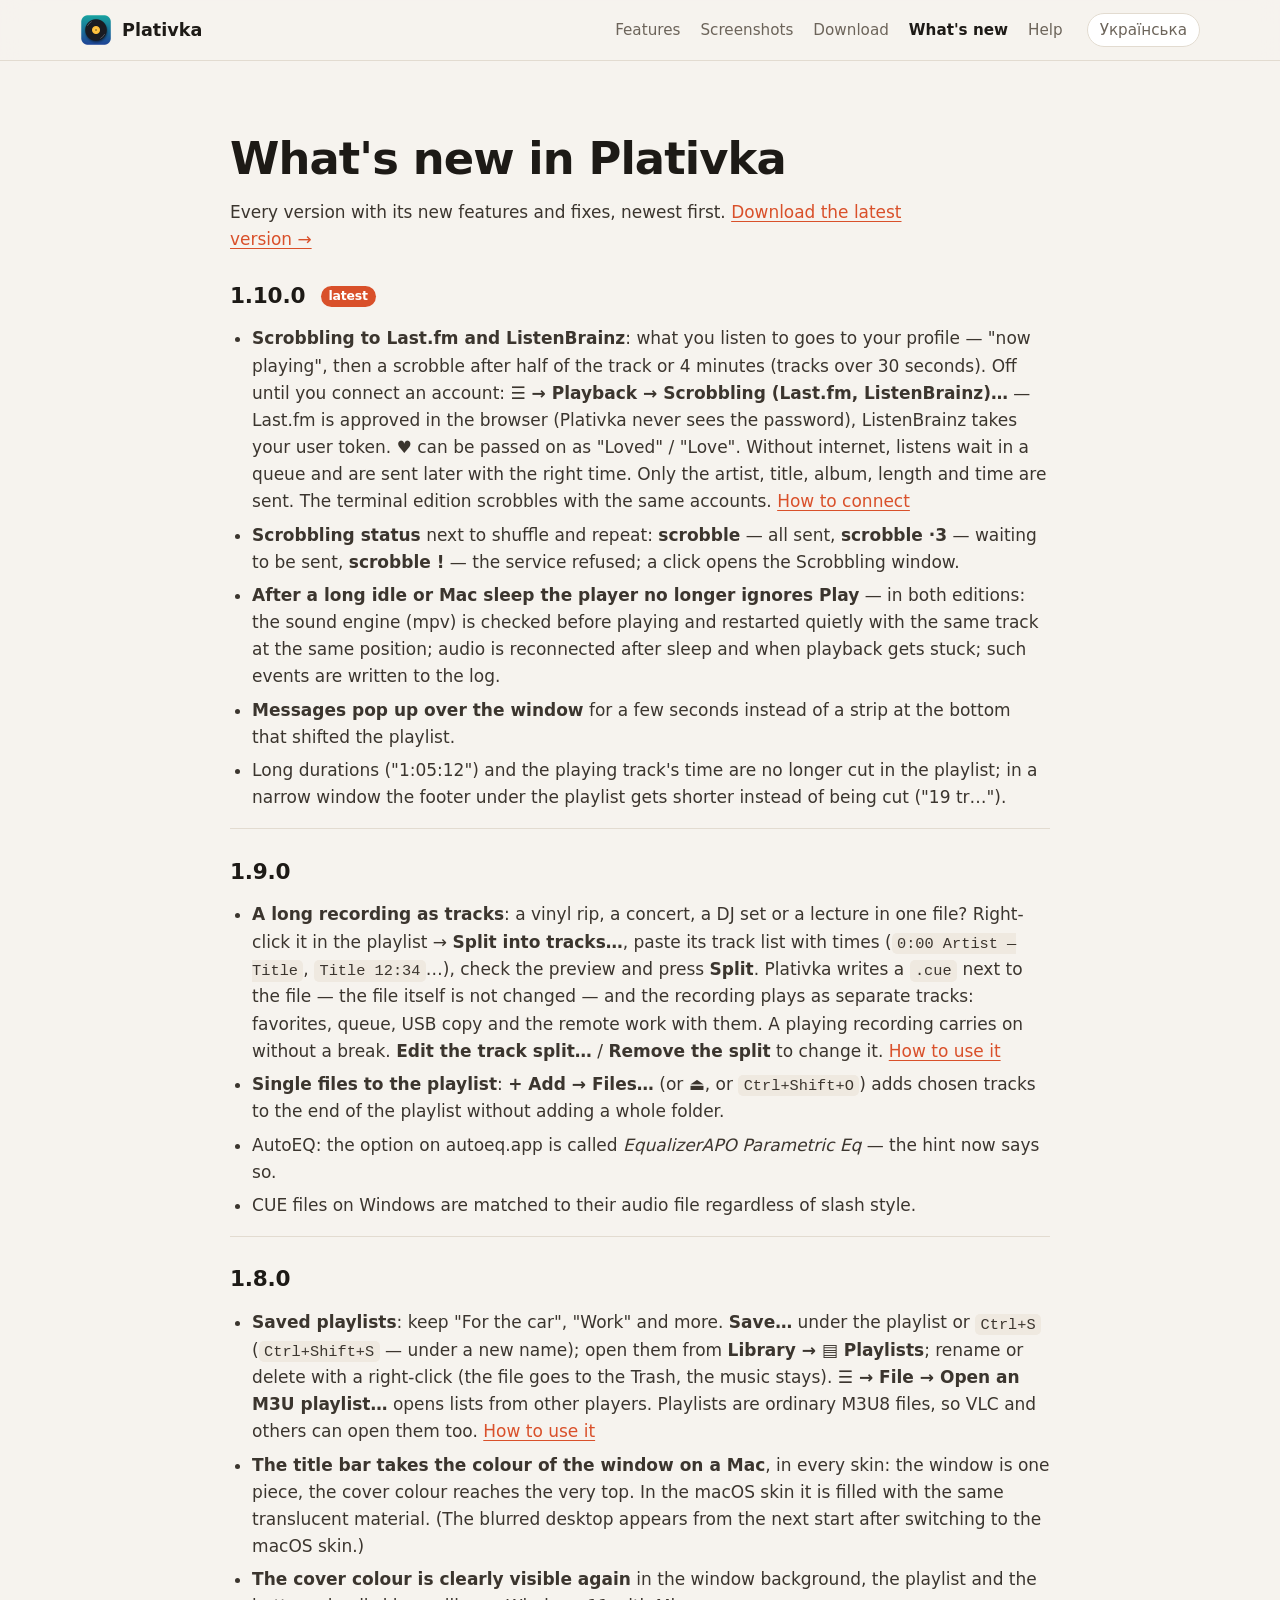
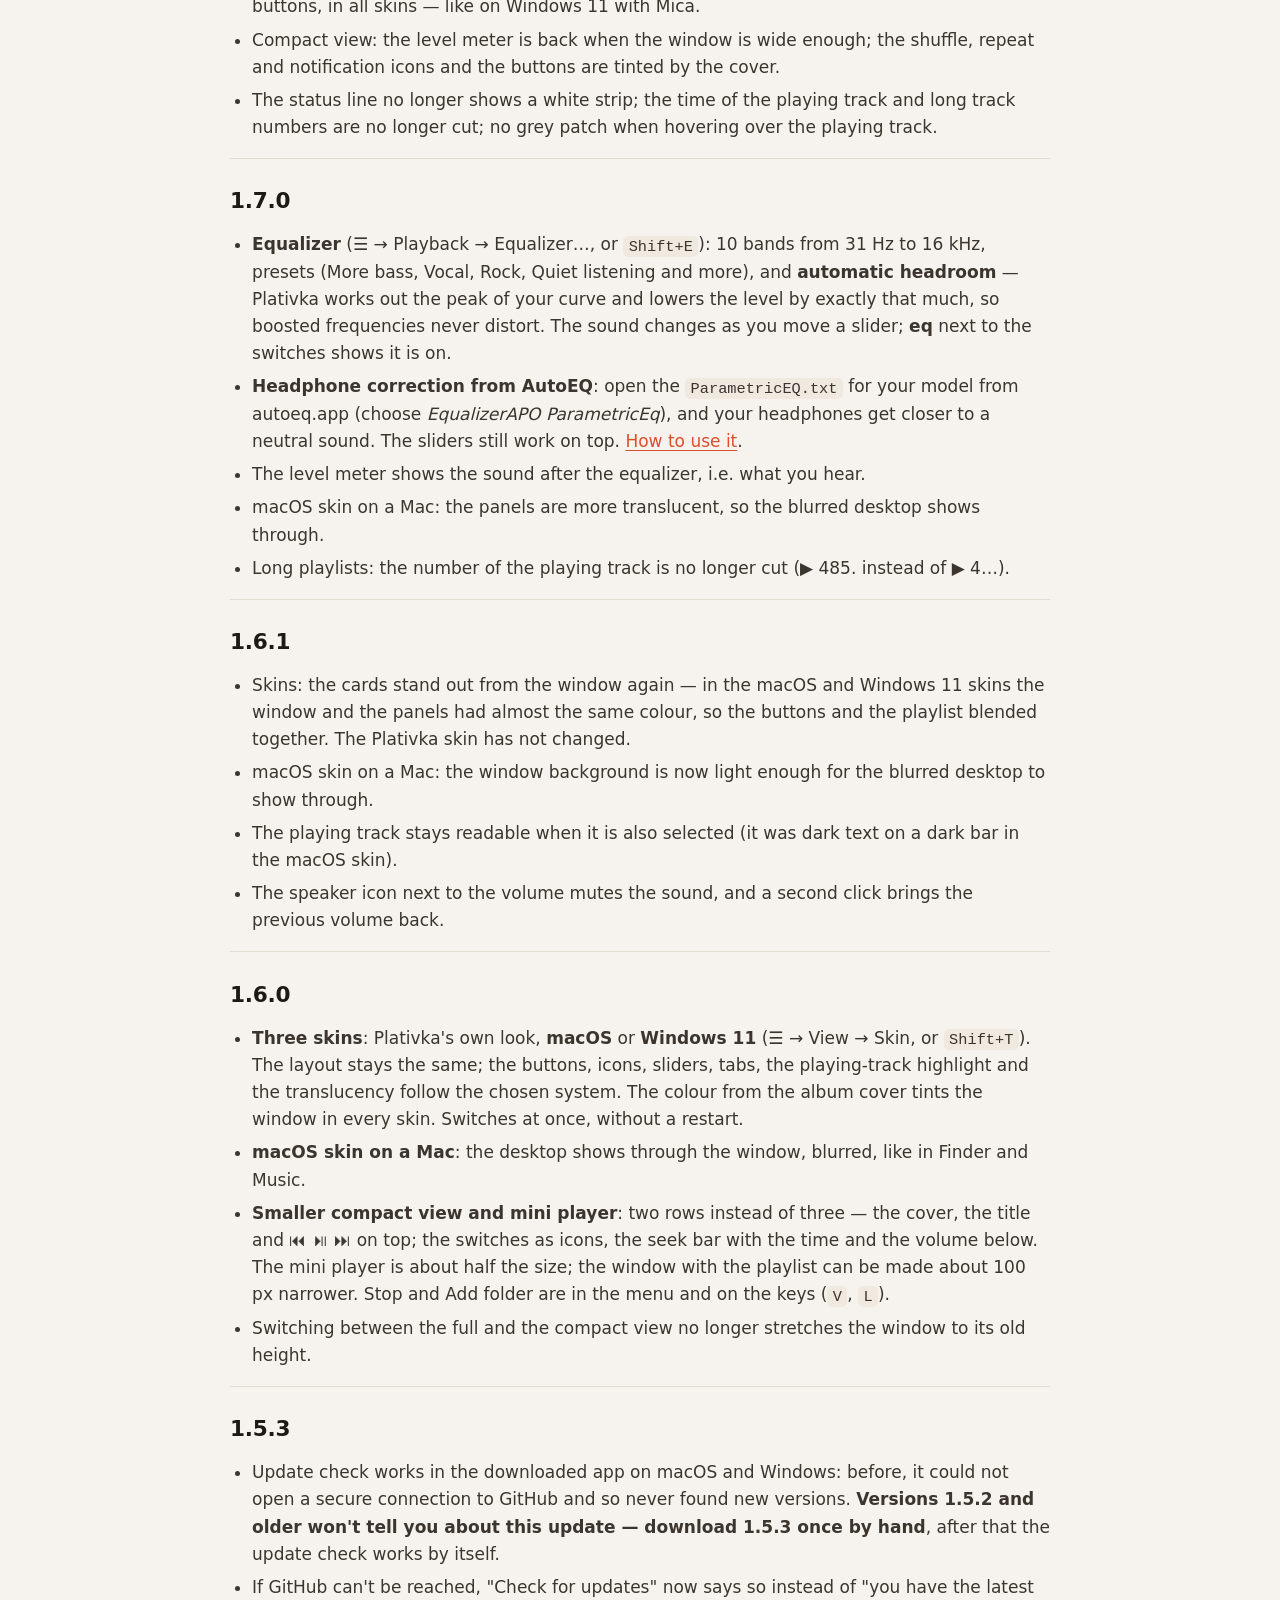
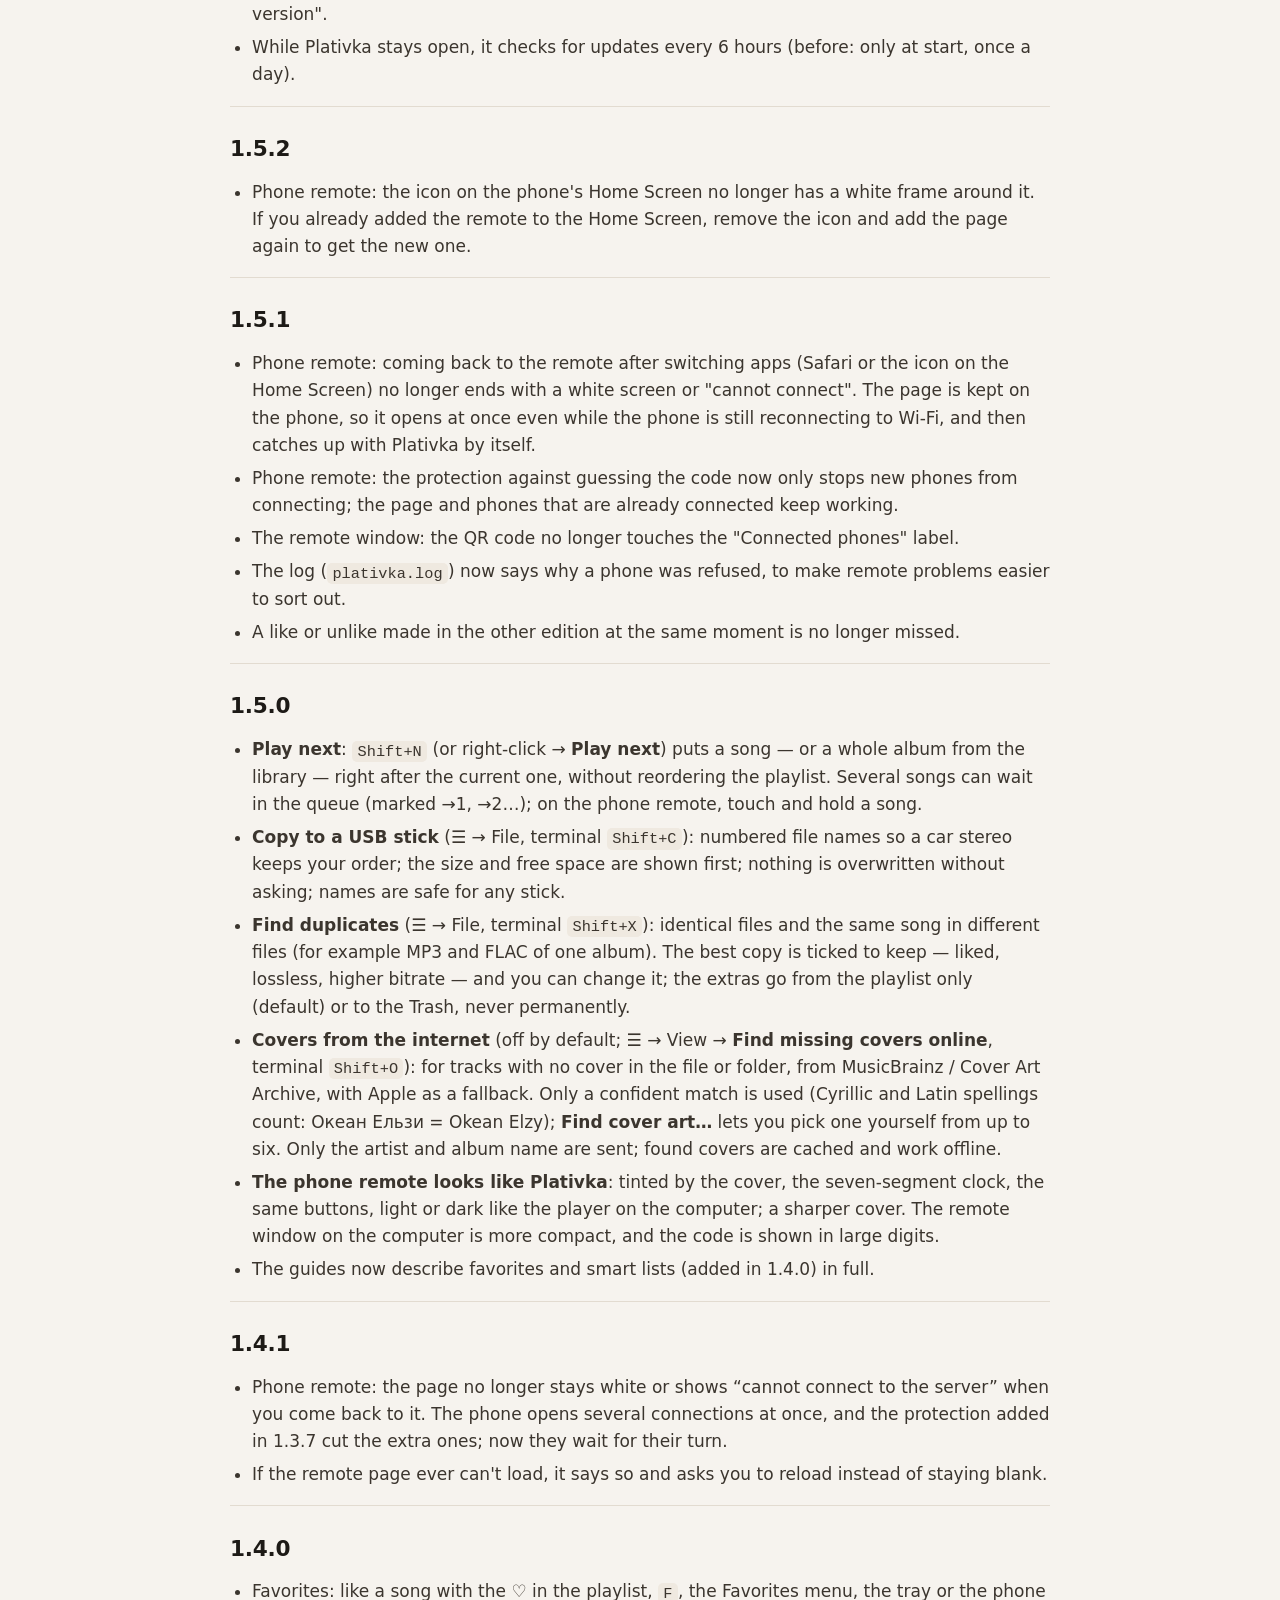
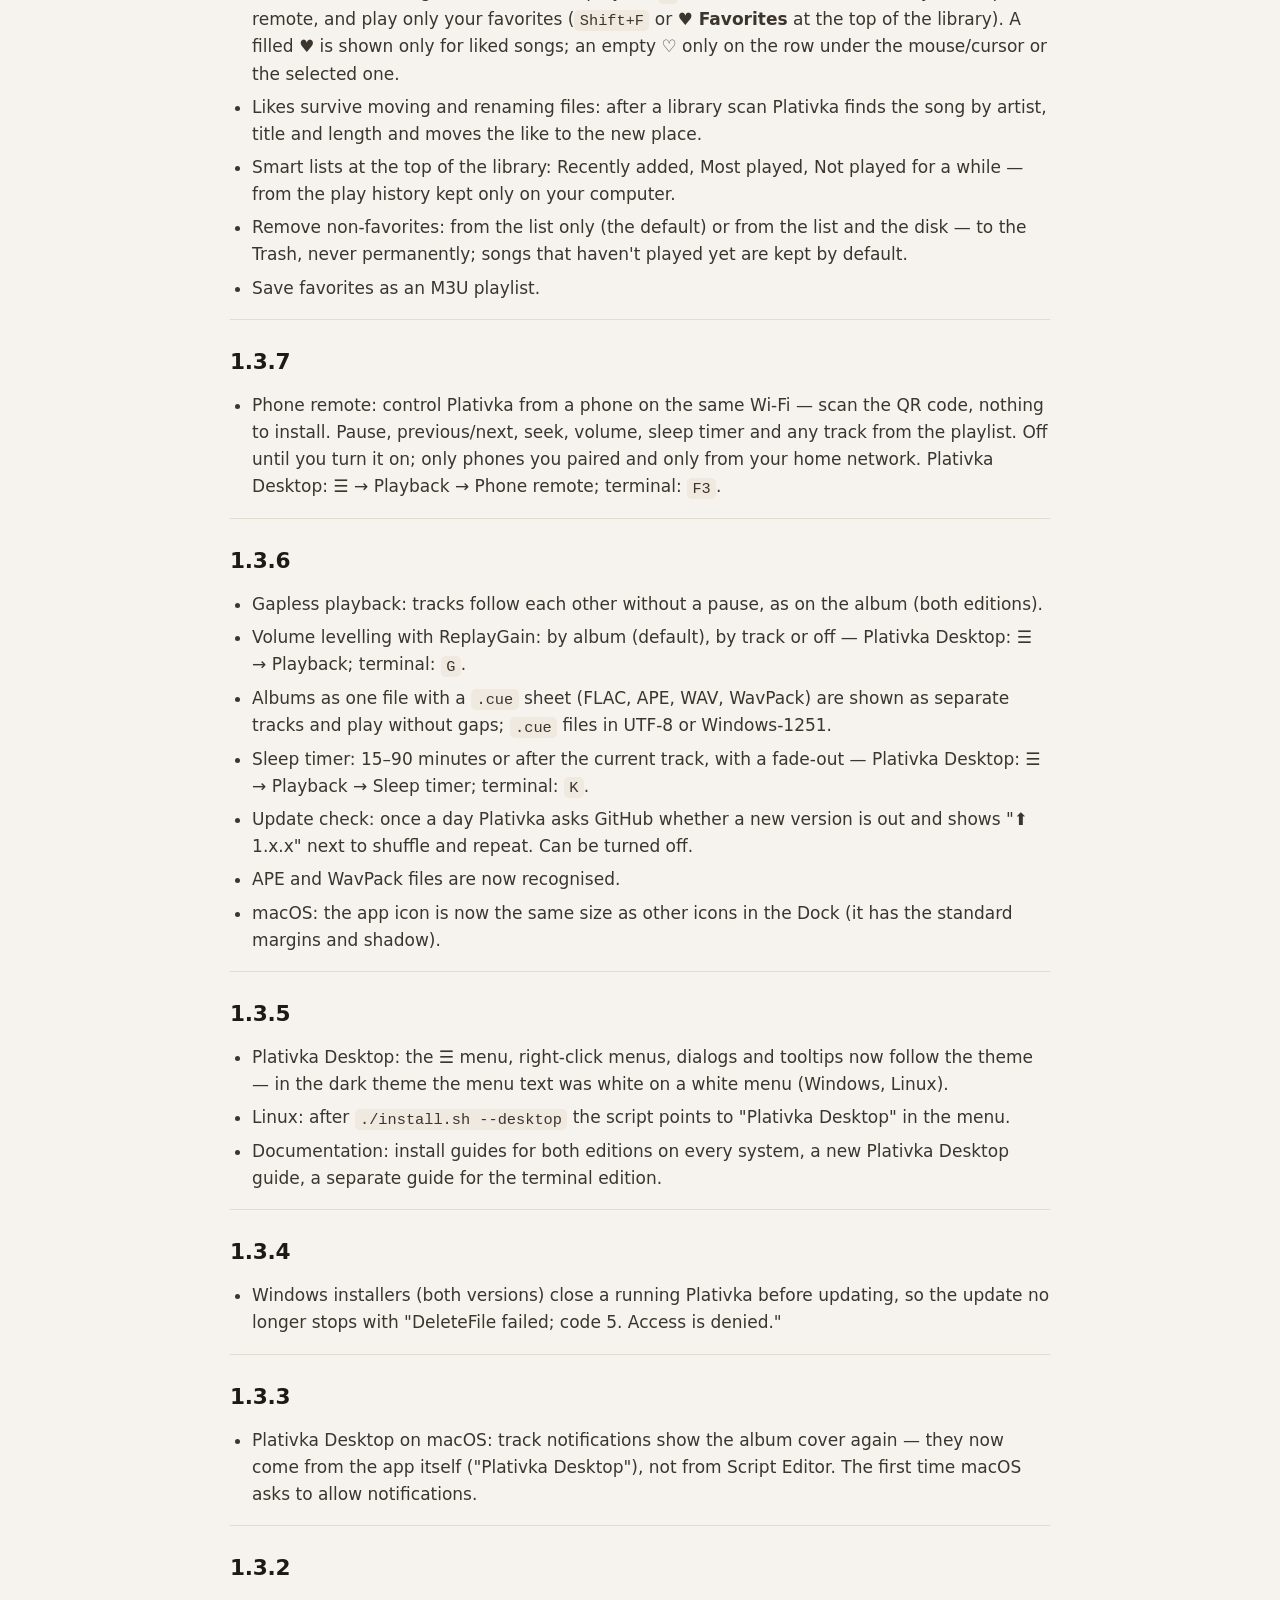
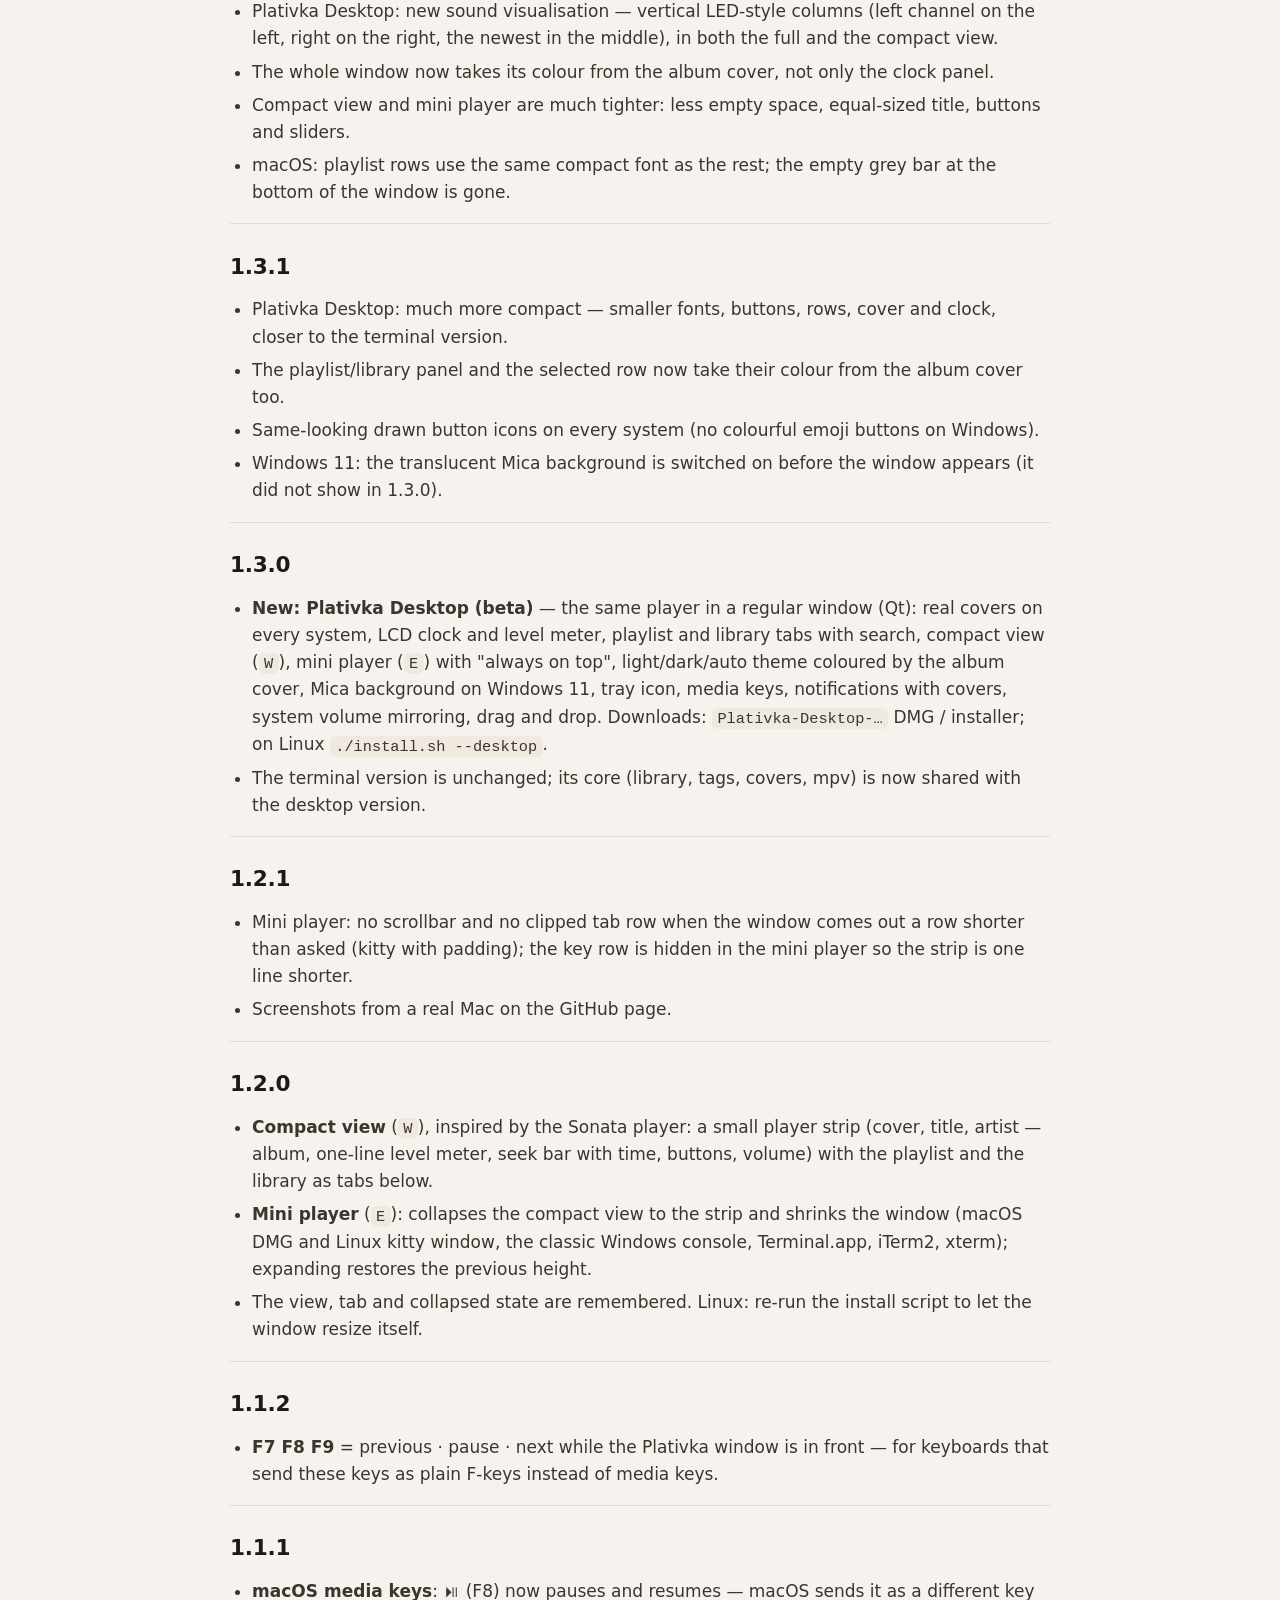
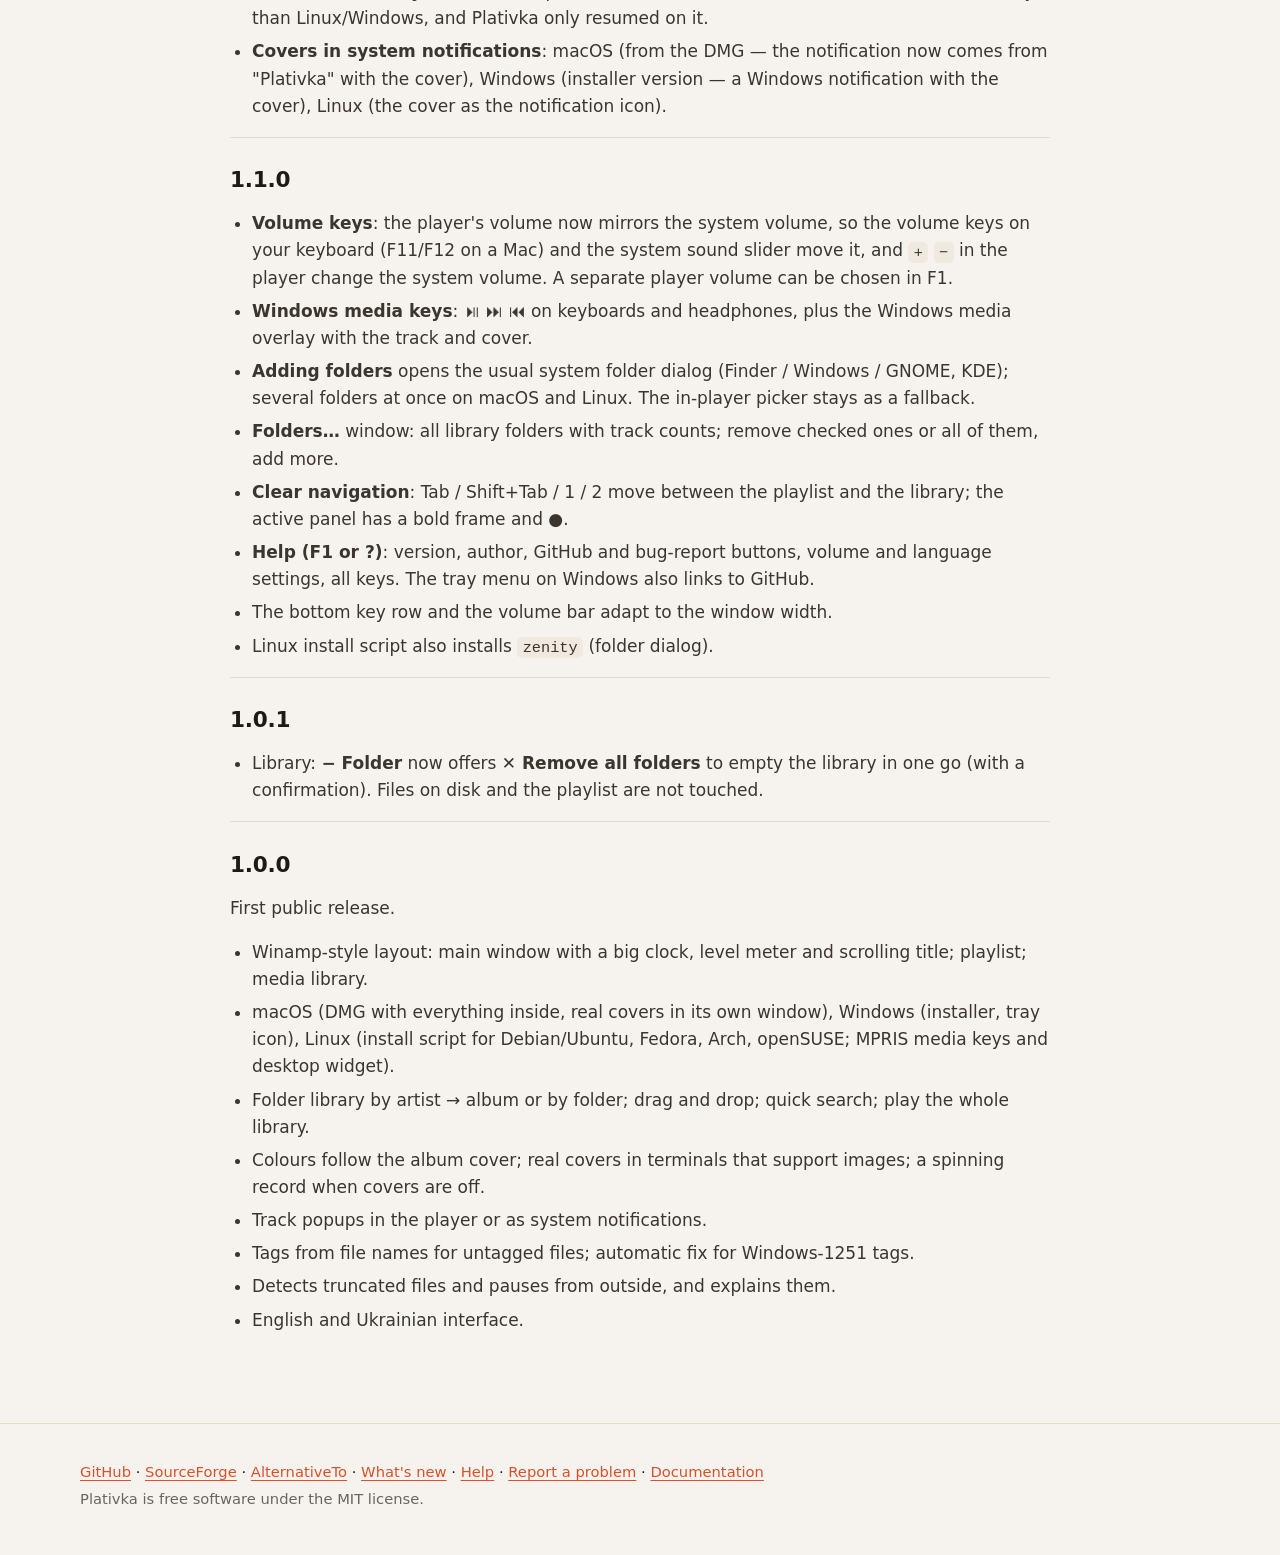
<file: docs/whats-new/index.html>
<!doctype html>
<html lang="en">
<head>
<meta charset="utf-8">
<meta name="viewport" content="width=device-width, initial-scale=1">
<title>What&#x27;s new in Plativka — Plativka</title>
<meta name="description" content="Every version with its new features and fixes, newest first.">
<link rel="canonical" href="https://dkindratyuk-web.github.io/plativka/whats-new/">
<link rel="alternate" hreflang="en" href="https://dkindratyuk-web.github.io/plativka/whats-new/">
<link rel="alternate" hreflang="uk" href="https://dkindratyuk-web.github.io/plativka/uk/whats-new/">
<link rel="alternate" hreflang="x-default" href="https://dkindratyuk-web.github.io/plativka/whats-new/">
<meta property="og:type" content="website">
<meta property="og:title" content="What&#x27;s new in Plativka — Plativka">
<meta property="og:description" content="Every version with its new features and fixes, newest first.">
<meta property="og:url" content="https://dkindratyuk-web.github.io/plativka/whats-new/">
<meta property="og:image" content="https://dkindratyuk-web.github.io/plativka/img/og.png">
<meta property="og:image:width" content="1200">
<meta property="og:image:height" content="630">
<meta name="twitter:card" content="summary_large_image">
<meta name="theme-color" content="#f6f3ee">
<link rel="icon" type="image/png" href="../img/favicon.png">
<link rel="apple-touch-icon" href="../img/icon-256.png">
<link rel="stylesheet" href="../site.css">
</head>
<body>
<header class="top">
  <div class="wrap top-in">
    <a class="brand" href="../"><img src="../img/icon-256.png" alt="" width="32" height="32">Plativka</a>
    <nav aria-label="Main"><a href="../#features">Features</a><a href="../#screenshots">Screenshots</a><a href="../#download">Download</a><a href="../whats-new/" aria-current="page">What's new</a><a href="../help/">Help</a></nav>
    <a class="lang" href="../uk/whats-new/" hreflang="uk">Українська</a>
  </div>
</header>

<main class="wrap sec prose">
  <h1>What's new in Plativka</h1>
  <p class="sub">Every version with its new features and fixes, newest first. <a href="https://github.com/dkindratyuk-web/plativka/releases/latest">Download the latest version →</a></p>
  <section class="ver-block" id="v1.10.0"><h2>1.10.0 <span class="badge">latest</span></h2><ul>
<li><strong>Scrobbling to Last.fm and ListenBrainz</strong>: what you listen to goes to your profile — "now playing", then a scrobble after half of the track or 4 minutes (tracks over 30 seconds). Off until you connect an account: <strong>☰ → Playback → Scrobbling (Last.fm, ListenBrainz)…</strong> — Last.fm is approved in the browser (Plativka never sees the password), ListenBrainz takes your user token. ♥ can be passed on as "Loved" / "Love". Without internet, listens wait in a queue and are sent later with the right time. Only the artist, title, album, length and time are sent. The terminal edition scrobbles with the same accounts. <a href="docs/en/desktop.md#scrobbling-lastfm-and-listenbrainz">How to connect</a></li>
<li><strong>Scrobbling status</strong> next to shuffle and repeat: <strong>scrobble</strong> — all sent, <strong>scrobble ·3</strong> — waiting to be sent, <strong>scrobble !</strong> — the service refused; a click opens the Scrobbling window.</li>
<li><strong>After a long idle or Mac sleep the player no longer ignores Play</strong> — in both editions: the sound engine (mpv) is checked before playing and restarted quietly with the same track at the same position; audio is reconnected after sleep and when playback gets stuck; such events are written to the log.</li>
<li><strong>Messages pop up over the window</strong> for a few seconds instead of a strip at the bottom that shifted the playlist.</li>
<li>Long durations ("1:05:12") and the playing track's time are no longer cut in the playlist; in a narrow window the footer under the playlist gets shorter instead of being cut ("19 tr…").</li>
</ul></section><section class="ver-block" id="v1.9.0"><h2>1.9.0</h2><ul>
<li><strong>A long recording as tracks</strong>: a vinyl rip, a concert, a DJ set or a lecture in one file? Right-click it in the playlist → <strong>Split into tracks…</strong>, paste its track list with times (<code>0:00 Artist — Title</code>, <code>Title 12:34</code>…), check the preview and press <strong>Split</strong>. Plativka writes a <code>.cue</code> next to the file — the file itself is not changed — and the recording plays as separate tracks: favorites, queue, USB copy and the remote work with them. A playing recording carries on without a break. <strong>Edit the track split…</strong> / <strong>Remove the split</strong> to change it. <a href="docs/en/desktop.md#a-long-recording-as-tracks">How to use it</a></li>
<li><strong>Single files to the playlist</strong>: <strong>+ Add → Files…</strong> (or ⏏, or <code>Ctrl+Shift+O</code>) adds chosen tracks to the end of the playlist without adding a whole folder.</li>
<li>AutoEQ: the option on autoeq.app is called <em>EqualizerAPO Parametric Eq</em> — the hint now says so.</li>
<li>CUE files on Windows are matched to their audio file regardless of slash style.</li>
</ul></section><section class="ver-block" id="v1.8.0"><h2>1.8.0</h2><ul>
<li><strong>Saved playlists</strong>: keep "For the car", "Work" and more. <strong>Save…</strong> under the playlist or <code>Ctrl+S</code> (<code>Ctrl+Shift+S</code> — under a new name); open them from <strong>Library → ▤ Playlists</strong>; rename or delete with a right-click (the file goes to the Trash, the music stays). <strong>☰ → File → Open an M3U playlist…</strong> opens lists from other players. Playlists are ordinary M3U8 files, so VLC and others can open them too. <a href="docs/en/desktop.md#saved-playlists">How to use it</a></li>
<li><strong>The title bar takes the colour of the window on a Mac</strong>, in every skin: the window is one piece, the cover colour reaches the very top. In the macOS skin it is filled with the same translucent material. (The blurred desktop appears from the next start after switching to the macOS skin.)</li>
<li><strong>The cover colour is clearly visible again</strong> in the window background, the playlist and the buttons, in all skins — like on Windows 11 with Mica.</li>
<li>Compact view: the level meter is back when the window is wide enough; the shuffle, repeat and notification icons and the buttons are tinted by the cover.</li>
<li>The status line no longer shows a white strip; the time of the playing track and long track numbers are no longer cut; no grey patch when hovering over the playing track.</li>
</ul></section><section class="ver-block" id="v1.7.0"><h2>1.7.0</h2><ul>
<li><strong>Equalizer</strong> (☰ → Playback → Equalizer…, or <code>Shift+E</code>): 10 bands from 31 Hz to 16 kHz, presets (More bass, Vocal, Rock, Quiet listening and more), and <strong>automatic headroom</strong> — Plativka works out the peak of your curve and lowers the level by exactly that much, so boosted frequencies never distort. The sound changes as you move a slider; <strong>eq</strong> next to the switches shows it is on.</li>
<li><strong>Headphone correction from AutoEQ</strong>: open the <code>ParametricEQ.txt</code> for your model from autoeq.app (choose <em>EqualizerAPO ParametricEq</em>), and your headphones get closer to a neutral sound. The sliders still work on top. <a href="docs/en/desktop.md#equalizer">How to use it</a>.</li>
<li>The level meter shows the sound after the equalizer, i.e. what you hear.</li>
<li>macOS skin on a Mac: the panels are more translucent, so the blurred desktop shows through.</li>
<li>Long playlists: the number of the playing track is no longer cut (▶ 485. instead of ▶ 4…).</li>
</ul></section><section class="ver-block" id="v1.6.1"><h2>1.6.1</h2><ul>
<li>Skins: the cards stand out from the window again — in the macOS and Windows 11 skins the window and the panels had almost the same colour, so the buttons and the playlist blended together. The Plativka skin has not changed.</li>
<li>macOS skin on a Mac: the window background is now light enough for the blurred desktop to show through.</li>
<li>The playing track stays readable when it is also selected (it was dark text on a dark bar in the macOS skin).</li>
<li>The speaker icon next to the volume mutes the sound, and a second click brings the previous volume back.</li>
</ul></section><section class="ver-block" id="v1.6.0"><h2>1.6.0</h2><ul>
<li><strong>Three skins</strong>: Plativka's own look, <strong>macOS</strong> or <strong>Windows 11</strong> (☰ → View → Skin, or <code>Shift+T</code>). The layout stays the same; the buttons, icons, sliders, tabs, the playing-track highlight and the translucency follow the chosen system. The colour from the album cover tints the window in every skin. Switches at once, without a restart.</li>
<li><strong>macOS skin on a Mac</strong>: the desktop shows through the window, blurred, like in Finder and Music.</li>
<li><strong>Smaller compact view and mini player</strong>: two rows instead of three — the cover, the title and ⏮ ⏯ ⏭ on top; the switches as icons, the seek bar with the time and the volume below. The mini player is about half the size; the window with the playlist can be made about 100 px narrower. Stop and Add folder are in the menu and on the keys (<code>V</code>, <code>L</code>).</li>
<li>Switching between the full and the compact view no longer stretches the window to its old height.</li>
</ul></section><section class="ver-block" id="v1.5.3"><h2>1.5.3</h2><ul>
<li>Update check works in the downloaded app on macOS and Windows: before, it could not open a secure connection to GitHub and so never found new versions. <strong>Versions 1.5.2 and older won't tell you about this update — download 1.5.3 once by hand</strong>, after that the update check works by itself.</li>
<li>If GitHub can't be reached, "Check for updates" now says so instead of "you have the latest version".</li>
<li>While Plativka stays open, it checks for updates every 6 hours (before: only at start, once a day).</li>
</ul></section><section class="ver-block" id="v1.5.2"><h2>1.5.2</h2><ul>
<li>Phone remote: the icon on the phone's Home Screen no longer has a white frame around it. If you already added the remote to the Home Screen, remove the icon and add the page again to get the new one.</li>
</ul></section><section class="ver-block" id="v1.5.1"><h2>1.5.1</h2><ul>
<li>Phone remote: coming back to the remote after switching apps (Safari or the icon on the Home Screen) no longer ends with a white screen or "cannot connect". The page is kept on the phone, so it opens at once even while the phone is still reconnecting to Wi-Fi, and then catches up with Plativka by itself.</li>
<li>Phone remote: the protection against guessing the code now only stops new phones from connecting; the page and phones that are already connected keep working.</li>
<li>The remote window: the QR code no longer touches the "Connected phones" label.</li>
<li>The log (<code>plativka.log</code>) now says why a phone was refused, to make remote problems easier to sort out.</li>
<li>A like or unlike made in the other edition at the same moment is no longer missed.</li>
</ul></section><section class="ver-block" id="v1.5.0"><h2>1.5.0</h2><ul>
<li><strong>Play next</strong>: <code>Shift+N</code> (or right-click → <strong>Play next</strong>) puts a song — or a whole album from the library — right after the current one, without reordering the playlist. Several songs can wait in the queue (marked →1, →2…); on the phone remote, touch and hold a song.</li>
<li><strong>Copy to a USB stick</strong> (☰ → File, terminal <code>Shift+C</code>): numbered file names so a car stereo keeps your order; the size and free space are shown first; nothing is overwritten without asking; names are safe for any stick.</li>
<li><strong>Find duplicates</strong> (☰ → File, terminal <code>Shift+X</code>): identical files and the same song in different files (for example MP3 and FLAC of one album). The best copy is ticked to keep — liked, lossless, higher bitrate — and you can change it; the extras go from the playlist only (default) or to the Trash, never permanently.</li>
<li><strong>Covers from the internet</strong> (off by default; ☰ → View → <strong>Find missing covers online</strong>, terminal <code>Shift+O</code>): for tracks with no cover in the file or folder, from MusicBrainz / Cover Art Archive, with Apple as a fallback. Only a confident match is used (Cyrillic and Latin spellings count: Океан Ельзи = Okean Elzy); <strong>Find cover art…</strong> lets you pick one yourself from up to six. Only the artist and album name are sent; found covers are cached and work offline.</li>
<li><strong>The phone remote looks like Plativka</strong>: tinted by the cover, the seven-segment clock, the same buttons, light or dark like the player on the computer; a sharper cover. The remote window on the computer is more compact, and the code is shown in large digits.</li>
<li>The guides now describe favorites and smart lists (added in 1.4.0) in full.</li>
</ul></section><section class="ver-block" id="v1.4.1"><h2>1.4.1</h2><ul>
<li>Phone remote: the page no longer stays white or shows “cannot connect to the server” when you come back to it. The phone opens several connections at once, and the protection added in 1.3.7 cut the extra ones; now they wait for their turn.</li>
<li>If the remote page ever can't load, it says so and asks you to reload instead of staying blank.</li>
</ul></section><section class="ver-block" id="v1.4.0"><h2>1.4.0</h2><ul>
<li>Favorites: like a song with the ♡ in the playlist, <code>F</code>, the Favorites menu, the tray or the phone remote, and play only your favorites (<code>Shift+F</code> or <strong>♥ Favorites</strong> at the top of the library). A filled ♥ is shown only for liked songs; an empty ♡ only on the row under the mouse/cursor or the selected one.</li>
<li>Likes survive moving and renaming files: after a library scan Plativka finds the song by artist, title and length and moves the like to the new place.</li>
<li>Smart lists at the top of the library: Recently added, Most played, Not played for a while — from the play history kept only on your computer.</li>
<li>Remove non-favorites: from the list only (the default) or from the list and the disk — to the Trash, never permanently; songs that haven't played yet are kept by default.</li>
<li>Save favorites as an M3U playlist.</li>
</ul></section><section class="ver-block" id="v1.3.7"><h2>1.3.7</h2><ul>
<li>Phone remote: control Plativka from a phone on the same Wi-Fi — scan the QR code, nothing to install. Pause, previous/next, seek, volume, sleep timer and any track from the playlist. Off until you turn it on; only phones you paired and only from your home network. Plativka Desktop: ☰ → Playback → Phone remote; terminal: <code>F3</code>.</li>
</ul></section><section class="ver-block" id="v1.3.6"><h2>1.3.6</h2><ul>
<li>Gapless playback: tracks follow each other without a pause, as on the album (both editions).</li>
<li>Volume levelling with ReplayGain: by album (default), by track or off — Plativka Desktop: ☰ → Playback; terminal: <code>G</code>.</li>
<li>Albums as one file with a <code>.cue</code> sheet (FLAC, APE, WAV, WavPack) are shown as separate tracks and play without gaps; <code>.cue</code> files in UTF-8 or Windows-1251.</li>
<li>Sleep timer: 15–90 minutes or after the current track, with a fade-out — Plativka Desktop: ☰ → Playback → Sleep timer; terminal: <code>K</code>.</li>
<li>Update check: once a day Plativka asks GitHub whether a new version is out and shows "⬆ 1.x.x" next to shuffle and repeat. Can be turned off.</li>
<li>APE and WavPack files are now recognised.</li>
<li>macOS: the app icon is now the same size as other icons in the Dock (it has the standard margins and shadow).</li>
</ul></section><section class="ver-block" id="v1.3.5"><h2>1.3.5</h2><ul>
<li>Plativka Desktop: the ☰ menu, right-click menus, dialogs and tooltips now follow the theme — in the dark theme the menu text was white on a white menu (Windows, Linux).</li>
<li>Linux: after <code>./install.sh --desktop</code> the script points to "Plativka Desktop" in the menu.</li>
<li>Documentation: install guides for both editions on every system, a new Plativka Desktop guide, a separate guide for the terminal edition.</li>
</ul></section><section class="ver-block" id="v1.3.4"><h2>1.3.4</h2><ul>
<li>Windows installers (both versions) close a running Plativka before updating, so the update no longer stops with "DeleteFile failed; code 5. Access is denied."</li>
</ul></section><section class="ver-block" id="v1.3.3"><h2>1.3.3</h2><ul>
<li>Plativka Desktop on macOS: track notifications show the album cover again — they now come from the app itself ("Plativka Desktop"), not from Script Editor. The first time macOS asks to allow notifications.</li>
</ul></section><section class="ver-block" id="v1.3.2"><h2>1.3.2</h2><ul>
<li>Plativka Desktop: new sound visualisation — vertical LED-style columns (left channel on the left, right on the right, the newest in the middle), in both the full and the compact view.</li>
<li>The whole window now takes its colour from the album cover, not only the clock panel.</li>
<li>Compact view and mini player are much tighter: less empty space, equal-sized title, buttons and sliders.</li>
<li>macOS: playlist rows use the same compact font as the rest; the empty grey bar at the bottom of the window is gone.</li>
</ul></section><section class="ver-block" id="v1.3.1"><h2>1.3.1</h2><ul>
<li>Plativka Desktop: much more compact — smaller fonts, buttons, rows, cover and clock, closer to the terminal version.</li>
<li>The playlist/library panel and the selected row now take their colour from the album cover too.</li>
<li>Same-looking drawn button icons on every system (no colourful emoji buttons on Windows).</li>
<li>Windows 11: the translucent Mica background is switched on before the window appears (it did not show in 1.3.0).</li>
</ul></section><section class="ver-block" id="v1.3.0"><h2>1.3.0</h2><ul>
<li><strong>New: Plativka Desktop (beta)</strong> — the same player in a regular window (Qt): real covers on every system, LCD clock and level meter, playlist and library tabs with search, compact view (<code>W</code>), mini player (<code>E</code>) with "always on top", light/dark/auto theme coloured by the album cover, Mica background on Windows 11, tray icon, media keys, notifications with covers, system volume mirroring, drag and drop. Downloads: <code>Plativka-Desktop-…</code> DMG / installer; on Linux <code>./install.sh --desktop</code>.</li>
<li>The terminal version is unchanged; its core (library, tags, covers, mpv) is now shared with the desktop version.</li>
</ul></section><section class="ver-block" id="v1.2.1"><h2>1.2.1</h2><ul>
<li>Mini player: no scrollbar and no clipped tab row when the window comes out a row shorter than asked (kitty with padding); the key row is hidden in the mini player so the strip is one line shorter.</li>
<li>Screenshots from a real Mac on the GitHub page.</li>
</ul></section><section class="ver-block" id="v1.2.0"><h2>1.2.0</h2><ul>
<li><strong>Compact view</strong> (<code>W</code>), inspired by the Sonata player: a small player strip (cover, title, artist — album, one-line level meter, seek bar with time, buttons, volume) with the playlist and the library as tabs below.</li>
<li><strong>Mini player</strong> (<code>E</code>): collapses the compact view to the strip and shrinks the window (macOS DMG and Linux kitty window, the classic Windows console, Terminal.app, iTerm2, xterm); expanding restores the previous height.</li>
<li>The view, tab and collapsed state are remembered. Linux: re-run the install script to let the window resize itself.</li>
</ul></section><section class="ver-block" id="v1.1.2"><h2>1.1.2</h2><ul>
<li><strong>F7 F8 F9</strong> = previous · pause · next while the Plativka window is in front — for keyboards that send these keys as plain F-keys instead of media keys.</li>
</ul></section><section class="ver-block" id="v1.1.1"><h2>1.1.1</h2><ul>
<li><strong>macOS media keys</strong>: ⏯ (F8) now pauses and resumes — macOS sends it as a different key than Linux/Windows, and Plativka only resumed on it.</li>
<li><strong>Covers in system notifications</strong>: macOS (from the DMG — the notification now comes from "Plativka" with the cover), Windows (installer version — a Windows notification with the cover), Linux (the cover as the notification icon).</li>
</ul></section><section class="ver-block" id="v1.1.0"><h2>1.1.0</h2><ul>
<li><strong>Volume keys</strong>: the player's volume now mirrors the system volume, so the volume keys on your keyboard (F11/F12 on a Mac) and the system sound slider move it, and <code>+</code> <code>−</code> in the player change the system volume. A separate player volume can be chosen in F1.</li>
<li><strong>Windows media keys</strong>: ⏯ ⏭ ⏮ on keyboards and headphones, plus the Windows media overlay with the track and cover.</li>
<li><strong>Adding folders</strong> opens the usual system folder dialog (Finder / Windows / GNOME, KDE); several folders at once on macOS and Linux. The in-player picker stays as a fallback.</li>
<li><strong>Folders…</strong> window: all library folders with track counts; remove checked ones or all of them, add more.</li>
<li><strong>Clear navigation</strong>: Tab / Shift+Tab / 1 / 2 move between the playlist and the library; the active panel has a bold frame and ●.</li>
<li><strong>Help (F1 or ?)</strong>: version, author, GitHub and bug-report buttons, volume and language settings, all keys. The tray menu on Windows also links to GitHub.</li>
<li>The bottom key row and the volume bar adapt to the window width.</li>
<li>Linux install script also installs <code>zenity</code> (folder dialog).</li>
</ul></section><section class="ver-block" id="v1.0.1"><h2>1.0.1</h2><ul>
<li>Library: <strong>− Folder</strong> now offers <strong>✕ Remove all folders</strong> to empty the library in one go (with a confirmation). Files on disk and the playlist are not touched.</li>
</ul></section><section class="ver-block" id="v1.0.0"><h2>1.0.0</h2><p>First public release.</p>
<ul>
<li>Winamp-style layout: main window with a big clock, level meter and scrolling title; playlist; media library.</li>
<li>macOS (DMG with everything inside, real covers in its own window), Windows (installer, tray icon), Linux (install script for Debian/Ubuntu, Fedora, Arch, openSUSE; MPRIS media keys and desktop widget).</li>
<li>Folder library by artist → album or by folder; drag and drop; quick search; play the whole library.</li>
<li>Colours follow the album cover; real covers in terminals that support images; a spinning record when covers are off.</li>
<li>Track popups in the player or as system notifications.</li>
<li>Tags from file names for untagged files; automatic fix for Windows-1251 tags.</li>
<li>Detects truncated files and pauses from outside, and explains them.</li>
<li>English and Ukrainian interface.</li>
</ul></section>
</main>

<footer class="foot">
  <div class="wrap foot-in">
    <p><a href="https://github.com/dkindratyuk-web/plativka">GitHub</a> · <a href="https://sourceforge.net/projects/plativka/">SourceForge</a> · <a href="https://alternativeto.net/software/plativka/about/">AlternativeTo</a> · <a href="../whats-new/">What's new</a> · <a href="../help/">Help</a> · <a href="https://github.com/dkindratyuk-web/plativka/issues">Report a problem</a> · <a href="https://github.com/dkindratyuk-web/plativka/blob/main/README.md">Documentation</a></p>
    <p class="muted">Plativka is free software under the MIT license.</p>
  </div>
</footer>
</body>
</html>
</file>
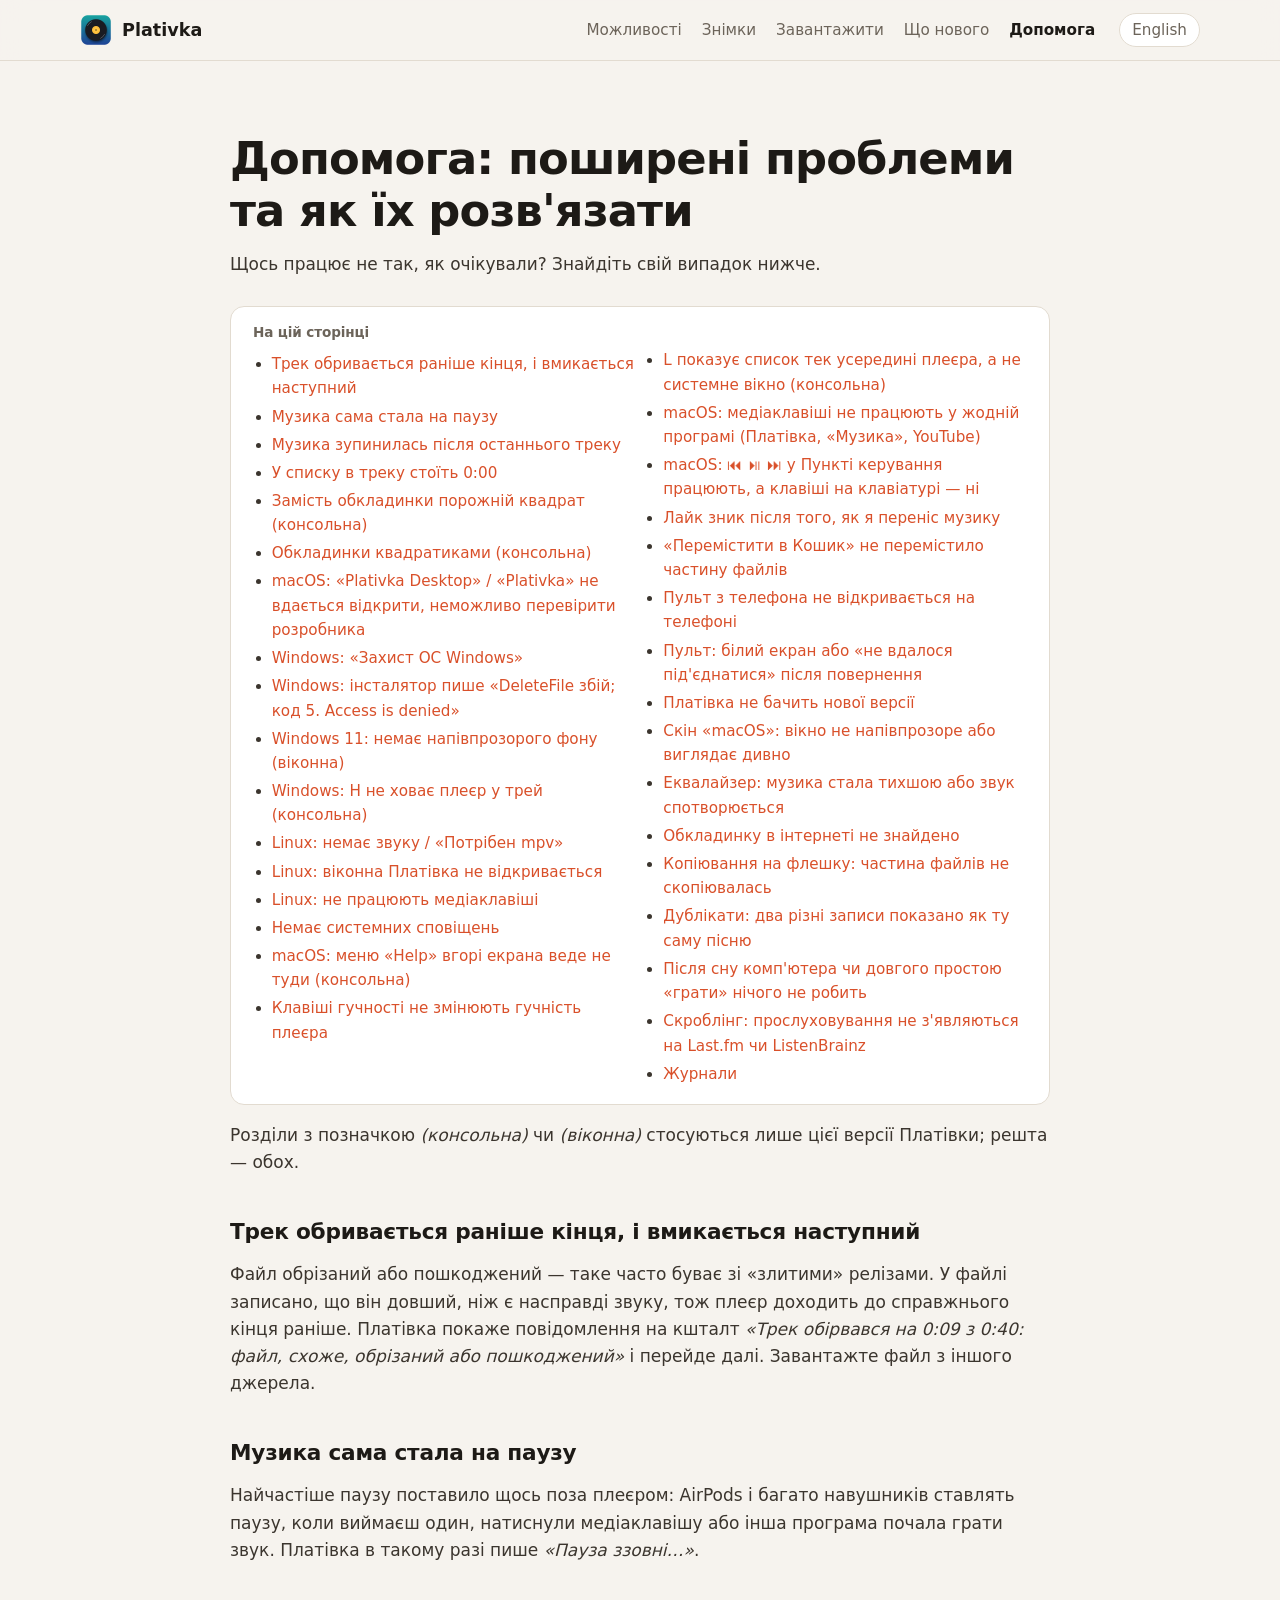
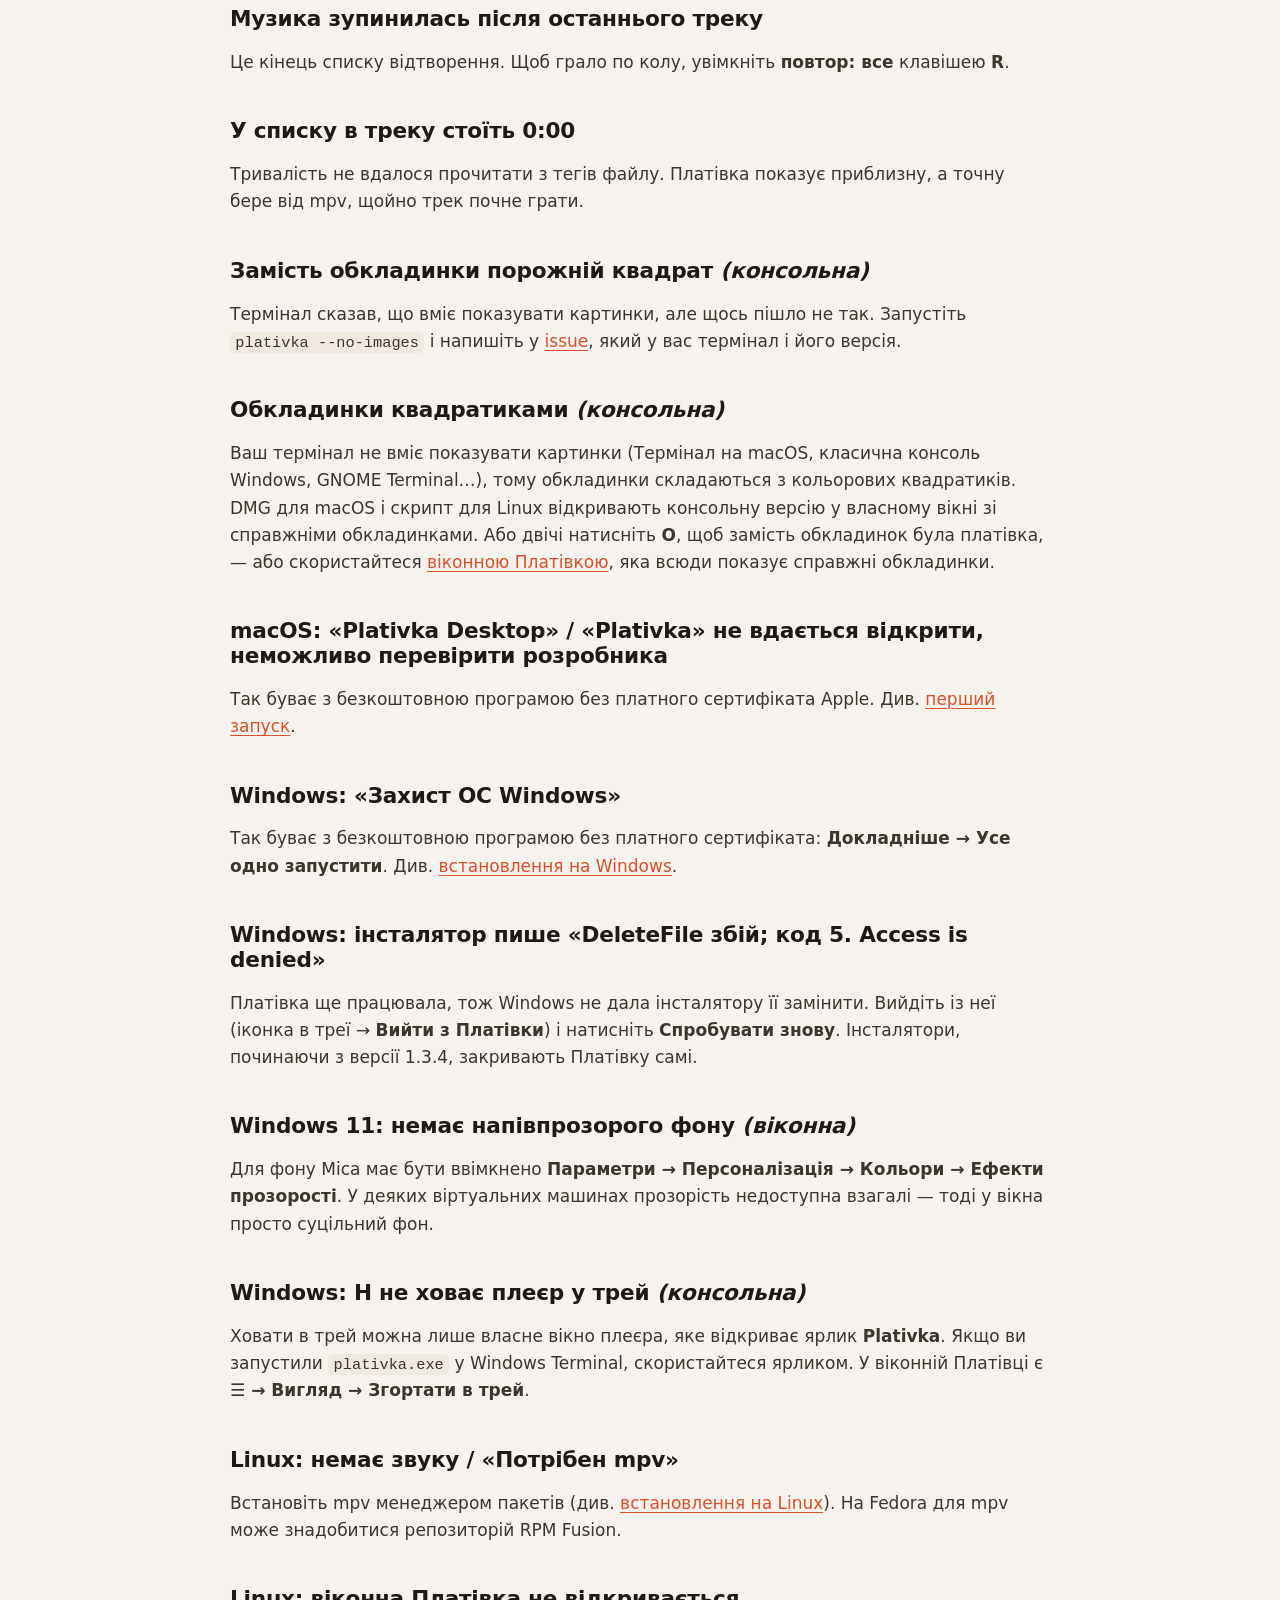
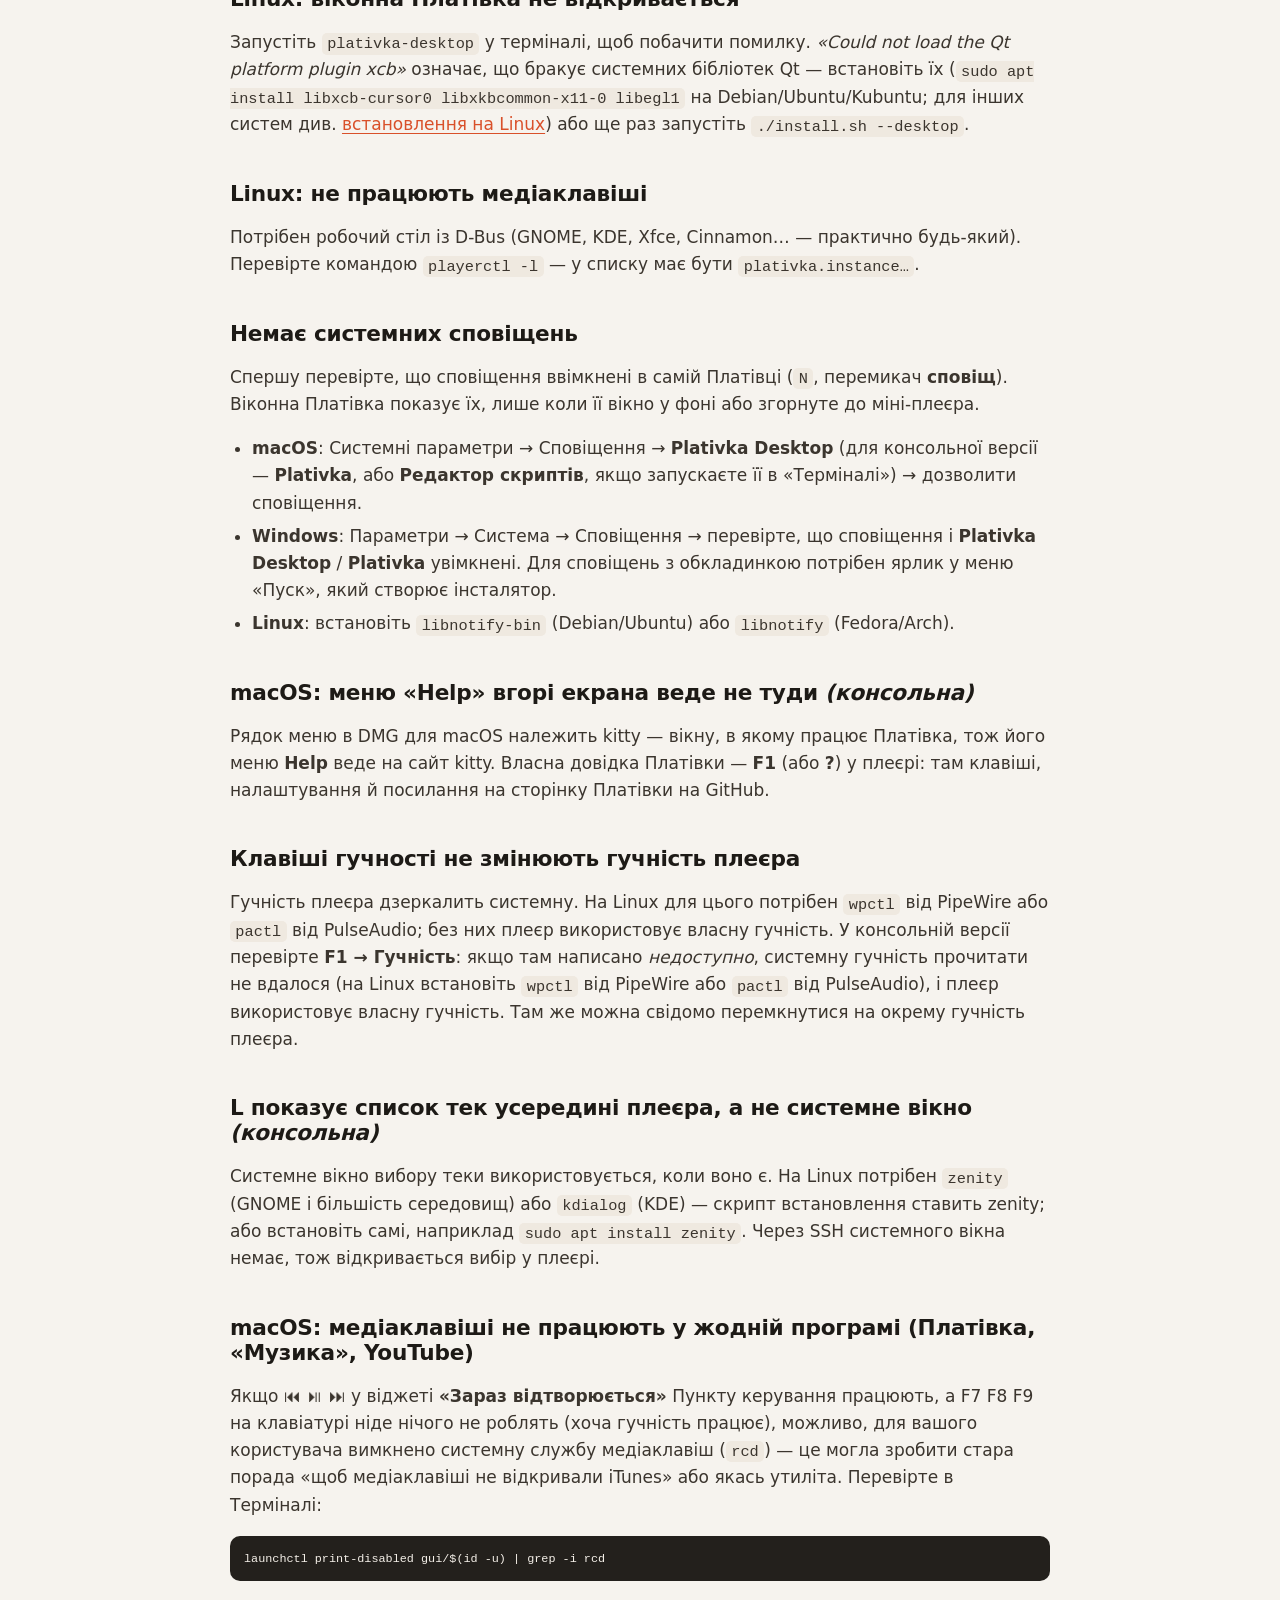
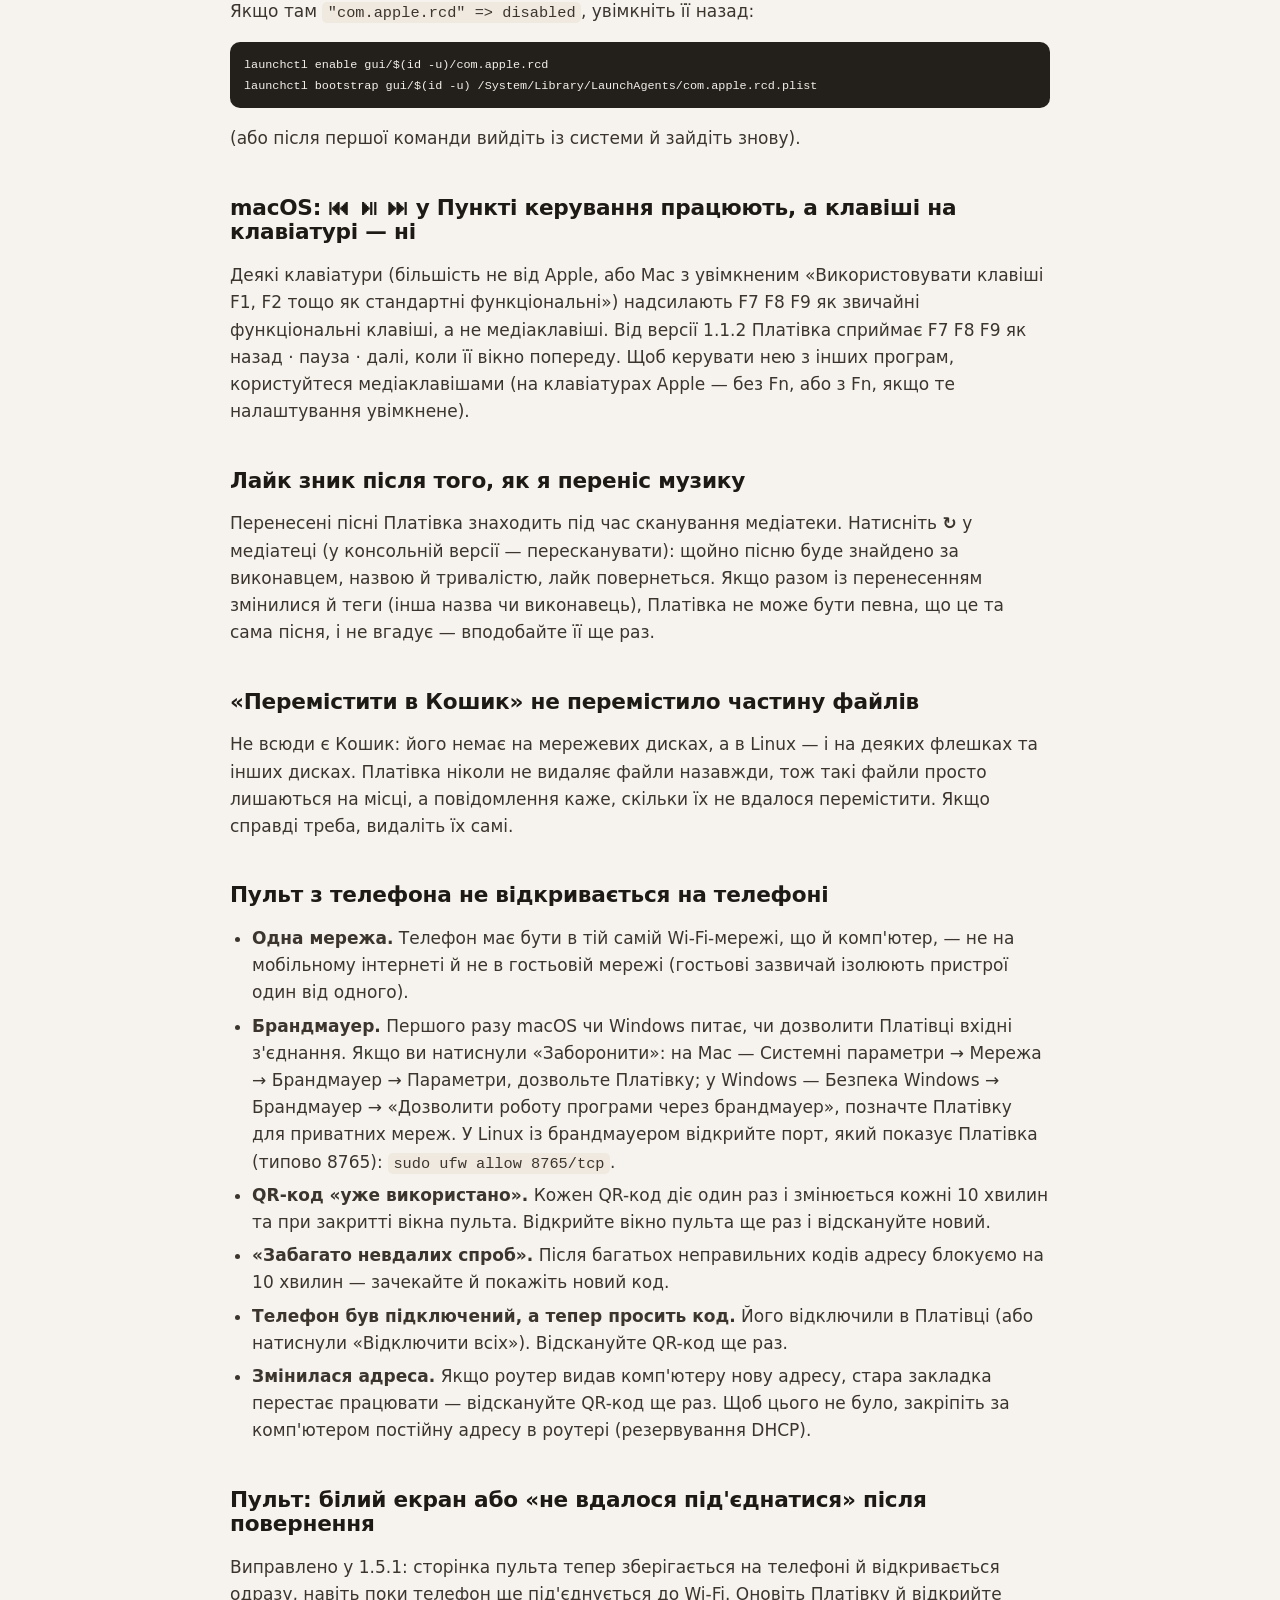
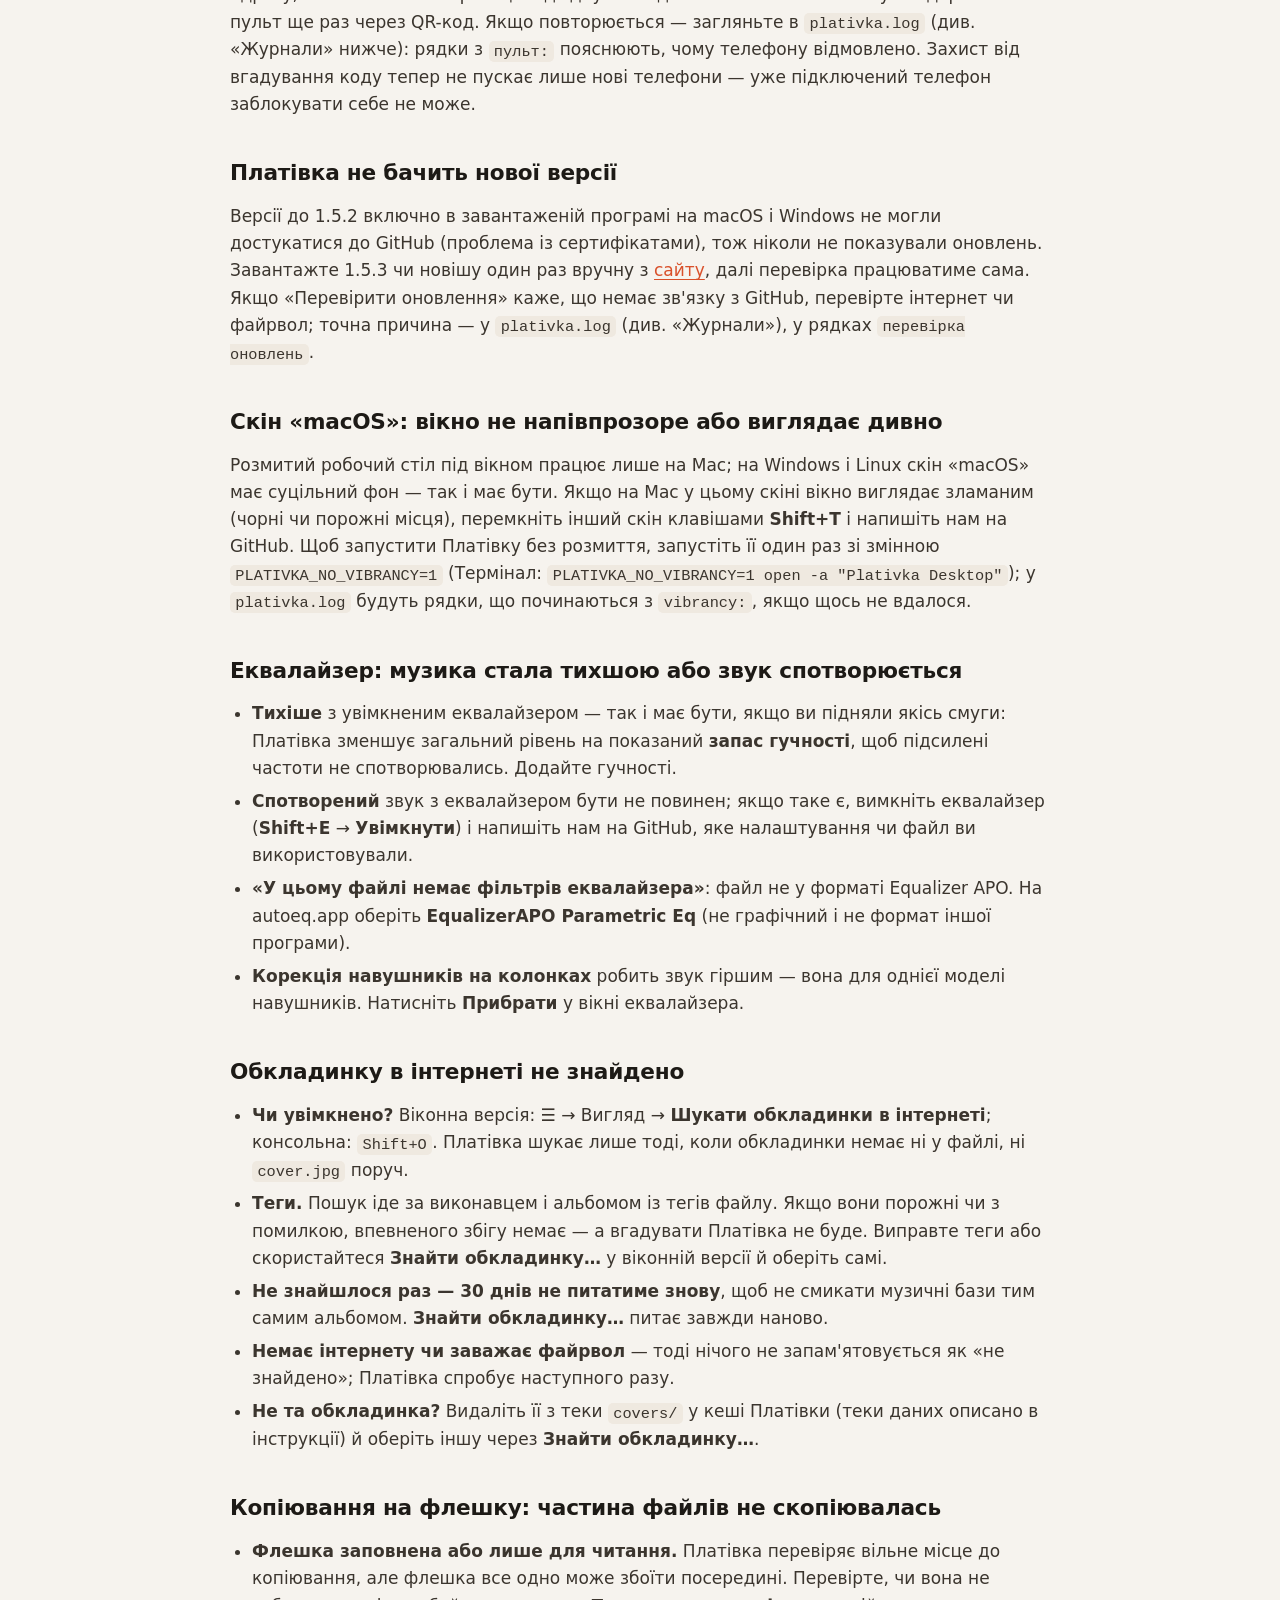
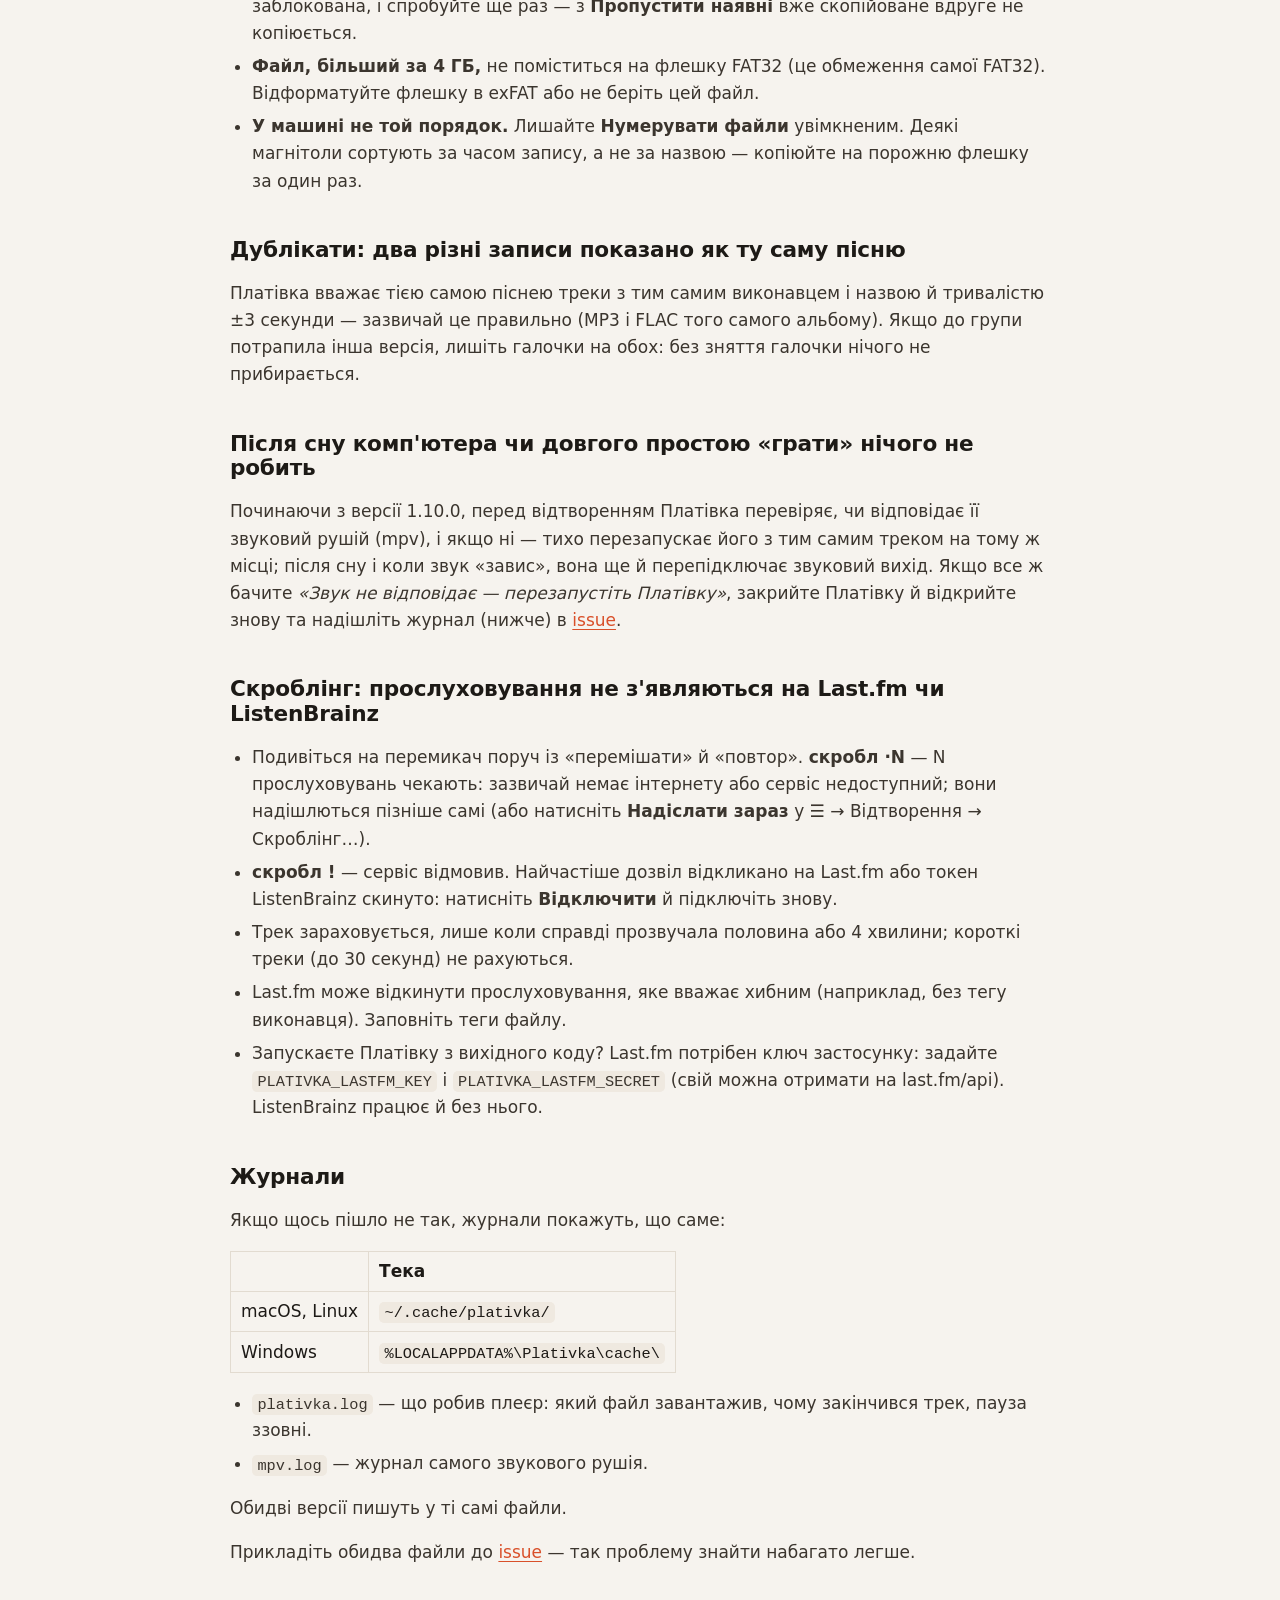
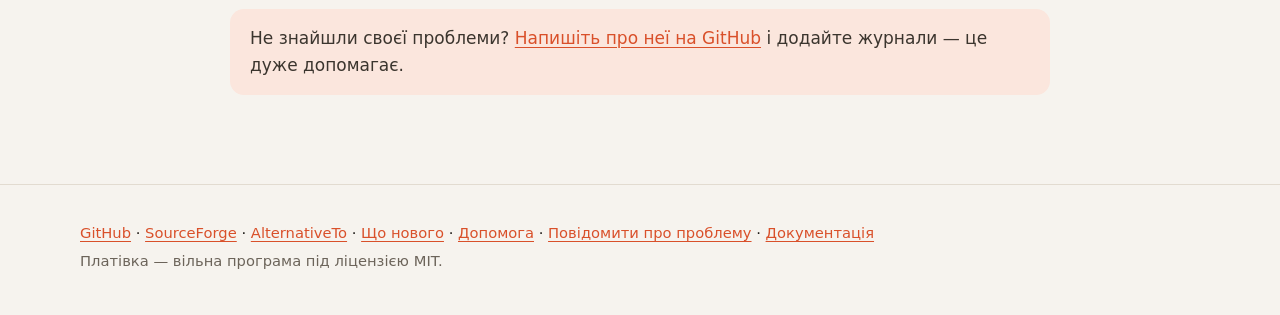
<file: docs/uk/help/index.html>
<!doctype html>
<html lang="uk">
<head>
<meta charset="utf-8">
<meta name="viewport" content="width=device-width, initial-scale=1">
<title>Допомога: поширені проблеми та як їх розв&#x27;язати — Plativka</title>
<meta name="description" content="Щось працює не так, як очікували? Знайдіть свій випадок нижче.">
<link rel="canonical" href="https://dkindratyuk-web.github.io/plativka/uk/help/">
<link rel="alternate" hreflang="uk" href="https://dkindratyuk-web.github.io/plativka/uk/help/">
<link rel="alternate" hreflang="en" href="https://dkindratyuk-web.github.io/plativka/help/">
<link rel="alternate" hreflang="x-default" href="https://dkindratyuk-web.github.io/plativka/help/">
<meta property="og:type" content="website">
<meta property="og:title" content="Допомога: поширені проблеми та як їх розв&#x27;язати — Plativka">
<meta property="og:description" content="Щось працює не так, як очікували? Знайдіть свій випадок нижче.">
<meta property="og:url" content="https://dkindratyuk-web.github.io/plativka/uk/help/">
<meta property="og:image" content="https://dkindratyuk-web.github.io/plativka/img/og.png">
<meta property="og:image:width" content="1200">
<meta property="og:image:height" content="630">
<meta name="twitter:card" content="summary_large_image">
<meta name="theme-color" content="#f6f3ee">
<link rel="icon" type="image/png" href="../../img/favicon.png">
<link rel="apple-touch-icon" href="../../img/icon-256.png">
<link rel="stylesheet" href="../../site.css">
</head>
<body>
<header class="top">
  <div class="wrap top-in">
    <a class="brand" href="../../uk/"><img src="../../img/icon-256.png" alt="" width="32" height="32">Plativka</a>
    <nav aria-label="Main"><a href="../../uk/#features">Можливості</a><a href="../../uk/#screenshots">Знімки</a><a href="../../uk/#download">Завантажити</a><a href="../../uk/whats-new/">Що нового</a><a href="../../uk/help/" aria-current="page">Допомога</a></nav>
    <a class="lang" href="../../help/" hreflang="en">English</a>
  </div>
</header>

<main class="wrap sec prose">
  <h1>Допомога: поширені проблеми та як їх розв'язати</h1>
  <p class="sub">Щось працює не так, як очікували? Знайдіть свій випадок нижче.</p>
  <nav class="toc" aria-label="На цій сторінці"><h2>На цій сторінці</h2><ul><li><a href="#_1">Трек обривається раніше кінця, і вмикається наступний</a></li><li><a href="#_2">Музика сама стала на паузу</a></li><li><a href="#_3">Музика зупинилась після останнього треку</a></li><li><a href="#000">У списку в треку стоїть 0:00</a></li><li><a href="#_4">Замість обкладинки порожній квадрат (консольна)</a></li><li><a href="#_5">Обкладинки квадратиками (консольна)</a></li><li><a href="#macos-plativka-desktop-plativka">macOS: «Plativka Desktop» / «Plativka» не вдається відкрити, неможливо перевірити розробника</a></li><li><a href="#windows-windows">Windows: «Захист ОС Windows»</a></li><li><a href="#windows-deletefile-5-access-is-denied">Windows: інсталятор пише «DeleteFile збій; код 5. Access is denied»</a></li><li><a href="#windows-11">Windows 11: немає напівпрозорого фону (віконна)</a></li><li><a href="#windows-h">Windows: H не ховає плеєр у трей (консольна)</a></li><li><a href="#linux-mpv">Linux: немає звуку / «Потрібен mpv»</a></li><li><a href="#linux">Linux: віконна Платівка не відкривається</a></li><li><a href="#linux_1">Linux: не працюють медіаклавіші</a></li><li><a href="#_6">Немає системних сповіщень</a></li><li><a href="#macos-help">macOS: меню «Help» вгорі екрана веде не туди (консольна)</a></li><li><a href="#_7">Клавіші гучності не змінюють гучність плеєра</a></li><li><a href="#l">L показує список тек усередині плеєра, а не системне вікно (консольна)</a></li><li><a href="#macos-youtube">macOS: медіаклавіші не працюють у жодній програмі (Платівка, «Музика», YouTube)</a></li><li><a href="#macos">macOS: ⏮ ⏯ ⏭ у Пункті керування працюють, а клавіші на клавіатурі — ні</a></li><li><a href="#_8">Лайк зник після того, як я переніс музику</a></li><li><a href="#_9">«Перемістити в Кошик» не перемістило частину файлів</a></li><li><a href="#_10">Пульт з телефона не відкривається на телефоні</a></li><li><a href="#_11">Пульт: білий екран або «не вдалося під'єднатися» після повернення</a></li><li><a href="#_12">Платівка не бачить нової версії</a></li><li><a href="#macos_1">Скін «macOS»: вікно не напівпрозоре або виглядає дивно</a></li><li><a href="#_13">Еквалайзер: музика стала тихшою або звук спотворюється</a></li><li><a href="#_14">Обкладинку в інтернеті не знайдено</a></li><li><a href="#_15">Копіювання на флешку: частина файлів не скопіювалась</a></li><li><a href="#_16">Дублікати: два різні записи показано як ту саму пісню</a></li><li><a href="#_17">Після сну комп'ютера чи довгого простою «грати» нічого не робить</a></li><li><a href="#lastfm-listenbrainz">Скроблінг: прослуховування не з'являються на Last.fm чи ListenBrainz</a></li><li><a href="#_18">Журнали</a></li></ul></nav>
  <p>Розділи з позначкою <em>(консольна)</em> чи <em>(віконна)</em> стосуються лише цієї версії Платівки; решта — обох.</p>
<h2 id="_1">Трек обривається раніше кінця, і вмикається наступний</h2>
<p>Файл обрізаний або пошкоджений — таке часто буває зі «злитими» релізами. У файлі записано, що він довший, ніж є насправді звуку, тож плеєр доходить до справжнього кінця раніше. Платівка покаже повідомлення на кшталт <em>«Трек обірвався на 0:09 з 0:40: файл, схоже, обрізаний або пошкоджений»</em> і перейде далі. Завантажте файл з іншого джерела.</p>
<h2 id="_2">Музика сама стала на паузу</h2>
<p>Найчастіше паузу поставило щось поза плеєром: AirPods і багато навушників ставлять паузу, коли виймаєш один, натиснули медіаклавішу або інша програма почала грати звук. Платівка в такому разі пише <em>«Пауза ззовні…»</em>.</p>
<h2 id="_3">Музика зупинилась після останнього треку</h2>
<p>Це кінець списку відтворення. Щоб грало по колу, увімкніть <strong>повтор: все</strong> клавішею <strong>R</strong>.</p>
<h2 id="000">У списку в треку стоїть 0:00</h2>
<p>Тривалість не вдалося прочитати з тегів файлу. Платівка показує приблизну, а точну бере від mpv, щойно трек почне грати.</p>
<h2 id="_4">Замість обкладинки порожній квадрат <em>(консольна)</em></h2>
<p>Термінал сказав, що вміє показувати картинки, але щось пішло не так. Запустіть <code>plativka --no-images</code> і напишіть у <a href="https://github.com/dkindratyuk-web/plativka/issues">issue</a>, який у вас термінал і його версія.</p>
<h2 id="_5">Обкладинки квадратиками <em>(консольна)</em></h2>
<p>Ваш термінал не вміє показувати картинки (Термінал на macOS, класична консоль Windows, GNOME Terminal…), тому обкладинки складаються з кольорових квадратиків. DMG для macOS і скрипт для Linux відкривають консольну версію у власному вікні зі справжніми обкладинками. Або двічі натисніть <strong>O</strong>, щоб замість обкладинок була платівка, — або скористайтеся <a href="https://github.com/dkindratyuk-web/plativka/blob/main/docs/uk/desktop.md">віконною Платівкою</a>, яка всюди показує справжні обкладинки.</p>
<h2 id="macos-plativka-desktop-plativka">macOS: «Plativka Desktop» / «Plativka» не вдається відкрити, неможливо перевірити розробника</h2>
<p>Так буває з безкоштовною програмою без платного сертифіката Apple. Див. <a href="https://github.com/dkindratyuk-web/plativka/blob/main/docs/uk/install-macos.md#3-перший-запуск-лише-один-раз">перший запуск</a>.</p>
<h2 id="windows-windows">Windows: «Захист ОС Windows»</h2>
<p>Так буває з безкоштовною програмою без платного сертифіката: <strong>Докладніше → Усе одно запустити</strong>. Див. <a href="https://github.com/dkindratyuk-web/plativka/blob/main/docs/uk/install-windows.md">встановлення на Windows</a>.</p>
<h2 id="windows-deletefile-5-access-is-denied">Windows: інсталятор пише «DeleteFile збій; код 5. Access is denied»</h2>
<p>Платівка ще працювала, тож Windows не дала інсталятору її замінити. Вийдіть із неї (іконка в треї → <strong>Вийти з Платівки</strong>) і натисніть <strong>Спробувати знову</strong>. Інсталятори, починаючи з версії 1.3.4, закривають Платівку самі.</p>
<h2 id="windows-11">Windows 11: немає напівпрозорого фону <em>(віконна)</em></h2>
<p>Для фону Mica має бути ввімкнено <strong>Параметри → Персоналізація → Кольори → Ефекти прозорості</strong>. У деяких віртуальних машинах прозорість недоступна взагалі — тоді у вікна просто суцільний фон.</p>
<h2 id="windows-h">Windows: H не ховає плеєр у трей <em>(консольна)</em></h2>
<p>Ховати в трей можна лише власне вікно плеєра, яке відкриває ярлик <strong>Plativka</strong>. Якщо ви запустили <code>plativka.exe</code> у Windows Terminal, скористайтеся ярликом. У віконній Платівці є <strong>☰ → Вигляд → Згортати в трей</strong>.</p>
<h2 id="linux-mpv">Linux: немає звуку / «Потрібен mpv»</h2>
<p>Встановіть mpv менеджером пакетів (див. <a href="https://github.com/dkindratyuk-web/plativka/blob/main/docs/uk/install-linux.md#що-саме-відбувається-на-кожній-системі">встановлення на Linux</a>). На Fedora для mpv може знадобитися репозиторій RPM Fusion.</p>
<h2 id="linux">Linux: віконна Платівка не відкривається</h2>
<p>Запустіть <code>plativka-desktop</code> у терміналі, щоб побачити помилку. <em>«Could not load the Qt platform plugin xcb»</em> означає, що бракує системних бібліотек Qt — встановіть їх (<code>sudo apt install libxcb-cursor0 libxkbcommon-x11-0 libegl1</code> на Debian/Ubuntu/Kubuntu; для інших систем див. <a href="https://github.com/dkindratyuk-web/plativka/blob/main/docs/uk/install-linux.md#що-саме-відбувається-на-кожній-системі">встановлення на Linux</a>) або ще раз запустіть <code>./install.sh --desktop</code>.</p>
<h2 id="linux_1">Linux: не працюють медіаклавіші</h2>
<p>Потрібен робочий стіл із D-Bus (GNOME, KDE, Xfce, Cinnamon… — практично будь-який). Перевірте командою <code>playerctl -l</code> — у списку має бути <code>plativka.instance…</code>.</p>
<h2 id="_6">Немає системних сповіщень</h2>
<p>Спершу перевірте, що сповіщення ввімкнені в самій Платівці (<code>N</code>, перемикач <strong>сповіщ</strong>). Віконна Платівка показує їх, лише коли її вікно у фоні або згорнуте до міні-плеєра.</p>
<ul>
<li><strong>macOS</strong>: Системні параметри → Сповіщення → <strong>Plativka Desktop</strong> (для консольної версії — <strong>Plativka</strong>, або <strong>Редактор скриптів</strong>, якщо запускаєте її в «Терміналі») → дозволити сповіщення.</li>
<li><strong>Windows</strong>: Параметри → Система → Сповіщення → перевірте, що сповіщення і <strong>Plativka Desktop</strong> / <strong>Plativka</strong> увімкнені. Для сповіщень з обкладинкою потрібен ярлик у меню «Пуск», який створює інсталятор.</li>
<li><strong>Linux</strong>: встановіть <code>libnotify-bin</code> (Debian/Ubuntu) або <code>libnotify</code> (Fedora/Arch).</li>
</ul>
<h2 id="macos-help">macOS: меню «Help» вгорі екрана веде не туди <em>(консольна)</em></h2>
<p>Рядок меню в DMG для macOS належить kitty — вікну, в якому працює Платівка, тож його меню <strong>Help</strong> веде на сайт kitty. Власна довідка Платівки — <strong>F1</strong> (або <strong>?</strong>) у плеєрі: там клавіші, налаштування й посилання на сторінку Платівки на GitHub.</p>
<h2 id="_7">Клавіші гучності не змінюють гучність плеєра</h2>
<p>Гучність плеєра дзеркалить системну. На Linux для цього потрібен <code>wpctl</code> від PipeWire або <code>pactl</code> від PulseAudio; без них плеєр використовує власну гучність. У консольній версії перевірте <strong>F1 → Гучність</strong>: якщо там написано <em>недоступно</em>, системну гучність прочитати не вдалося (на Linux встановіть <code>wpctl</code> від PipeWire або <code>pactl</code> від PulseAudio), і плеєр використовує власну гучність. Там же можна свідомо перемкнутися на окрему гучність плеєра.</p>
<h2 id="l">L показує список тек усередині плеєра, а не системне вікно <em>(консольна)</em></h2>
<p>Системне вікно вибору теки використовується, коли воно є. На Linux потрібен <code>zenity</code> (GNOME і більшість середовищ) або <code>kdialog</code> (KDE) — скрипт встановлення ставить zenity; або встановіть самі, наприклад <code>sudo apt install zenity</code>. Через SSH системного вікна немає, тож відкривається вибір у плеєрі.</p>
<h2 id="macos-youtube">macOS: медіаклавіші не працюють у жодній програмі (Платівка, «Музика», YouTube)</h2>
<p>Якщо ⏮ ⏯ ⏭ у віджеті <strong>«Зараз відтворюється»</strong> Пункту керування працюють, а F7 F8 F9 на клавіатурі ніде нічого не роблять (хоча гучність працює), можливо, для вашого користувача вимкнено системну службу медіаклавіш (<code>rcd</code>) — це могла зробити стара порада «щоб медіаклавіші не відкривали iTunes» або якась утиліта. Перевірте в Терміналі:</p>
<pre><code>launchctl print-disabled gui/$(id -u) | grep -i rcd
</code></pre>
<p>Якщо там <code>"com.apple.rcd" =&gt; disabled</code>, увімкніть її назад:</p>
<pre><code>launchctl enable gui/$(id -u)/com.apple.rcd
launchctl bootstrap gui/$(id -u) /System/Library/LaunchAgents/com.apple.rcd.plist
</code></pre>
<p>(або після першої команди вийдіть із системи й зайдіть знову).</p>
<h2 id="macos">macOS: ⏮ ⏯ ⏭ у Пункті керування працюють, а клавіші на клавіатурі — ні</h2>
<p>Деякі клавіатури (більшість не від Apple, або Mac з увімкненим «Використовувати клавіші F1, F2 тощо як стандартні функціональні») надсилають F7 F8 F9 як звичайні функціональні клавіші, а не медіаклавіші. Від версії 1.1.2 Платівка сприймає F7 F8 F9 як назад · пауза · далі, коли її вікно попереду. Щоб керувати нею з інших програм, користуйтеся медіаклавішами (на клавіатурах Apple — без Fn, або з Fn, якщо те налаштування увімкнене).</p>
<h2 id="_8">Лайк зник після того, як я переніс музику</h2>
<p>Перенесені пісні Платівка знаходить під час сканування медіатеки. Натисніть <strong>↻</strong> у медіатеці (у консольній версії — пересканувати): щойно пісню буде знайдено за виконавцем, назвою й тривалістю, лайк повернеться. Якщо разом із перенесенням змінилися й теги (інша назва чи виконавець), Платівка не може бути певна, що це та сама пісня, і не вгадує — вподобайте її ще раз.</p>
<h2 id="_9">«Перемістити в Кошик» не перемістило частину файлів</h2>
<p>Не всюди є Кошик: його немає на мережевих дисках, а в Linux — і на деяких флешках та інших дисках. Платівка ніколи не видаляє файли назавжди, тож такі файли просто лишаються на місці, а повідомлення каже, скільки їх не вдалося перемістити. Якщо справді треба, видаліть їх самі.</p>
<h2 id="_10">Пульт з телефона не відкривається на телефоні</h2>
<ul>
<li><strong>Одна мережа.</strong> Телефон має бути в тій самій Wi-Fi-мережі, що й комп'ютер, — не на мобільному інтернеті й не в гостьовій мережі (гостьові зазвичай ізолюють пристрої один від одного).</li>
<li><strong>Брандмауер.</strong> Першого разу macOS чи Windows питає, чи дозволити Платівці вхідні з'єднання. Якщо ви натиснули «Заборонити»: на Mac — Системні параметри → Мережа → Брандмауер → Параметри, дозвольте Платівку; у Windows — Безпека Windows → Брандмауер → «Дозволити роботу програми через брандмауер», позначте Платівку для приватних мереж. У Linux із брандмауером відкрийте порт, який показує Платівка (типово 8765): <code>sudo ufw allow 8765/tcp</code>.</li>
<li><strong>QR-код «уже використано».</strong> Кожен QR-код діє один раз і змінюється кожні 10 хвилин та при закритті вікна пульта. Відкрийте вікно пульта ще раз і відскануйте новий.</li>
<li><strong>«Забагато невдалих спроб».</strong> Після багатьох неправильних кодів адресу блокуємо на 10 хвилин — зачекайте й покажіть новий код.</li>
<li><strong>Телефон був підключений, а тепер просить код.</strong> Його відключили в Платівці (або натиснули «Відключити всіх»). Відскануйте QR-код ще раз.</li>
<li><strong>Змінилася адреса.</strong> Якщо роутер видав комп'ютеру нову адресу, стара закладка перестає працювати — відскануйте QR-код ще раз. Щоб цього не було, закріпіть за комп'ютером постійну адресу в роутері (резервування DHCP).</li>
</ul>
<h2 id="_11">Пульт: білий екран або «не вдалося під'єднатися» після повернення</h2>
<p>Виправлено у 1.5.1: сторінка пульта тепер зберігається на телефоні й відкривається одразу, навіть поки телефон ще під'єднується до Wi-Fi. Оновіть Платівку й відкрийте пульт ще раз через QR-код. Якщо повторюється — загляньте в <code>plativka.log</code> (див. «Журнали» нижче): рядки з <code>пульт:</code> пояснюють, чому телефону відмовлено. Захист від вгадування коду тепер не пускає лише нові телефони — уже підключений телефон заблокувати себе не може.</p>
<h2 id="_12">Платівка не бачить нової версії</h2>
<p>Версії до 1.5.2 включно в завантаженій програмі на macOS і Windows не могли достукатися до GitHub (проблема із сертифікатами), тож ніколи не показували оновлень. Завантажте 1.5.3 чи новішу один раз вручну з <a href="https://dkindratyuk-web.github.io/plativka/uk/">сайту</a>, далі перевірка працюватиме сама. Якщо «Перевірити оновлення» каже, що немає зв'язку з GitHub, перевірте інтернет чи файрвол; точна причина — у <code>plativka.log</code> (див. «Журнали»), у рядках <code>перевірка оновлень</code>.</p>
<h2 id="macos_1">Скін «macOS»: вікно не напівпрозоре або виглядає дивно</h2>
<p>Розмитий робочий стіл під вікном працює лише на Mac; на Windows і Linux скін «macOS» має суцільний фон — так і має бути. Якщо на Mac у цьому скіні вікно виглядає зламаним (чорні чи порожні місця), перемкніть інший скін клавішами <strong>Shift+T</strong> і напишіть нам на GitHub. Щоб запустити Платівку без розмиття, запустіть її один раз зі змінною <code>PLATIVKA_NO_VIBRANCY=1</code> (Термінал: <code>PLATIVKA_NO_VIBRANCY=1 open -a "Plativka Desktop"</code>); у <code>plativka.log</code> будуть рядки, що починаються з <code>vibrancy:</code>, якщо щось не вдалося.</p>
<h2 id="_13">Еквалайзер: музика стала тихшою або звук спотворюється</h2>
<ul>
<li><strong>Тихіше</strong> з увімкненим еквалайзером — так і має бути, якщо ви підняли якісь смуги: Платівка зменшує загальний рівень на показаний <strong>запас гучності</strong>, щоб підсилені частоти не спотворювались. Додайте гучності.</li>
<li><strong>Спотворений</strong> звук з еквалайзером бути не повинен; якщо таке є, вимкніть еквалайзер (<strong>Shift+E</strong> → <strong>Увімкнути</strong>) і напишіть нам на GitHub, яке налаштування чи файл ви використовували.</li>
<li><strong>«У цьому файлі немає фільтрів еквалайзера»</strong>: файл не у форматі Equalizer APO. На autoeq.app оберіть <strong>EqualizerAPO Parametric Eq</strong> (не графічний і не формат іншої програми).</li>
<li><strong>Корекція навушників на колонках</strong> робить звук гіршим — вона для однієї моделі навушників. Натисніть <strong>Прибрати</strong> у вікні еквалайзера.</li>
</ul>
<h2 id="_14">Обкладинку в інтернеті не знайдено</h2>
<ul>
<li><strong>Чи увімкнено?</strong> Віконна версія: ☰ → Вигляд → <strong>Шукати обкладинки в інтернеті</strong>; консольна: <code>Shift+O</code>. Платівка шукає лише тоді, коли обкладинки немає ні у файлі, ні <code>cover.jpg</code> поруч.</li>
<li><strong>Теги.</strong> Пошук іде за виконавцем і альбомом із тегів файлу. Якщо вони порожні чи з помилкою, впевненого збігу немає — а вгадувати Платівка не буде. Виправте теги або скористайтеся <strong>Знайти обкладинку…</strong> у віконній версії й оберіть самі.</li>
<li><strong>Не знайшлося раз — 30 днів не питатиме знову</strong>, щоб не смикати музичні бази тим самим альбомом. <strong>Знайти обкладинку…</strong> питає завжди наново.</li>
<li><strong>Немає інтернету чи заважає файрвол</strong> — тоді нічого не запам'ятовується як «не знайдено»; Платівка спробує наступного разу.</li>
<li><strong>Не та обкладинка?</strong> Видаліть її з теки <code>covers/</code> у кеші Платівки (теки даних описано в інструкції) й оберіть іншу через <strong>Знайти обкладинку…</strong>.</li>
</ul>
<h2 id="_15">Копіювання на флешку: частина файлів не скопіювалась</h2>
<ul>
<li><strong>Флешка заповнена або лише для читання.</strong> Платівка перевіряє вільне місце до копіювання, але флешка все одно може збоїти посередині. Перевірте, чи вона не заблокована, і спробуйте ще раз — з <strong>Пропустити наявні</strong> вже скопійоване вдруге не копіюється.</li>
<li><strong>Файл, більший за 4 ГБ,</strong> не поміститься на флешку FAT32 (це обмеження самої FAT32). Відформатуйте флешку в exFAT або не беріть цей файл.</li>
<li><strong>У машині не той порядок.</strong> Лишайте <strong>Нумерувати файли</strong> увімкненим. Деякі магнітоли сортують за часом запису, а не за назвою — копіюйте на порожню флешку за один раз.</li>
</ul>
<h2 id="_16">Дублікати: два різні записи показано як ту саму пісню</h2>
<p>Платівка вважає тією самою піснею треки з тим самим виконавцем і назвою й тривалістю ±3 секунди — зазвичай це правильно (MP3 і FLAC того самого альбому). Якщо до групи потрапила інша версія, лишіть галочки на обох: без зняття галочки нічого не прибирається.</p>
<h2 id="_17">Після сну комп'ютера чи довгого простою «грати» нічого не робить</h2>
<p>Починаючи з версії 1.10.0, перед відтворенням Платівка перевіряє, чи відповідає її звуковий рушій (mpv), і якщо ні — тихо перезапускає його з тим самим треком на тому ж місці; після сну і коли звук «завис», вона ще й перепідключає звуковий вихід. Якщо все ж бачите <em>«Звук не відповідає — перезапустіть Платівку»</em>, закрийте Платівку й відкрийте знову та надішліть журнал (нижче) в <a href="https://github.com/dkindratyuk-web/plativka/issues">issue</a>.</p>
<h2 id="lastfm-listenbrainz">Скроблінг: прослуховування не з'являються на Last.fm чи ListenBrainz</h2>
<ul>
<li>Подивіться на перемикач поруч із «перемішати» й «повтор». <strong>скробл ·N</strong> — N прослуховувань чекають: зазвичай немає інтернету або сервіс недоступний; вони надішлються пізніше самі (або натисніть <strong>Надіслати зараз</strong> у ☰ → Відтворення → Скроблінг…).</li>
<li><strong>скробл !</strong> — сервіс відмовив. Найчастіше дозвіл відкликано на Last.fm або токен ListenBrainz скинуто: натисніть <strong>Відключити</strong> й підключіть знову.</li>
<li>Трек зараховується, лише коли справді прозвучала половина або 4 хвилини; короткі треки (до 30 секунд) не рахуються.</li>
<li>Last.fm може відкинути прослуховування, яке вважає хибним (наприклад, без тегу виконавця). Заповніть теги файлу.</li>
<li>Запускаєте Платівку з вихідного коду? Last.fm потрібен ключ застосунку: задайте <code>PLATIVKA_LASTFM_KEY</code> і <code>PLATIVKA_LASTFM_SECRET</code> (свій можна отримати на last.fm/api). ListenBrainz працює й без нього.</li>
</ul>
<h2 id="_18">Журнали</h2>
<p>Якщо щось пішло не так, журнали покажуть, що саме:</p>
<table>
<thead>
<tr>
<th></th>
<th>Тека</th>
</tr>
</thead>
<tbody>
<tr>
<td>macOS, Linux</td>
<td><code>~/.cache/plativka/</code></td>
</tr>
<tr>
<td>Windows</td>
<td><code>%LOCALAPPDATA%\Plativka\cache\</code></td>
</tr>
</tbody>
</table>
<ul>
<li><code>plativka.log</code> — що робив плеєр: який файл завантажив, чому закінчився трек, пауза ззовні.</li>
<li><code>mpv.log</code> — журнал самого звукового рушія.</li>
</ul>
<p>Обидві версії пишуть у ті самі файли.</p>
<p>Прикладіть обидва файли до <a href="https://github.com/dkindratyuk-web/plativka/issues/new/choose">issue</a> — так проблему знайти набагато легше.</p>
  <p class="help-more">Не знайшли своєї проблеми? <a href="https://github.com/dkindratyuk-web/plativka/issues/new/choose">Напишіть про неї на GitHub</a> і додайте журнали — це дуже допомагає.</p>
</main>

<footer class="foot">
  <div class="wrap foot-in">
    <p><a href="https://github.com/dkindratyuk-web/plativka">GitHub</a> · <a href="https://sourceforge.net/projects/plativka/">SourceForge</a> · <a href="https://alternativeto.net/software/plativka/about/">AlternativeTo</a> · <a href="../../uk/whats-new/">Що нового</a> · <a href="../../uk/help/">Допомога</a> · <a href="https://github.com/dkindratyuk-web/plativka/issues">Повідомити про проблему</a> · <a href="https://github.com/dkindratyuk-web/plativka/blob/main/README.uk.md">Документація</a></p>
    <p class="muted">Платівка — вільна програма під ліцензією MIT.</p>
  </div>
</footer>
</body>
</html>
</file>
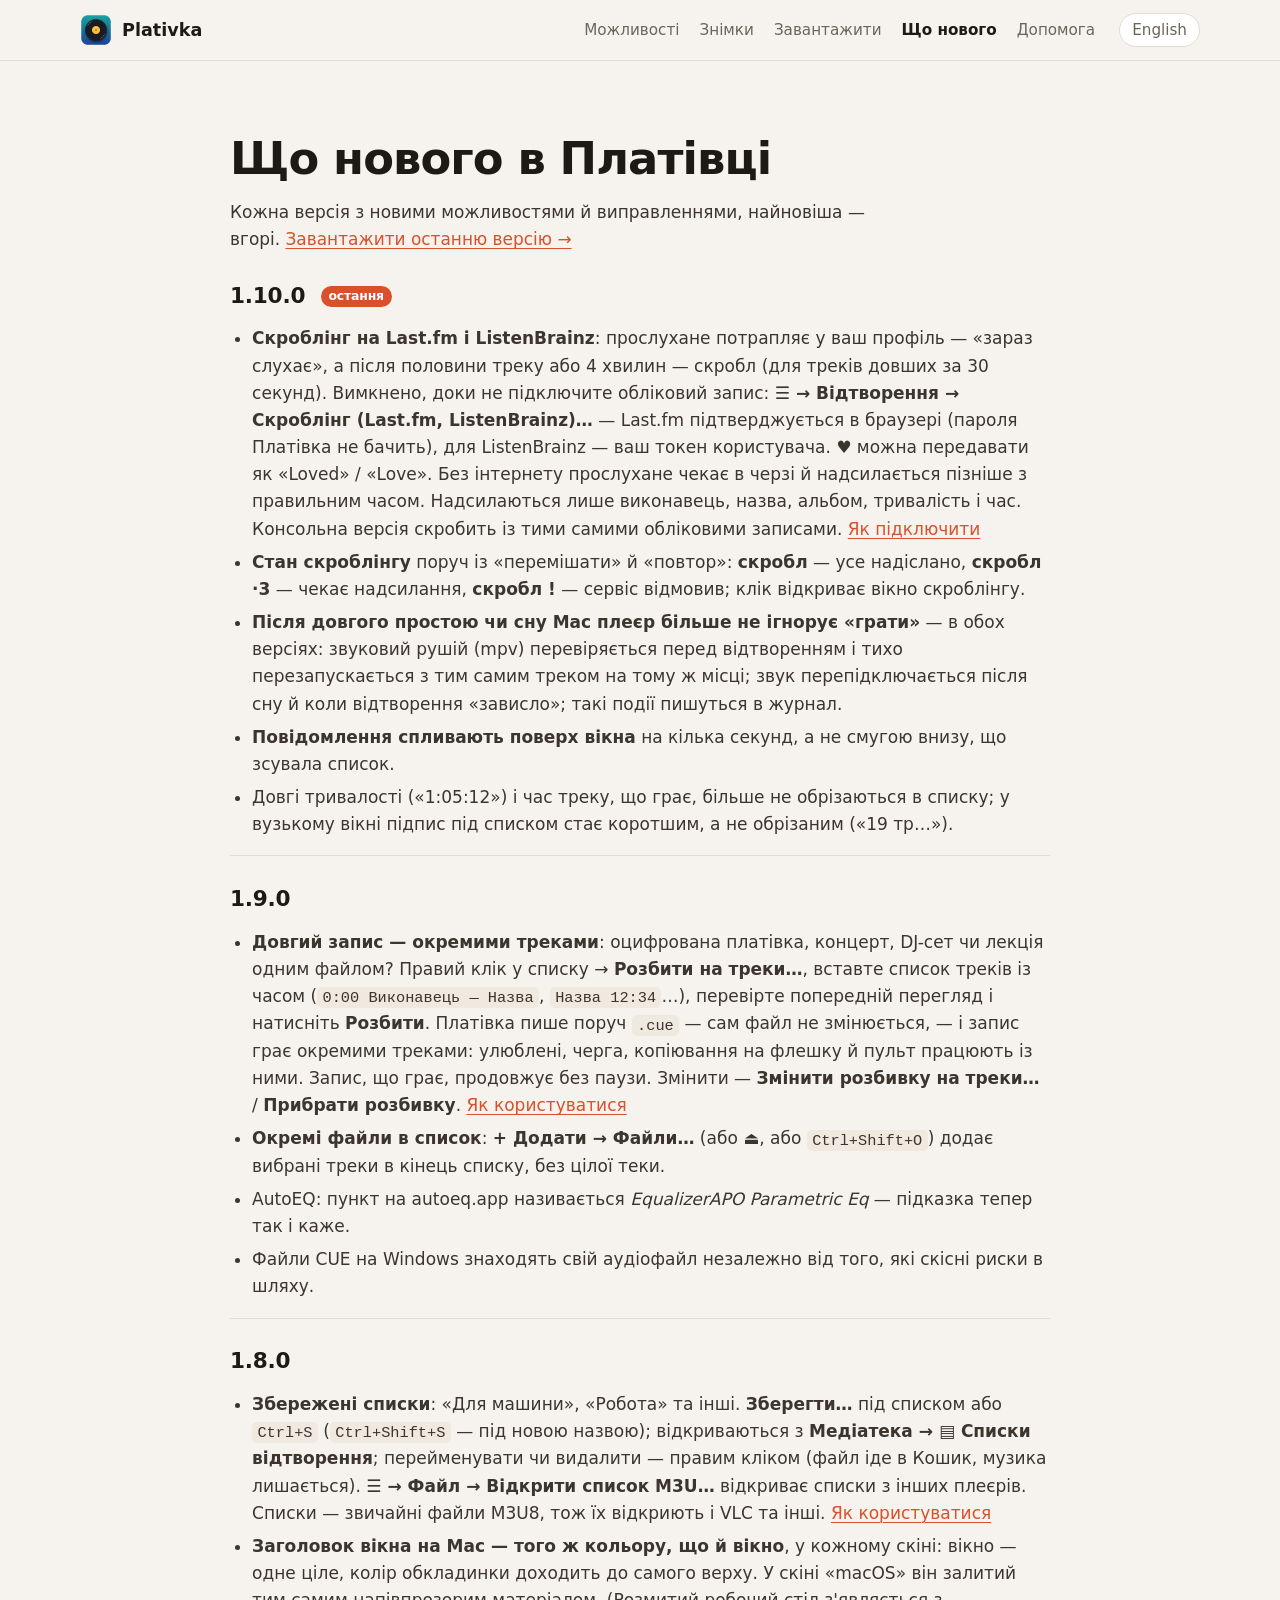
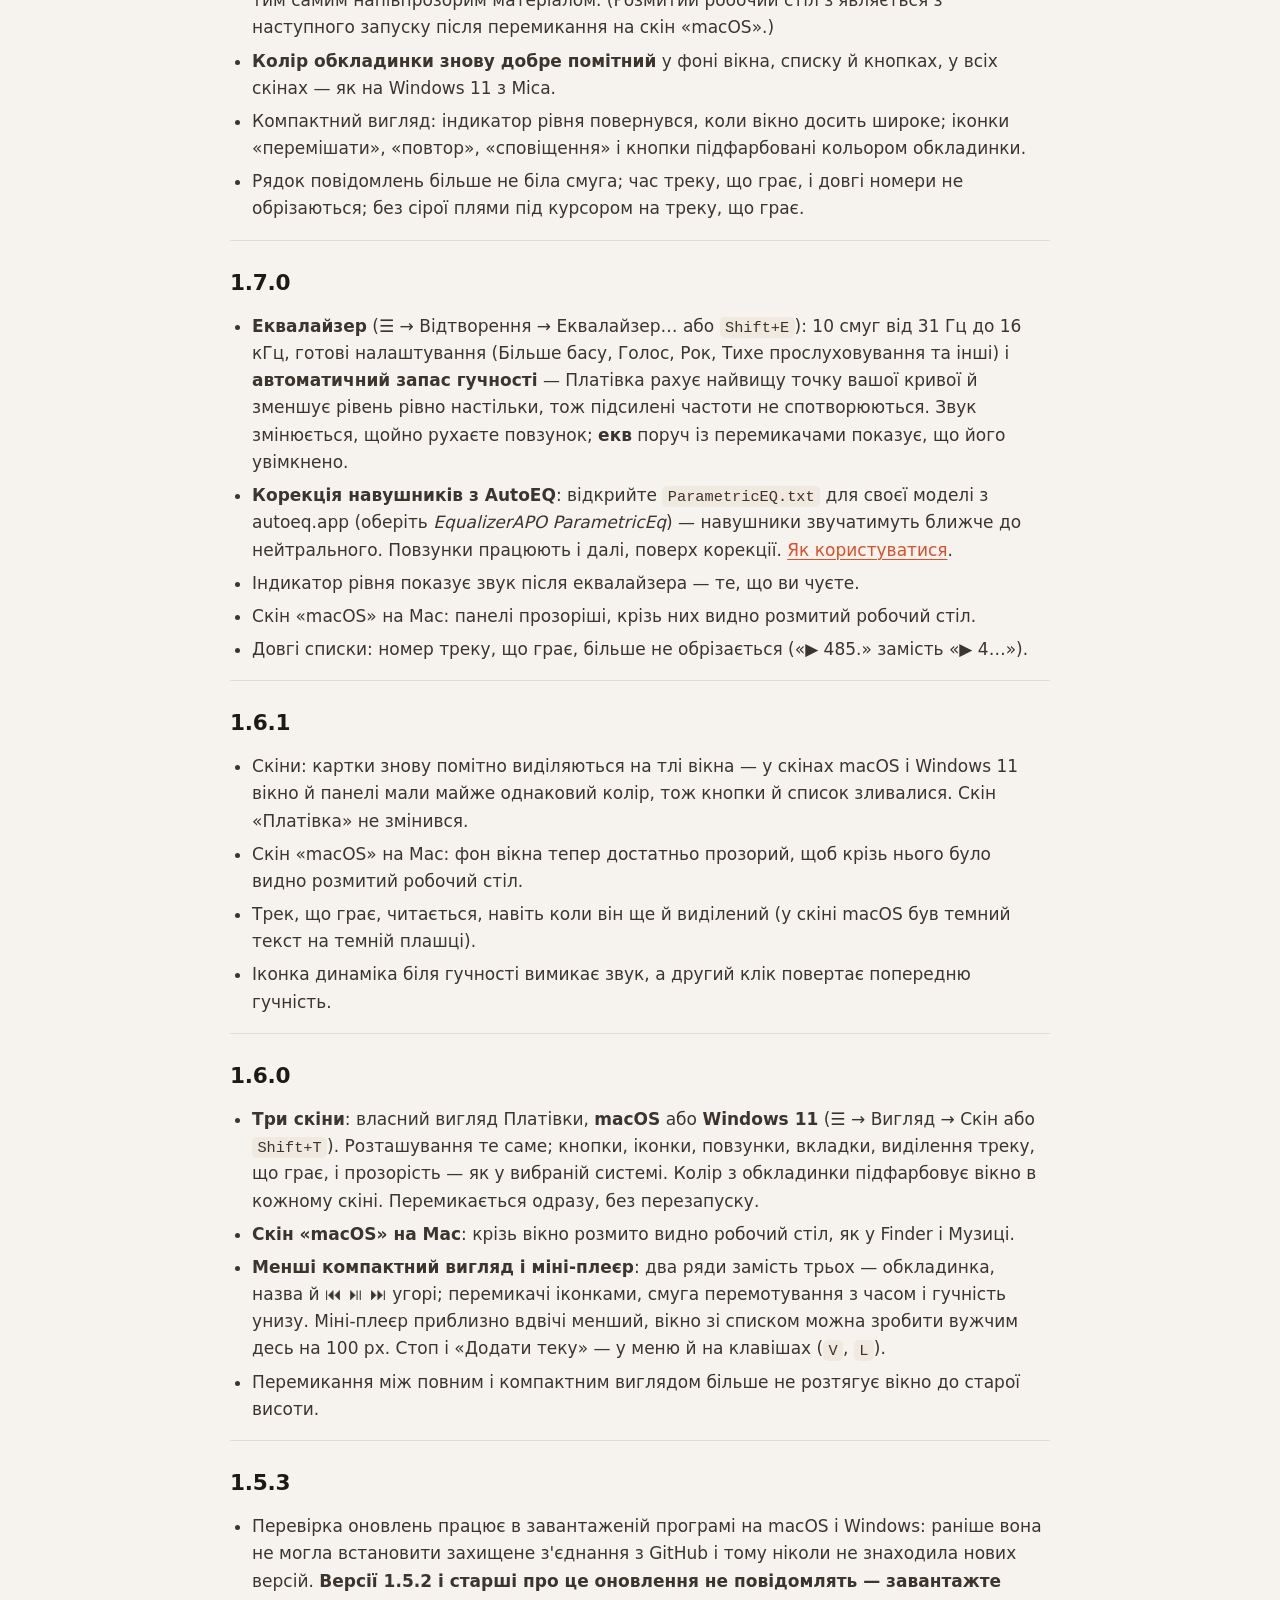
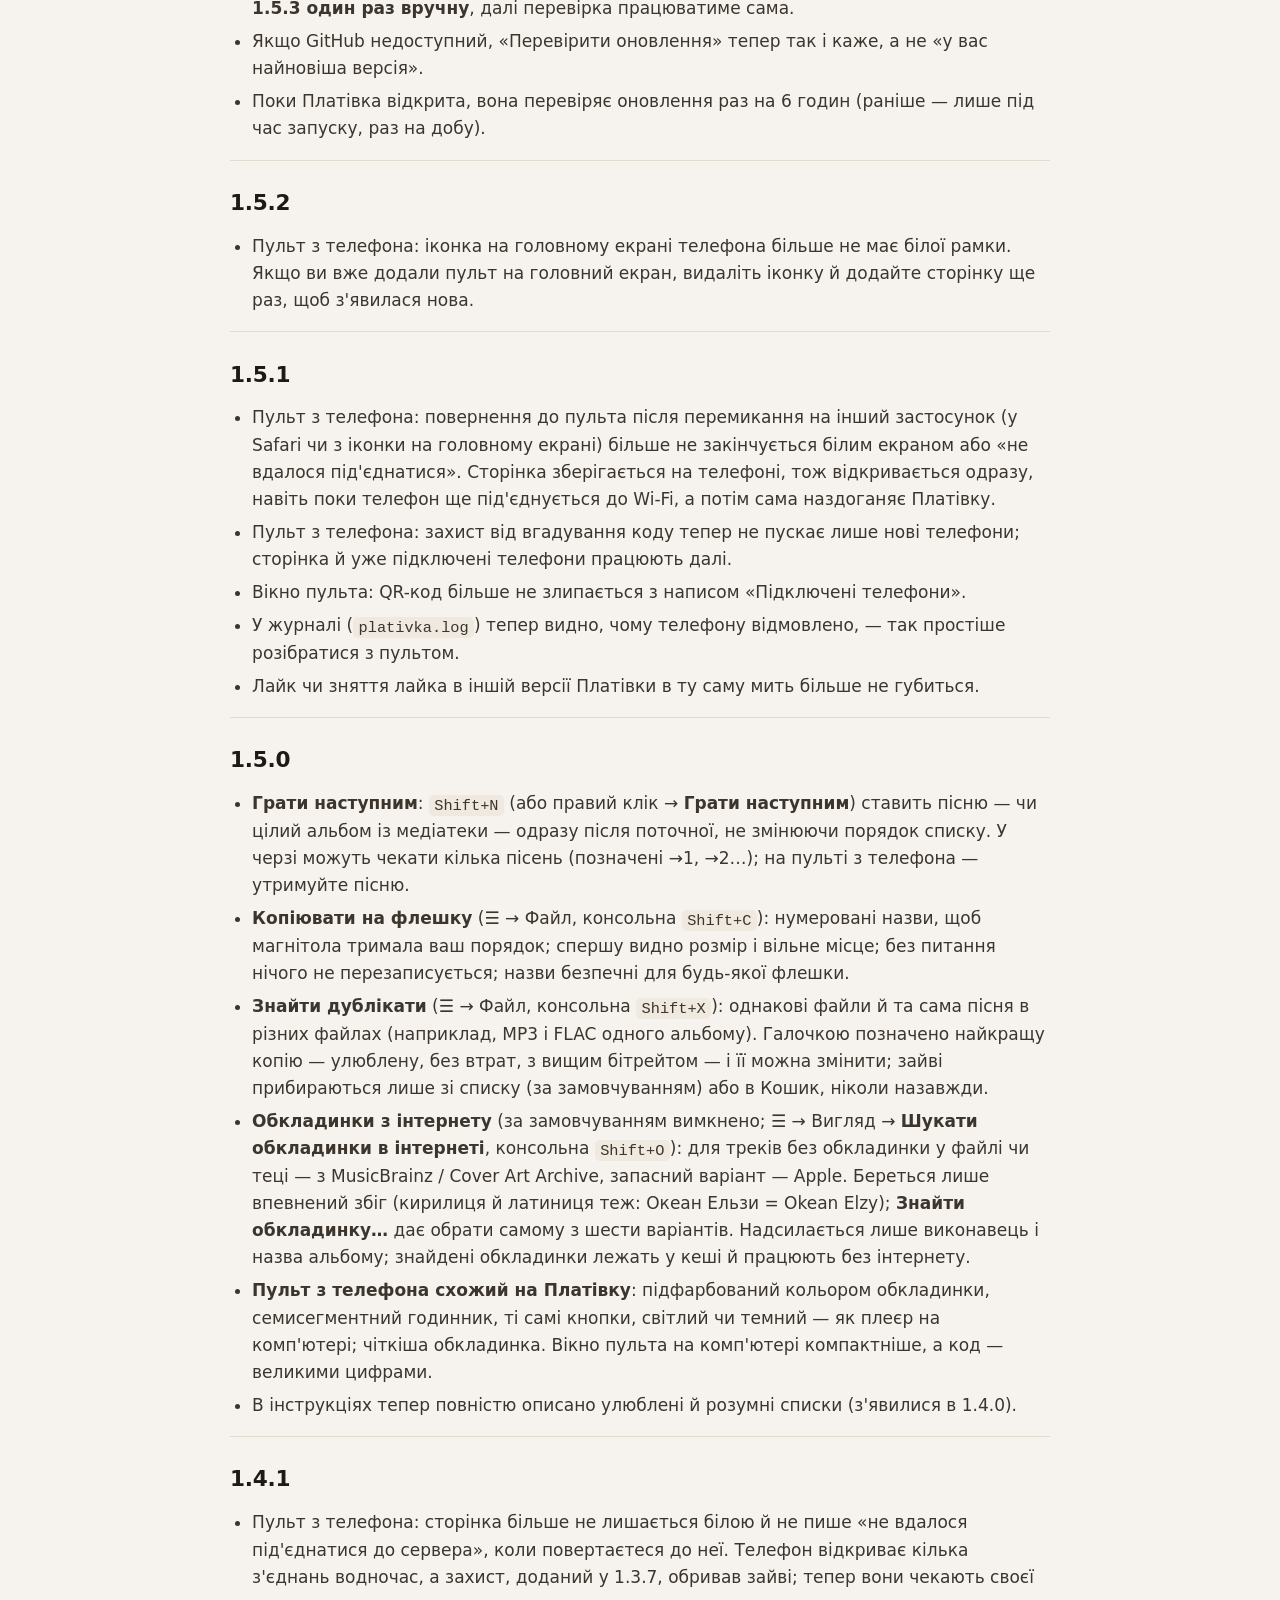
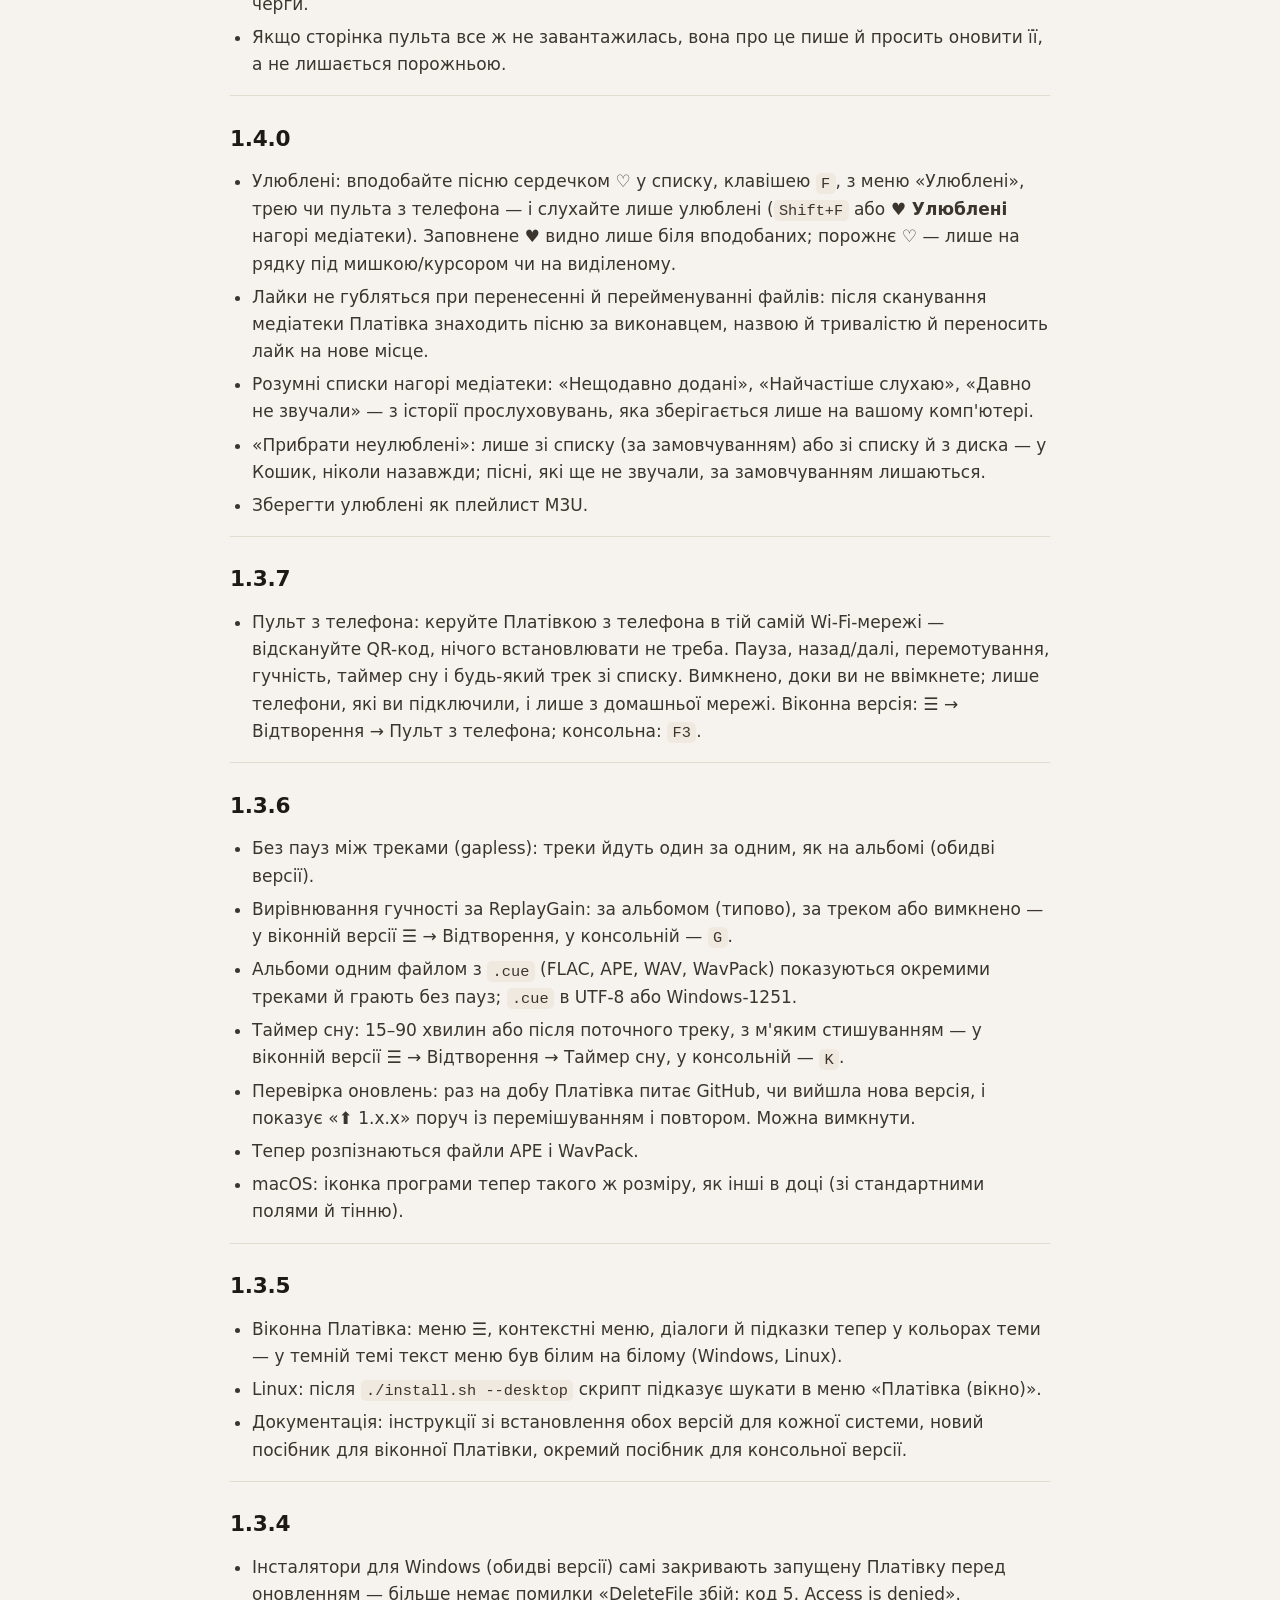
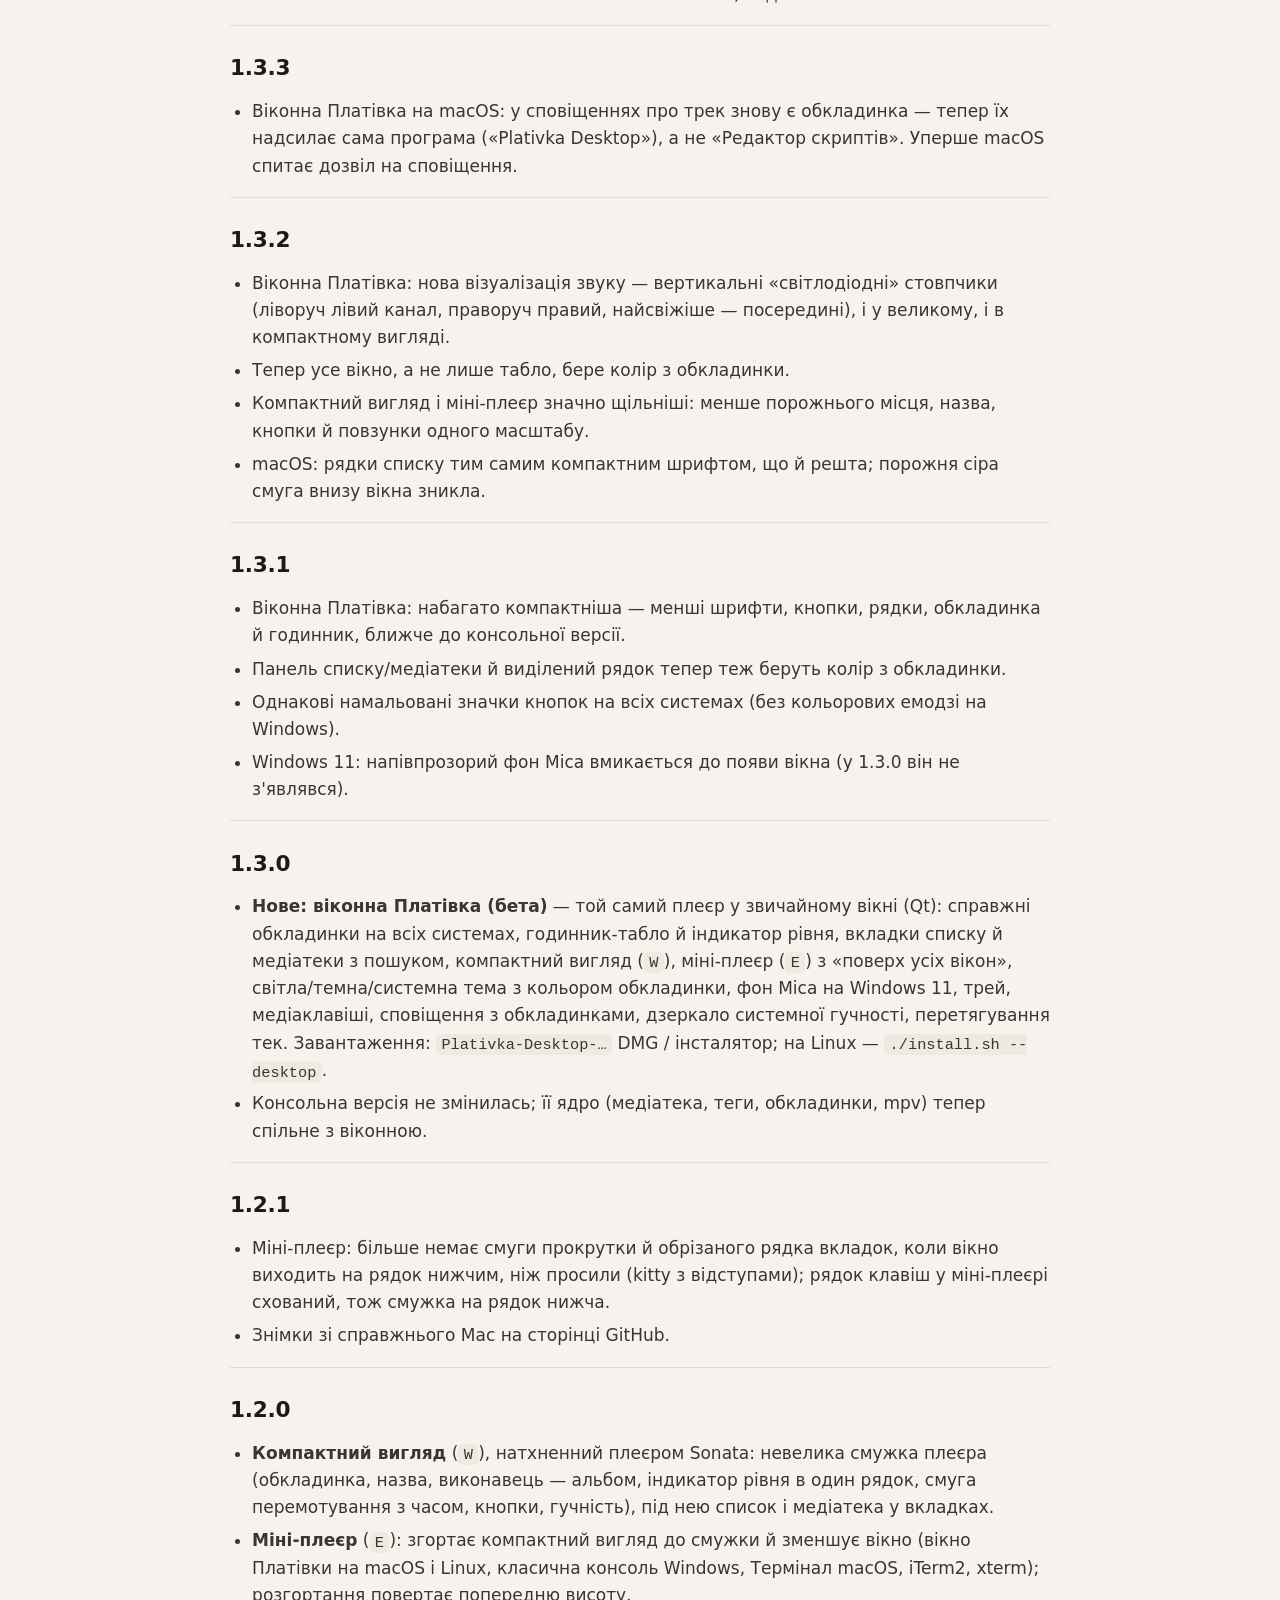
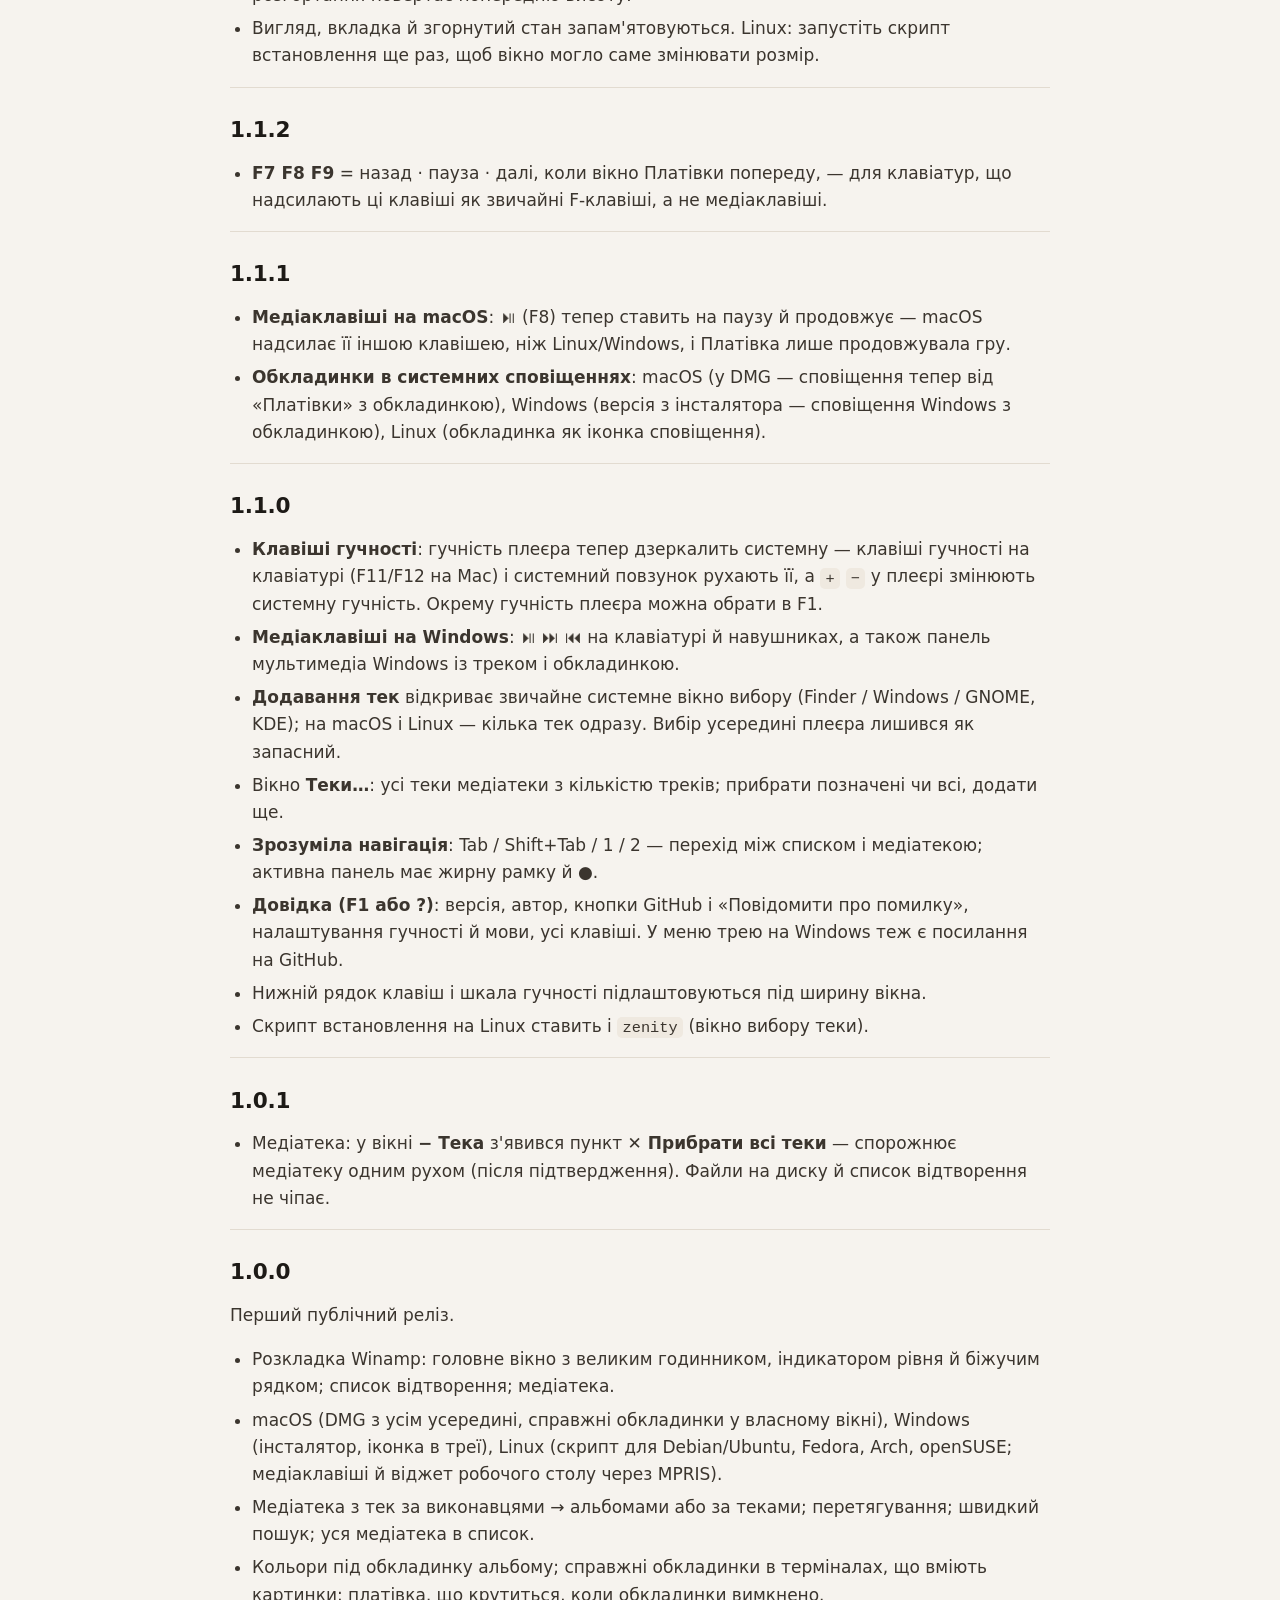
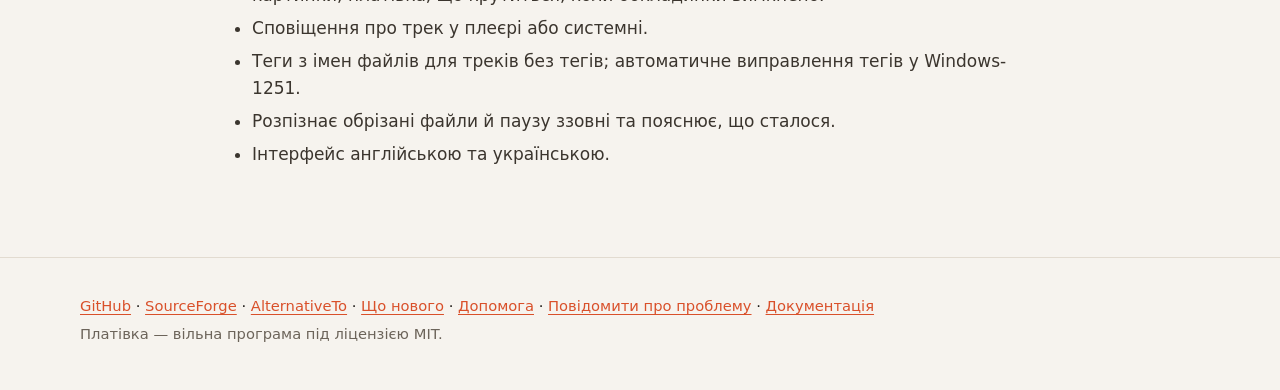
<file: docs/uk/whats-new/index.html>
<!doctype html>
<html lang="uk">
<head>
<meta charset="utf-8">
<meta name="viewport" content="width=device-width, initial-scale=1">
<title>Що нового в Платівці — Plativka</title>
<meta name="description" content="Кожна версія з новими можливостями й виправленнями, найновіша — вгорі.">
<link rel="canonical" href="https://dkindratyuk-web.github.io/plativka/uk/whats-new/">
<link rel="alternate" hreflang="uk" href="https://dkindratyuk-web.github.io/plativka/uk/whats-new/">
<link rel="alternate" hreflang="en" href="https://dkindratyuk-web.github.io/plativka/whats-new/">
<link rel="alternate" hreflang="x-default" href="https://dkindratyuk-web.github.io/plativka/whats-new/">
<meta property="og:type" content="website">
<meta property="og:title" content="Що нового в Платівці — Plativka">
<meta property="og:description" content="Кожна версія з новими можливостями й виправленнями, найновіша — вгорі.">
<meta property="og:url" content="https://dkindratyuk-web.github.io/plativka/uk/whats-new/">
<meta property="og:image" content="https://dkindratyuk-web.github.io/plativka/img/og.png">
<meta property="og:image:width" content="1200">
<meta property="og:image:height" content="630">
<meta name="twitter:card" content="summary_large_image">
<meta name="theme-color" content="#f6f3ee">
<link rel="icon" type="image/png" href="../../img/favicon.png">
<link rel="apple-touch-icon" href="../../img/icon-256.png">
<link rel="stylesheet" href="../../site.css">
</head>
<body>
<header class="top">
  <div class="wrap top-in">
    <a class="brand" href="../../uk/"><img src="../../img/icon-256.png" alt="" width="32" height="32">Plativka</a>
    <nav aria-label="Main"><a href="../../uk/#features">Можливості</a><a href="../../uk/#screenshots">Знімки</a><a href="../../uk/#download">Завантажити</a><a href="../../uk/whats-new/" aria-current="page">Що нового</a><a href="../../uk/help/">Допомога</a></nav>
    <a class="lang" href="../../whats-new/" hreflang="en">English</a>
  </div>
</header>

<main class="wrap sec prose">
  <h1>Що нового в Платівці</h1>
  <p class="sub">Кожна версія з новими можливостями й виправленнями, найновіша — вгорі. <a href="https://github.com/dkindratyuk-web/plativka/releases/latest">Завантажити останню версію →</a></p>
  <section class="ver-block" id="v1.10.0"><h2>1.10.0 <span class="badge">остання</span></h2><ul>
<li><strong>Скроблінг на Last.fm і ListenBrainz</strong>: прослухане потрапляє у ваш профіль — «зараз слухає», а після половини треку або 4 хвилин — скробл (для треків довших за 30 секунд). Вимкнено, доки не підключите обліковий запис: <strong>☰ → Відтворення → Скроблінг (Last.fm, ListenBrainz)…</strong> — Last.fm підтверджується в браузері (пароля Платівка не бачить), для ListenBrainz — ваш токен користувача. ♥ можна передавати як «Loved» / «Love». Без інтернету прослухане чекає в черзі й надсилається пізніше з правильним часом. Надсилаються лише виконавець, назва, альбом, тривалість і час. Консольна версія скробить із тими самими обліковими записами. <a href="docs/uk/desktop.md#скроблінг-lastfm-і-listenbrainz">Як підключити</a></li>
<li><strong>Стан скроблінгу</strong> поруч із «перемішати» й «повтор»: <strong>скробл</strong> — усе надіслано, <strong>скробл ·3</strong> — чекає надсилання, <strong>скробл !</strong> — сервіс відмовив; клік відкриває вікно скроблінгу.</li>
<li><strong>Після довгого простою чи сну Mac плеєр більше не ігнорує «грати»</strong> — в обох версіях: звуковий рушій (mpv) перевіряється перед відтворенням і тихо перезапускається з тим самим треком на тому ж місці; звук перепідключається після сну й коли відтворення «зависло»; такі події пишуться в журнал.</li>
<li><strong>Повідомлення спливають поверх вікна</strong> на кілька секунд, а не смугою внизу, що зсувала список.</li>
<li>Довгі тривалості («1:05:12») і час треку, що грає, більше не обрізаються в списку; у вузькому вікні підпис під списком стає коротшим, а не обрізаним («19 тр…»).</li>
</ul></section><section class="ver-block" id="v1.9.0"><h2>1.9.0</h2><ul>
<li><strong>Довгий запис — окремими треками</strong>: оцифрована платівка, концерт, DJ-сет чи лекція одним файлом? Правий клік у списку → <strong>Розбити на треки…</strong>, вставте список треків із часом (<code>0:00 Виконавець — Назва</code>, <code>Назва 12:34</code>…), перевірте попередній перегляд і натисніть <strong>Розбити</strong>. Платівка пише поруч <code>.cue</code> — сам файл не змінюється, — і запис грає окремими треками: улюблені, черга, копіювання на флешку й пульт працюють із ними. Запис, що грає, продовжує без паузи. Змінити — <strong>Змінити розбивку на треки…</strong> / <strong>Прибрати розбивку</strong>. <a href="docs/uk/desktop.md#довгий-запис--окремими-треками">Як користуватися</a></li>
<li><strong>Окремі файли в список</strong>: <strong>+ Додати → Файли…</strong> (або ⏏, або <code>Ctrl+Shift+O</code>) додає вибрані треки в кінець списку, без цілої теки.</li>
<li>AutoEQ: пункт на autoeq.app називається <em>EqualizerAPO Parametric Eq</em> — підказка тепер так і каже.</li>
<li>Файли CUE на Windows знаходять свій аудіофайл незалежно від того, які скісні риски в шляху.</li>
</ul></section><section class="ver-block" id="v1.8.0"><h2>1.8.0</h2><ul>
<li><strong>Збережені списки</strong>: «Для машини», «Робота» та інші. <strong>Зберегти…</strong> під списком або <code>Ctrl+S</code> (<code>Ctrl+Shift+S</code> — під новою назвою); відкриваються з <strong>Медіатека → ▤ Списки відтворення</strong>; перейменувати чи видалити — правим кліком (файл іде в Кошик, музика лишається). <strong>☰ → Файл → Відкрити список M3U…</strong> відкриває списки з інших плеєрів. Списки — звичайні файли M3U8, тож їх відкриють і VLC та інші. <a href="docs/uk/desktop.md#збережені-списки">Як користуватися</a></li>
<li><strong>Заголовок вікна на Mac — того ж кольору, що й вікно</strong>, у кожному скіні: вікно — одне ціле, колір обкладинки доходить до самого верху. У скіні «macOS» він залитий тим самим напівпрозорим матеріалом. (Розмитий робочий стіл з'являється з наступного запуску після перемикання на скін «macOS».)</li>
<li><strong>Колір обкладинки знову добре помітний</strong> у фоні вікна, списку й кнопках, у всіх скінах — як на Windows 11 з Mica.</li>
<li>Компактний вигляд: індикатор рівня повернувся, коли вікно досить широке; іконки «перемішати», «повтор», «сповіщення» і кнопки підфарбовані кольором обкладинки.</li>
<li>Рядок повідомлень більше не біла смуга; час треку, що грає, і довгі номери не обрізаються; без сірої плями під курсором на треку, що грає.</li>
</ul></section><section class="ver-block" id="v1.7.0"><h2>1.7.0</h2><ul>
<li><strong>Еквалайзер</strong> (☰ → Відтворення → Еквалайзер… або <code>Shift+E</code>): 10 смуг від 31 Гц до 16 кГц, готові налаштування (Більше басу, Голос, Рок, Тихе прослуховування та інші) і <strong>автоматичний запас гучності</strong> — Платівка рахує найвищу точку вашої кривої й зменшує рівень рівно настільки, тож підсилені частоти не спотворюються. Звук змінюється, щойно рухаєте повзунок; <strong>екв</strong> поруч із перемикачами показує, що його увімкнено.</li>
<li><strong>Корекція навушників з AutoEQ</strong>: відкрийте <code>ParametricEQ.txt</code> для своєї моделі з autoeq.app (оберіть <em>EqualizerAPO ParametricEq</em>) — навушники звучатимуть ближче до нейтрального. Повзунки працюють і далі, поверх корекції. <a href="docs/uk/desktop.md#еквалайзер">Як користуватися</a>.</li>
<li>Індикатор рівня показує звук після еквалайзера — те, що ви чуєте.</li>
<li>Скін «macOS» на Mac: панелі прозоріші, крізь них видно розмитий робочий стіл.</li>
<li>Довгі списки: номер треку, що грає, більше не обрізається («▶ 485.» замість «▶ 4…»).</li>
</ul></section><section class="ver-block" id="v1.6.1"><h2>1.6.1</h2><ul>
<li>Скіни: картки знову помітно виділяються на тлі вікна — у скінах macOS і Windows 11 вікно й панелі мали майже однаковий колір, тож кнопки й список зливалися. Скін «Платівка» не змінився.</li>
<li>Скін «macOS» на Mac: фон вікна тепер достатньо прозорий, щоб крізь нього було видно розмитий робочий стіл.</li>
<li>Трек, що грає, читається, навіть коли він ще й виділений (у скіні macOS був темний текст на темній плашці).</li>
<li>Іконка динаміка біля гучності вимикає звук, а другий клік повертає попередню гучність.</li>
</ul></section><section class="ver-block" id="v1.6.0"><h2>1.6.0</h2><ul>
<li><strong>Три скіни</strong>: власний вигляд Платівки, <strong>macOS</strong> або <strong>Windows 11</strong> (☰ → Вигляд → Скін або <code>Shift+T</code>). Розташування те саме; кнопки, іконки, повзунки, вкладки, виділення треку, що грає, і прозорість — як у вибраній системі. Колір з обкладинки підфарбовує вікно в кожному скіні. Перемикається одразу, без перезапуску.</li>
<li><strong>Скін «macOS» на Mac</strong>: крізь вікно розмито видно робочий стіл, як у Finder і Музиці.</li>
<li><strong>Менші компактний вигляд і міні-плеєр</strong>: два ряди замість трьох — обкладинка, назва й ⏮ ⏯ ⏭ угорі; перемикачі іконками, смуга перемотування з часом і гучність унизу. Міні-плеєр приблизно вдвічі менший, вікно зі списком можна зробити вужчим десь на 100 px. Стоп і «Додати теку» — у меню й на клавішах (<code>V</code>, <code>L</code>).</li>
<li>Перемикання між повним і компактним виглядом більше не розтягує вікно до старої висоти.</li>
</ul></section><section class="ver-block" id="v1.5.3"><h2>1.5.3</h2><ul>
<li>Перевірка оновлень працює в завантаженій програмі на macOS і Windows: раніше вона не могла встановити захищене з'єднання з GitHub і тому ніколи не знаходила нових версій. <strong>Версії 1.5.2 і старші про це оновлення не повідомлять — завантажте 1.5.3 один раз вручну</strong>, далі перевірка працюватиме сама.</li>
<li>Якщо GitHub недоступний, «Перевірити оновлення» тепер так і каже, а не «у вас найновіша версія».</li>
<li>Поки Платівка відкрита, вона перевіряє оновлення раз на 6 годин (раніше — лише під час запуску, раз на добу).</li>
</ul></section><section class="ver-block" id="v1.5.2"><h2>1.5.2</h2><ul>
<li>Пульт з телефона: іконка на головному екрані телефона більше не має білої рамки. Якщо ви вже додали пульт на головний екран, видаліть іконку й додайте сторінку ще раз, щоб з'явилася нова.</li>
</ul></section><section class="ver-block" id="v1.5.1"><h2>1.5.1</h2><ul>
<li>Пульт з телефона: повернення до пульта після перемикання на інший застосунок (у Safari чи з іконки на головному екрані) більше не закінчується білим екраном або «не вдалося під'єднатися». Сторінка зберігається на телефоні, тож відкривається одразу, навіть поки телефон ще під'єднується до Wi-Fi, а потім сама наздоганяє Платівку.</li>
<li>Пульт з телефона: захист від вгадування коду тепер не пускає лише нові телефони; сторінка й уже підключені телефони працюють далі.</li>
<li>Вікно пульта: QR-код більше не злипається з написом «Підключені телефони».</li>
<li>У журналі (<code>plativka.log</code>) тепер видно, чому телефону відмовлено, — так простіше розібратися з пультом.</li>
<li>Лайк чи зняття лайка в іншій версії Платівки в ту саму мить більше не губиться.</li>
</ul></section><section class="ver-block" id="v1.5.0"><h2>1.5.0</h2><ul>
<li><strong>Грати наступним</strong>: <code>Shift+N</code> (або правий клік → <strong>Грати наступним</strong>) ставить пісню — чи цілий альбом із медіатеки — одразу після поточної, не змінюючи порядок списку. У черзі можуть чекати кілька пісень (позначені →1, →2…); на пульті з телефона — утримуйте пісню.</li>
<li><strong>Копіювати на флешку</strong> (☰ → Файл, консольна <code>Shift+C</code>): нумеровані назви, щоб магнітола тримала ваш порядок; спершу видно розмір і вільне місце; без питання нічого не перезаписується; назви безпечні для будь-якої флешки.</li>
<li><strong>Знайти дублікати</strong> (☰ → Файл, консольна <code>Shift+X</code>): однакові файли й та сама пісня в різних файлах (наприклад, MP3 і FLAC одного альбому). Галочкою позначено найкращу копію — улюблену, без втрат, з вищим бітрейтом — і її можна змінити; зайві прибираються лише зі списку (за замовчуванням) або в Кошик, ніколи назавжди.</li>
<li><strong>Обкладинки з інтернету</strong> (за замовчуванням вимкнено; ☰ → Вигляд → <strong>Шукати обкладинки в інтернеті</strong>, консольна <code>Shift+O</code>): для треків без обкладинки у файлі чи теці — з MusicBrainz / Cover Art Archive, запасний варіант — Apple. Береться лише впевнений збіг (кирилиця й латиниця теж: Океан Ельзи = Okean Elzy); <strong>Знайти обкладинку…</strong> дає обрати самому з шести варіантів. Надсилається лише виконавець і назва альбому; знайдені обкладинки лежать у кеші й працюють без інтернету.</li>
<li><strong>Пульт з телефона схожий на Платівку</strong>: підфарбований кольором обкладинки, семисегментний годинник, ті самі кнопки, світлий чи темний — як плеєр на комп'ютері; чіткіша обкладинка. Вікно пульта на комп'ютері компактніше, а код — великими цифрами.</li>
<li>В інструкціях тепер повністю описано улюблені й розумні списки (з'явилися в 1.4.0).</li>
</ul></section><section class="ver-block" id="v1.4.1"><h2>1.4.1</h2><ul>
<li>Пульт з телефона: сторінка більше не лишається білою й не пише «не вдалося під'єднатися до сервера», коли повертаєтеся до неї. Телефон відкриває кілька з'єднань водночас, а захист, доданий у 1.3.7, обривав зайві; тепер вони чекають своєї черги.</li>
<li>Якщо сторінка пульта все ж не завантажилась, вона про це пише й просить оновити її, а не лишається порожньою.</li>
</ul></section><section class="ver-block" id="v1.4.0"><h2>1.4.0</h2><ul>
<li>Улюблені: вподобайте пісню сердечком ♡ у списку, клавішею <code>F</code>, з меню «Улюблені», трею чи пульта з телефона — і слухайте лише улюблені (<code>Shift+F</code> або <strong>♥ Улюблені</strong> нагорі медіатеки). Заповнене ♥ видно лише біля вподобаних; порожнє ♡ — лише на рядку під мишкою/курсором чи на виділеному.</li>
<li>Лайки не губляться при перенесенні й перейменуванні файлів: після сканування медіатеки Платівка знаходить пісню за виконавцем, назвою й тривалістю й переносить лайк на нове місце.</li>
<li>Розумні списки нагорі медіатеки: «Нещодавно додані», «Найчастіше слухаю», «Давно не звучали» — з історії прослуховувань, яка зберігається лише на вашому комп'ютері.</li>
<li>«Прибрати неулюблені»: лише зі списку (за замовчуванням) або зі списку й з диска — у Кошик, ніколи назавжди; пісні, які ще не звучали, за замовчуванням лишаються.</li>
<li>Зберегти улюблені як плейлист M3U.</li>
</ul></section><section class="ver-block" id="v1.3.7"><h2>1.3.7</h2><ul>
<li>Пульт з телефона: керуйте Платівкою з телефона в тій самій Wi-Fi-мережі — відскануйте QR-код, нічого встановлювати не треба. Пауза, назад/далі, перемотування, гучність, таймер сну і будь-який трек зі списку. Вимкнено, доки ви не ввімкнете; лише телефони, які ви підключили, і лише з домашньої мережі. Віконна версія: ☰ → Відтворення → Пульт з телефона; консольна: <code>F3</code>.</li>
</ul></section><section class="ver-block" id="v1.3.6"><h2>1.3.6</h2><ul>
<li>Без пауз між треками (gapless): треки йдуть один за одним, як на альбомі (обидві версії).</li>
<li>Вирівнювання гучності за ReplayGain: за альбомом (типово), за треком або вимкнено — у віконній версії ☰ → Відтворення, у консольній — <code>G</code>.</li>
<li>Альбоми одним файлом з <code>.cue</code> (FLAC, APE, WAV, WavPack) показуються окремими треками й грають без пауз; <code>.cue</code> в UTF-8 або Windows-1251.</li>
<li>Таймер сну: 15–90 хвилин або після поточного треку, з м'яким стишуванням — у віконній версії ☰ → Відтворення → Таймер сну, у консольній — <code>K</code>.</li>
<li>Перевірка оновлень: раз на добу Платівка питає GitHub, чи вийшла нова версія, і показує «⬆ 1.x.x» поруч із перемішуванням і повтором. Можна вимкнути.</li>
<li>Тепер розпізнаються файли APE і WavPack.</li>
<li>macOS: іконка програми тепер такого ж розміру, як інші в доці (зі стандартними полями й тінню).</li>
</ul></section><section class="ver-block" id="v1.3.5"><h2>1.3.5</h2><ul>
<li>Віконна Платівка: меню ☰, контекстні меню, діалоги й підказки тепер у кольорах теми — у темній темі текст меню був білим на білому (Windows, Linux).</li>
<li>Linux: після <code>./install.sh --desktop</code> скрипт підказує шукати в меню «Платівка (вікно)».</li>
<li>Документація: інструкції зі встановлення обох версій для кожної системи, новий посібник для віконної Платівки, окремий посібник для консольної версії.</li>
</ul></section><section class="ver-block" id="v1.3.4"><h2>1.3.4</h2><ul>
<li>Інсталятори для Windows (обидві версії) самі закривають запущену Платівку перед оновленням — більше немає помилки «DeleteFile збій; код 5. Access is denied».</li>
</ul></section><section class="ver-block" id="v1.3.3"><h2>1.3.3</h2><ul>
<li>Віконна Платівка на macOS: у сповіщеннях про трек знову є обкладинка — тепер їх надсилає сама програма («Plativka Desktop»), а не «Редактор скриптів». Уперше macOS спитає дозвіл на сповіщення.</li>
</ul></section><section class="ver-block" id="v1.3.2"><h2>1.3.2</h2><ul>
<li>Віконна Платівка: нова візуалізація звуку — вертикальні «світлодіодні» стовпчики (ліворуч лівий канал, праворуч правий, найсвіжіше — посередині), і у великому, і в компактному вигляді.</li>
<li>Тепер усе вікно, а не лише табло, бере колір з обкладинки.</li>
<li>Компактний вигляд і міні-плеєр значно щільніші: менше порожнього місця, назва, кнопки й повзунки одного масштабу.</li>
<li>macOS: рядки списку тим самим компактним шрифтом, що й решта; порожня сіра смуга внизу вікна зникла.</li>
</ul></section><section class="ver-block" id="v1.3.1"><h2>1.3.1</h2><ul>
<li>Віконна Платівка: набагато компактніша — менші шрифти, кнопки, рядки, обкладинка й годинник, ближче до консольної версії.</li>
<li>Панель списку/медіатеки й виділений рядок тепер теж беруть колір з обкладинки.</li>
<li>Однакові намальовані значки кнопок на всіх системах (без кольорових емодзі на Windows).</li>
<li>Windows 11: напівпрозорий фон Mica вмикається до появи вікна (у 1.3.0 він не з'являвся).</li>
</ul></section><section class="ver-block" id="v1.3.0"><h2>1.3.0</h2><ul>
<li><strong>Нове: віконна Платівка (бета)</strong> — той самий плеєр у звичайному вікні (Qt): справжні обкладинки на всіх системах, годинник-табло й індикатор рівня, вкладки списку й медіатеки з пошуком, компактний вигляд (<code>W</code>), міні-плеєр (<code>E</code>) з «поверх усіх вікон», світла/темна/системна тема з кольором обкладинки, фон Mica на Windows 11, трей, медіаклавіші, сповіщення з обкладинками, дзеркало системної гучності, перетягування тек. Завантаження: <code>Plativka-Desktop-…</code> DMG / інсталятор; на Linux — <code>./install.sh --desktop</code>.</li>
<li>Консольна версія не змінилась; її ядро (медіатека, теги, обкладинки, mpv) тепер спільне з віконною.</li>
</ul></section><section class="ver-block" id="v1.2.1"><h2>1.2.1</h2><ul>
<li>Міні-плеєр: більше немає смуги прокрутки й обрізаного рядка вкладок, коли вікно виходить на рядок нижчим, ніж просили (kitty з відступами); рядок клавіш у міні-плеєрі схований, тож смужка на рядок нижча.</li>
<li>Знімки зі справжнього Mac на сторінці GitHub.</li>
</ul></section><section class="ver-block" id="v1.2.0"><h2>1.2.0</h2><ul>
<li><strong>Компактний вигляд</strong> (<code>W</code>), натхненний плеєром Sonata: невелика смужка плеєра (обкладинка, назва, виконавець — альбом, індикатор рівня в один рядок, смуга перемотування з часом, кнопки, гучність), під нею список і медіатека у вкладках.</li>
<li><strong>Міні-плеєр</strong> (<code>E</code>): згортає компактний вигляд до смужки й зменшує вікно (вікно Платівки на macOS і Linux, класична консоль Windows, Термінал macOS, iTerm2, xterm); розгортання повертає попередню висоту.</li>
<li>Вигляд, вкладка й згорнутий стан запам'ятовуються. Linux: запустіть скрипт встановлення ще раз, щоб вікно могло саме змінювати розмір.</li>
</ul></section><section class="ver-block" id="v1.1.2"><h2>1.1.2</h2><ul>
<li><strong>F7 F8 F9</strong> = назад · пауза · далі, коли вікно Платівки попереду, — для клавіатур, що надсилають ці клавіші як звичайні F-клавіші, а не медіаклавіші.</li>
</ul></section><section class="ver-block" id="v1.1.1"><h2>1.1.1</h2><ul>
<li><strong>Медіаклавіші на macOS</strong>: ⏯ (F8) тепер ставить на паузу й продовжує — macOS надсилає її іншою клавішею, ніж Linux/Windows, і Платівка лише продовжувала гру.</li>
<li><strong>Обкладинки в системних сповіщеннях</strong>: macOS (у DMG — сповіщення тепер від «Платівки» з обкладинкою), Windows (версія з інсталятора — сповіщення Windows з обкладинкою), Linux (обкладинка як іконка сповіщення).</li>
</ul></section><section class="ver-block" id="v1.1.0"><h2>1.1.0</h2><ul>
<li><strong>Клавіші гучності</strong>: гучність плеєра тепер дзеркалить системну — клавіші гучності на клавіатурі (F11/F12 на Mac) і системний повзунок рухають її, а <code>+</code> <code>−</code> у плеєрі змінюють системну гучність. Окрему гучність плеєра можна обрати в F1.</li>
<li><strong>Медіаклавіші на Windows</strong>: ⏯ ⏭ ⏮ на клавіатурі й навушниках, а також панель мультимедіа Windows із треком і обкладинкою.</li>
<li><strong>Додавання тек</strong> відкриває звичайне системне вікно вибору (Finder / Windows / GNOME, KDE); на macOS і Linux — кілька тек одразу. Вибір усередині плеєра лишився як запасний.</li>
<li>Вікно <strong>Теки…</strong>: усі теки медіатеки з кількістю треків; прибрати позначені чи всі, додати ще.</li>
<li><strong>Зрозуміла навігація</strong>: Tab / Shift+Tab / 1 / 2 — перехід між списком і медіатекою; активна панель має жирну рамку й ●.</li>
<li><strong>Довідка (F1 або ?)</strong>: версія, автор, кнопки GitHub і «Повідомити про помилку», налаштування гучності й мови, усі клавіші. У меню трею на Windows теж є посилання на GitHub.</li>
<li>Нижній рядок клавіш і шкала гучності підлаштовуються під ширину вікна.</li>
<li>Скрипт встановлення на Linux ставить і <code>zenity</code> (вікно вибору теки).</li>
</ul></section><section class="ver-block" id="v1.0.1"><h2>1.0.1</h2><ul>
<li>Медіатека: у вікні <strong>− Тека</strong> з'явився пункт <strong>✕ Прибрати всі теки</strong> — спорожнює медіатеку одним рухом (після підтвердження). Файли на диску й список відтворення не чіпає.</li>
</ul></section><section class="ver-block" id="v1.0.0"><h2>1.0.0</h2><p>Перший публічний реліз.</p>
<ul>
<li>Розкладка Winamp: головне вікно з великим годинником, індикатором рівня й біжучим рядком; список відтворення; медіатека.</li>
<li>macOS (DMG з усім усередині, справжні обкладинки у власному вікні), Windows (інсталятор, іконка в треї), Linux (скрипт для Debian/Ubuntu, Fedora, Arch, openSUSE; медіаклавіші й віджет робочого столу через MPRIS).</li>
<li>Медіатека з тек за виконавцями → альбомами або за теками; перетягування; швидкий пошук; уся медіатека в список.</li>
<li>Кольори під обкладинку альбому; справжні обкладинки в терміналах, що вміють картинки; платівка, що крутиться, коли обкладинки вимкнено.</li>
<li>Сповіщення про трек у плеєрі або системні.</li>
<li>Теги з імен файлів для треків без тегів; автоматичне виправлення тегів у Windows-1251.</li>
<li>Розпізнає обрізані файли й паузу ззовні та пояснює, що сталося.</li>
<li>Інтерфейс англійською та українською.</li>
</ul></section>
</main>

<footer class="foot">
  <div class="wrap foot-in">
    <p><a href="https://github.com/dkindratyuk-web/plativka">GitHub</a> · <a href="https://sourceforge.net/projects/plativka/">SourceForge</a> · <a href="https://alternativeto.net/software/plativka/about/">AlternativeTo</a> · <a href="../../uk/whats-new/">Що нового</a> · <a href="../../uk/help/">Допомога</a> · <a href="https://github.com/dkindratyuk-web/plativka/issues">Повідомити про проблему</a> · <a href="https://github.com/dkindratyuk-web/plativka/blob/main/README.uk.md">Документація</a></p>
    <p class="muted">Платівка — вільна програма під ліцензією MIT.</p>
  </div>
</footer>
</body>
</html>
</file>
<file: docs/site.css>
:root {
  --bg: #f6f3ee;
  --surface: #ffffff;
  --tint: #efe9e0;
  --ink: #1d1a16;
  --muted: #6c645a;
  --line: #e2dbd0;
  --accent: #d9502a;
  --accent-ink: #ffffff;
  --accent-soft: #fbe6dd;
  --radius: 14px;
  --shadow: 0 1px 2px rgba(40, 30, 20, .06), 0 8px 24px rgba(40, 30, 20, .08);
  color-scheme: light;
}

* { box-sizing: border-box; }
html { scroll-behavior: smooth; scroll-padding-top: 72px; }
body {
  margin: 0;
  background: var(--bg);
  color: var(--ink);
  font: 17px/1.6 -apple-system, BlinkMacSystemFont, "Segoe UI Variable Text", "Segoe UI", system-ui, "Noto Sans", Ubuntu, sans-serif;
  -webkit-font-smoothing: antialiased;
}
img { max-width: 100%; height: auto; display: block; }
::selection { background: var(--accent-soft); color: var(--ink); }
.ico, .f-ico, .ico-a, .ico-i { fill: none; stroke: currentColor; stroke-width: 1.8; stroke-linecap: round; stroke-linejoin: round; }
a { color: var(--accent); text-decoration-thickness: 1px; text-underline-offset: 3px; }
h1, h2, h3, h4 { line-height: 1.15; letter-spacing: -.01em; margin: 0; }
h2 { font-size: clamp(1.6rem, 3vw, 2.2rem); margin-bottom: .6em; }
.wrap { width: min(1120px, 100% - 32px); margin-inline: auto; }
.muted { color: var(--muted); }

/* шапка */
.top {
  position: sticky; top: 0; z-index: 10;
  background: rgba(246, 243, 238, .86);
  backdrop-filter: saturate(1.4) blur(12px);
  -webkit-backdrop-filter: saturate(1.4) blur(12px);
  border-bottom: 1px solid var(--line);
}
.top-in { display: flex; align-items: center; gap: 24px; height: 60px; }
.brand { display: flex; align-items: center; gap: 10px; font-weight: 700; font-size: 1.1rem; color: var(--ink); text-decoration: none; }
.top nav { display: flex; gap: 20px; margin-left: auto; }
.top nav a, .lang { color: var(--muted); text-decoration: none; font-size: .95rem; }
.top nav a:hover, .lang:hover { color: var(--ink); }
.top nav a[aria-current="page"] { color: var(--ink); font-weight: 600; }
.lang { border: 1px solid var(--line); padding: 4px 12px; border-radius: 999px; background: var(--surface); }

/* кнопки */
.btn {
  display: inline-flex; flex-direction: column; justify-content: center;
  padding: 10px 16px; border-radius: 10px;
  border: 1px solid var(--line); background: var(--surface);
  color: var(--ink); text-decoration: none; font-weight: 600; line-height: 1.25;
  transition: transform .12s ease, box-shadow .12s ease, background .12s ease;
}
.btn small { font-weight: 400; color: var(--muted); font-size: .82rem; }
.btn:hover { transform: translateY(-1px); box-shadow: var(--shadow); }
.btn:focus-visible, .tabs button:focus-visible, a:focus-visible { outline: 3px solid var(--accent); outline-offset: 2px; }
.btn-primary { background: var(--accent); border-color: var(--accent); color: var(--accent-ink); }
.btn-primary small { color: rgba(255, 255, 255, .8); }
.btn-ghost { background: transparent; }
.btn-big { padding: 14px 22px; font-size: 1.05rem; flex-direction: row; }

/* перший екран */
.hero { padding: 64px 0 40px; overflow: hidden; }
.hero-in { display: grid; grid-template-columns: .9fr 1.1fr; gap: 56px; align-items: center; }
.hero h1 { font-size: clamp(2.4rem, 5.5vw, 4rem); font-weight: 800; letter-spacing: -.03em; }
.lead { font-size: 1.2rem; color: var(--muted); margin: 20px 0 28px; max-width: 32em; }
.cta { display: flex; flex-wrap: wrap; gap: 12px; }
.hero-note { color: var(--muted); font-size: .9rem; margin-top: 16px; }
.hero-shots { position: relative; padding-bottom: 9%; }
.hero-shots img { filter: drop-shadow(0 18px 36px rgba(40, 30, 20, .18)); }
.h1-shot { width: 100%; position: relative; z-index: 1; }
.h3-shot { position: absolute; z-index: 2; width: 58%; right: -6%; bottom: 0; }

/* розділи */
.sec { padding: 72px 0; }
.sec-tint { background: var(--tint); }
.sub { color: var(--muted); max-width: 40em; margin: -.2em 0 28px; font-size: 1.06rem; }
.cap { color: var(--muted); text-align: center; font-size: 1rem; margin: 40px 0 0; }

.features { list-style: none; padding: 0; margin: 0; display: grid; grid-template-columns: repeat(3, 1fr); column-gap: 40px; }
.features li, .rows li { display: grid; grid-template-columns: 44px 1fr; gap: 16px; align-items: start; padding: 24px 0; border-top: 1px solid var(--line); }
.features h3, .rows h3 { font-size: 1.06rem; margin: 2px 0 6px; }
.features p, .rows p { margin: 0; color: var(--muted); font-size: 1rem; line-height: 1.6; }
.f-ico { width: 44px; height: 44px; padding: 10px; border-radius: 12px; background: var(--accent-soft); color: var(--accent); }
.rows { list-style: none; padding: 0; margin: 0; }
.rows li:last-child { border-bottom: 1px solid var(--line); }
/* два стовпці: текст і список */
.split { display: grid; grid-template-columns: 5fr 7fr; gap: 56px; align-items: start; }
.skins-shot { margin: 28px 0 0; }
.skins-shot img, .skins-mini img { width: 100%; height: auto; display: block; }
.skins-mini { margin-top: 36px; align-items: center; }
.skins-mini figure { margin: 0; max-width: 460px; justify-self: end; width: 100%; }
.soon { font-weight: 500; }
.eq-shot { margin: 0; }
.eq-shot img { width: 100%; height: auto; display: block; border-radius: 12px; box-shadow: 0 1px 2px rgba(0,0,0,.06), 0 12px 32px rgba(0,0,0,.10); }
.split-rev .split-text { order: 2; }
.split .sub { margin-bottom: 18px; }
.aside { color: var(--muted); font-size: 1rem; line-height: 1.65; margin: 0 0 14px; max-width: 34em; }
.aside .ico-i { width: 20px; height: 20px; vertical-align: -4px; margin-right: 8px; color: var(--accent); }
.aside.safe { display: flex; gap: 12px; align-items: flex-start; max-width: 52em; margin-top: 28px; }
.aside.safe .ico-i { flex: none; margin: 3px 0 0; }
.ico-a { width: 18px; height: 18px; vertical-align: -3px; margin-left: 2px; transition: transform .15s ease; }
a:hover > .ico-a { transform: translateX(3px); }

/* знімки */
.tabs { display: inline-flex; gap: 4px; padding: 4px; background: var(--surface); border: 1px solid var(--line); border-radius: 999px; margin-bottom: 24px; }
.tabs button { font: inherit; font-weight: 600; border: 0; background: transparent; color: var(--muted); padding: 8px 18px; border-radius: 999px; cursor: pointer; }
.tabs button[aria-selected="true"] { background: var(--ink); color: #fff; }
.shots { display: grid; grid-template-columns: repeat(3, 1fr); gap: 20px; align-items: start; }
.shots[hidden] { display: none; }
.shots figure { margin: 0; }
.shots img { filter: drop-shadow(0 6px 16px rgba(40, 30, 20, .10)); }
.shots-mini { grid-template-columns: repeat(2, 1fr); margin-top: 20px; max-width: 900px; margin-inline: auto; }
.shots-term { align-items: end; }

/* пульт */
.steps { list-style: none; counter-reset: st; padding: 0; margin: 0; display: grid; grid-template-columns: repeat(3, 1fr); gap: 16px; }
.steps li { counter-increment: st; border-top: 1px solid var(--line); padding: 22px 0 0; }
.steps li::before { content: counter(st); display: inline-grid; place-items: center; width: 32px; height: 32px; border-radius: 50%; background: var(--accent); color: var(--accent-ink); font-weight: 700; }
.steps h3 { font-size: 1.1rem; margin: 12px 0 6px; }
.steps p { margin: 0; color: var(--muted); font-size: 1rem; }
.note-box { margin: 20px 0 0; padding: 14px 18px; background: var(--accent-soft); border-radius: var(--radius); font-size: .95rem; }
.sec-top { padding-top: 24px; }
.rm-shots { display: grid; grid-template-columns: 1fr 1fr 1.5fr; gap: 20px; margin-top: 36px; align-items: start; }
.rm-shots figure { margin: 0; }
.rm-phone img { border-radius: 22px; border: 1px solid var(--line); box-shadow: var(--shadow); }
.rm-mac { display: grid; gap: 12px; }
.rm-mac img { margin-inline: auto; }

/* завантаження */
.ver { font-size: .55em; font-weight: 600; color: var(--muted); vertical-align: middle; margin-left: 8px; }
.dl-grid { display: grid; grid-template-columns: repeat(3, 1fr); gap: 16px; align-items: start; }
.dl-card { background: var(--surface); border: 1px solid var(--line); border-radius: var(--radius); padding: 24px; display: flex; flex-direction: column; gap: 10px; }
.dl-card.is-mine { border-color: var(--accent); box-shadow: 0 0 0 3px var(--accent-soft); }
.dl-card h3 { font-size: 1.35rem; }
.dl-card h4 { font-size: .85rem; font-weight: 600; color: var(--muted); margin-top: 10px; }
.dl-card .row { display: grid; grid-template-columns: 1fr 1fr; gap: 8px; }
.dl-card .row .btn { text-align: center; align-items: center; }
.note { color: var(--muted); font-size: .94rem; margin: 6px 0 0; }
pre { margin: 0; background: #23201c; color: #f4efe8; border-radius: 10px; padding: 12px 14px; font-size: .82rem; overflow-x: auto; }
code { font-family: ui-monospace, "SF Mono", "Cascadia Mono", Menlo, Consolas, monospace; }
.more { font-weight: 600; text-decoration: none; margin-top: 4px; display: inline-block; }
.more:hover { text-decoration: underline; }
.dl-foot { text-align: center; margin-top: 24px; color: var(--muted); }

/* термінал */
.term { display: grid; gap: 28px; }
.term > div:first-child { max-width: 46em; }
.term p { color: var(--muted); font-size: 1.05rem; }

/* сторінки «Що нового» і «Допомога» */
.prose { max-width: 820px; }
.prose h1 { font-size: clamp(2rem, 4vw, 2.8rem); letter-spacing: -.02em; margin-bottom: .4em; }
.prose h2 { font-size: 1.35rem; margin: 2em 0 .5em; }
.prose p, .prose li { color: #3b352e; }
.prose ul { padding-left: 1.3em; }
.prose li { margin: .35em 0; }
.prose code { background: var(--tint); padding: .1em .35em; border-radius: 5px; font-size: .9em; overflow-wrap: anywhere; }
.prose pre code { background: none; padding: 0; }
.prose pre { margin: 1em 0; max-width: 100%; }
.prose pre code { overflow-wrap: normal; }
.prose table { border-collapse: collapse; margin: 1em 0; display: block; max-width: 100%; overflow-x: auto; }
.prose td, .prose th { border: 1px solid var(--line); padding: 6px 10px; text-align: left; }
.ver-block { border-top: 1px solid var(--line); }
.ver-block:first-of-type { border-top: 0; }
.ver-block h2 { margin-top: 1.4em; }
.badge { display: inline-block; vertical-align: middle; font-size: .78rem; font-weight: 600; color: var(--accent-ink); background: var(--accent); padding: 3px 8px; border-radius: 999px; margin-left: 8px; }
.toc { background: var(--surface); border: 1px solid var(--line); border-radius: var(--radius); padding: 18px 22px; margin: 24px 0 8px; }
.toc h2 { font-size: .85rem; font-weight: 600; color: var(--muted); margin: 0 0 8px; }
.toc ul { margin: 0; padding-left: 1.1em; columns: 2; column-gap: 28px; }
.toc li { margin: .25em 0; break-inside: avoid; font-size: .95rem; }
.toc a { text-decoration: none; }
.toc a:hover { text-decoration: underline; }
.help-more { margin-top: 2.5em; padding: 16px 20px; background: var(--accent-soft); border-radius: var(--radius); }

/* низ */
.foot { padding: 32px 0 48px; border-top: 1px solid var(--line); font-size: .92rem; }
.foot p { margin: 4px 0; }

@media (max-width: 900px) {
  .hero-in { grid-template-columns: 1fr; }
  .hero { padding-top: 40px; }
  .features, .dl-grid { grid-template-columns: 1fr 1fr; }
  .split { grid-template-columns: 1fr; gap: 8px; }
  .split-rev .split-text { order: 0; }
  .hero-shots { max-width: 620px; }
  .steps { grid-template-columns: 1fr; }
  .rm-shots { grid-template-columns: 1fr 1fr; }
  .rm-mac { grid-column: 1 / -1; grid-template-columns: 1fr 1fr; align-items: start; }
  .top-in { flex-wrap: wrap; height: auto; padding: 10px 0; gap: 8px 16px; }
  .top nav { order: 3; width: 100%; margin-left: 0; overflow-x: auto; gap: 10px; padding-bottom: 2px; scrollbar-width: none; }
  .top nav a { font-size: .86rem; }
  .top nav a { white-space: nowrap; }
  .lang { margin-left: auto; }
  .toc ul { columns: 1; }
}
@media (max-width: 620px) {
  .top nav a:nth-child(2) { display: none; }
  .features, .dl-grid, .shots, .shots-mini { grid-template-columns: 1fr; }
  .features li, .rows li { padding: 18px 0; }
  .h3-shot { right: 0; width: 64%; }
  .shots figure:nth-child(n+2) { display: none; }
  .shots.shots-mini figure, .shots.shots-term figure { display: block; }
  .rm-mac { grid-template-columns: 1fr; }
  .sec { padding: 52px 0; }
  .cta .btn { flex: 1 1 100%; justify-content: center; }
}
@media (prefers-reduced-motion: reduce) {
  html { scroll-behavior: auto; }
  .btn { transition: none; }
}
</file>
